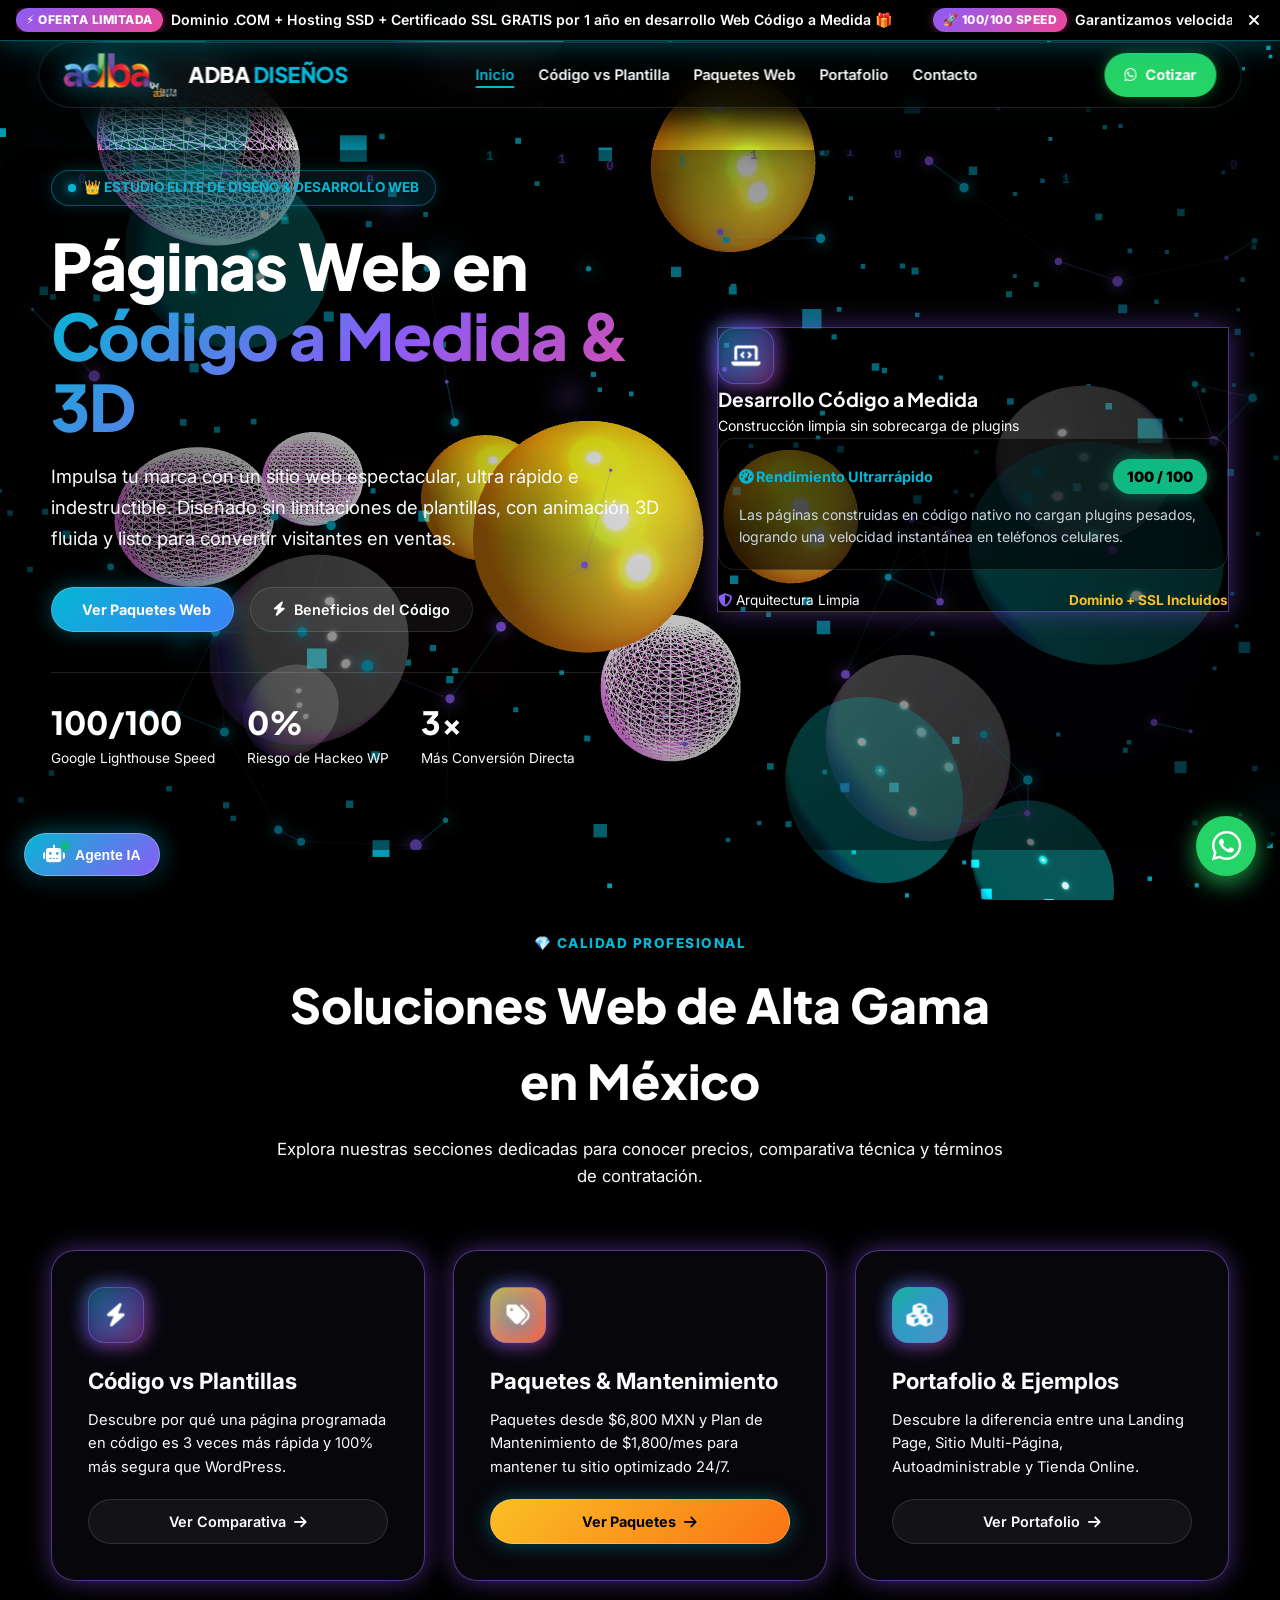
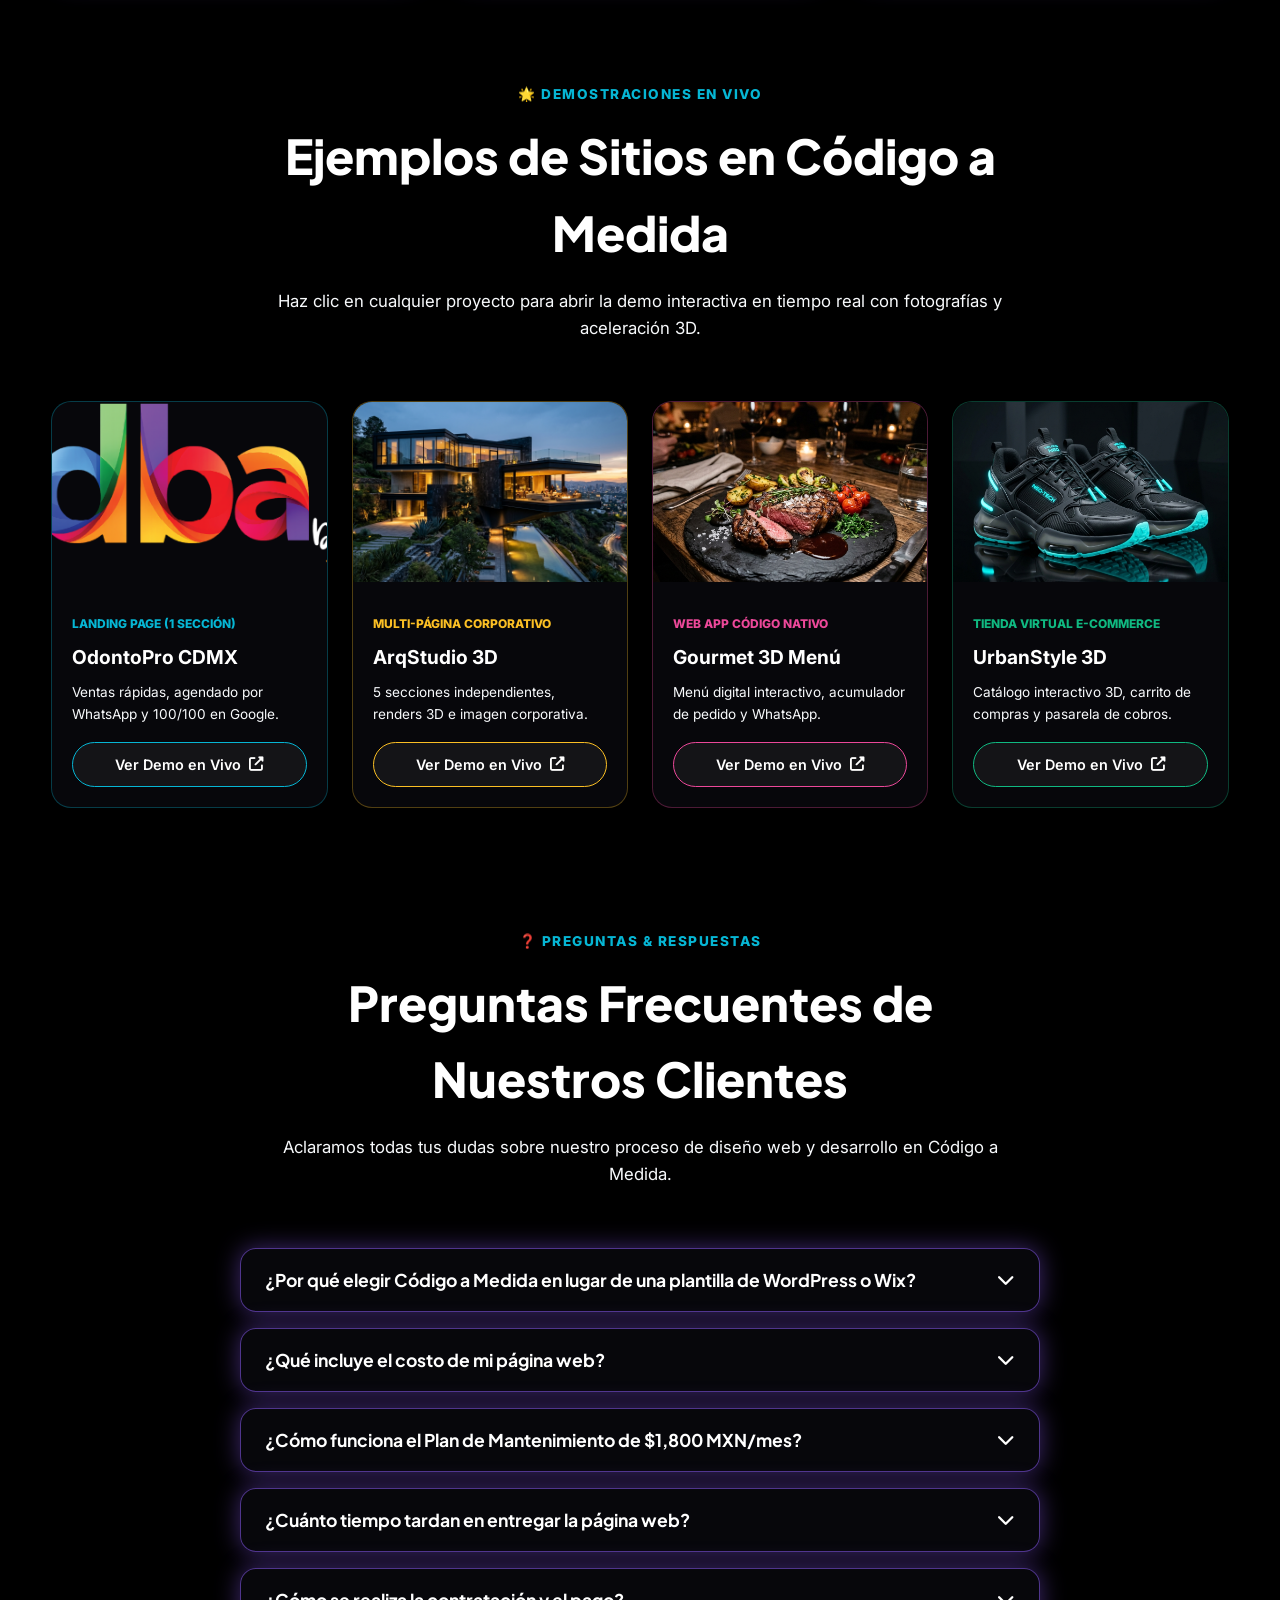
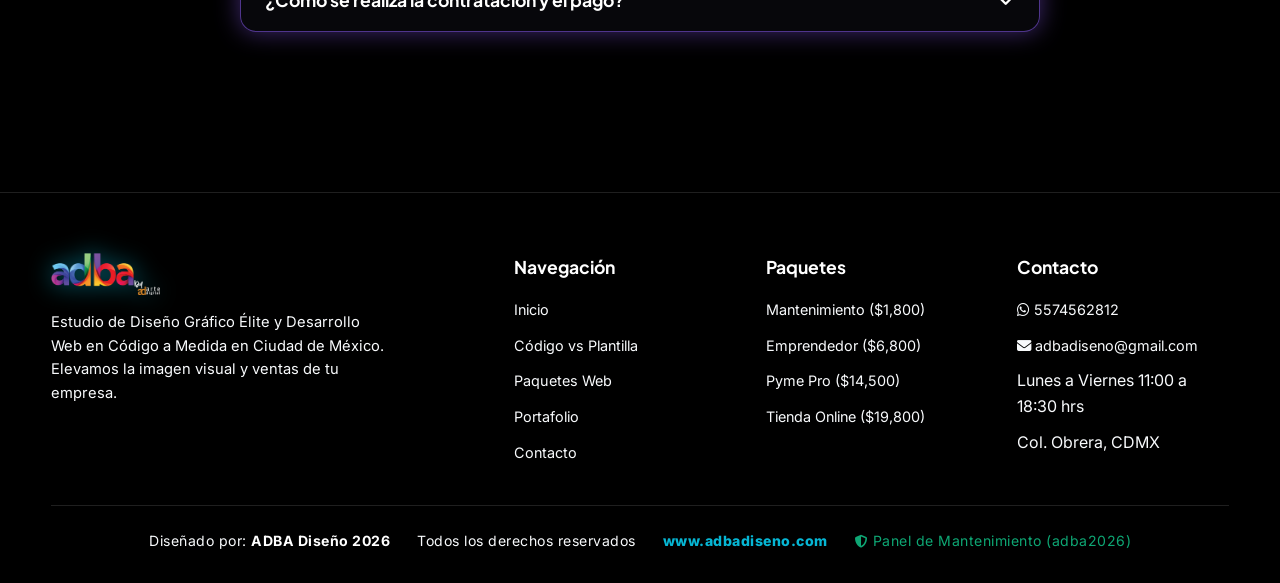
<file: index.html>
<!DOCTYPE html>
<html lang="es">
<head>
  <meta charset="UTF-8">
  <meta name="viewport" content="width=device-width, initial-scale=1.0">
  <title>Diseño & Desarrollo Web 3D en Código a Medida | ADBA Diseños CDMX</title>
  <meta name="description" content="Estudio de Diseño Gráfico Élite y Desarrollo Web Profesional 100% en Código a Medida con Efectos 3D e Inteligencia Artificial en Ciudad de México.">
  <meta name="keywords" content="diseño web cdmx, desarrollo web mexico, codigo a medida, desarrollo web 3d, paginas web profesionales, agencia diseño web cdmx, landing page mexico, ecommerce cdmx, creacion de paginas web, sitios web tres.js">
  <meta name="robots" content="index, follow, max-image-preview:large, max-snippet:-1, max-video-preview:-1">
  <meta name="author" content="ADBA Diseños Web & 3D">

  <!-- Geo Tags para SEO Local CDMX -->
  <meta name="geo.region" content="MX-DIF">
  <meta name="geo.placename" content="Ciudad de México">
  <meta name="geo.position" content="19.4124;-99.1415">
  <meta name="ICBM" content="19.4124, -99.1415">

  <!-- Canonical URL -->
  <link rel="canonical" href="https://adbadisenos.com/">

  <!-- OpenGraph Metadata (Facebook / WhatsApp / LinkedIn) -->
  <meta property="og:locale" content="es_MX">
  <meta property="og:type" content="website">
  <meta property="og:title" content="Diseño & Desarrollo Web 3D en Código a Medida | ADBA Diseños CDMX">
  <meta property="og:description" content="Desarrollo Web Élite en Código Puro con Efectos 3D Interactive WebGL y Agentes de IA en México. Sin plantillas de WordPress.">
  <meta property="og:url" content="https://adbadisenos.com/">
  <meta property="og:site_name" content="ADBA Diseños Web & 3D">
  <meta property="og:image" content="https://adbadisenos.com/assets/images/logo.png?v=2026v3">
  <meta property="og:image:width" content="1200">
  <meta property="og:image:height" content="630">

  <!-- Twitter Cards -->
  <meta name="twitter:card" content="summary_large_image">
  <meta name="twitter:title" content="Diseño & Desarrollo Web 3D en Código a Medida | ADBA Diseños CDMX">
  <meta name="twitter:description" content="Estudio de Desarrollo Web Élite en Código Puro con Efectos 3D y Agentes de IA en México.">
  <meta name="twitter:image" content="https://adbadisenos.com/assets/images/logo.png?v=2026v3">

  <!-- Schema.org JSON-LD (Datos Estructurados para Google) -->
  <script type="application/ld+json">
  {
    "@context": "https://schema.org",
    "@graph": [
      {
        "@type": "ProfessionalService",
        "@id": "https://adbadisenos.com/#organization",
        "name": "ADBA Diseños Web & 3D",
        "url": "https://adbadisenos.com/",
        "logo": "https://adbadisenos.com/assets/images/logo.png?v=2026v3",
        "image": "https://adbadisenos.com/assets/images/logo.png?v=2026v3",
        "description": "Estudio de Diseño Gráfico Élite y Desarrollo Web Profesional 100% en Código a Medida con Efectos 3D e IA en CDMX.",
        "telephone": "+525574562812",
        "priceRange": "$$$",
        "address": {
          "@type": "PostalAddress",
          "streetAddress": "Colonia Obrera",
          "addressLocality": "Cuauhtémoc",
          "addressRegion": "CDMX",
          "postalCode": "06800",
          "addressCountry": "MX"
        },
        "geo": {
          "@type": "GeoCoordinates",
          "latitude": 19.4124,
          "longitude": -99.1415
        },
        "openingHoursSpecification": {
          "@type": "OpeningHoursSpecification",
          "dayOfWeek": ["Monday", "Tuesday", "Wednesday", "Thursday", "Friday"],
          "opens": "11:00",
          "closes": "18:30"
        },
        "sameAs": [
          "https://wa.me/525574562812"
        ],
        "hasOfferCatalog": {
          "@type": "OfferCatalog",
          "name": "Paquetes de Desarrollo Web Código a Medida",
          "itemListElement": [
            {
              "@type": "Offer",
              "itemOffered": {
                "@type": "Service",
                "name": "Paquete Emprendedor (Landing Page)"
              },
              "price": "6800",
              "priceCurrency": "MXN"
            },
            {
              "@type": "Offer",
              "itemOffered": {
                "@type": "Service",
                "name": "Paquete Pyme Pro (Multi-Página + IA)"
              },
              "price": "14500",
              "priceCurrency": "MXN"
            },
            {
              "@type": "Offer",
              "itemOffered": {
                "@type": "Service",
                "name": "Paquete Tienda Online Pyme"
              },
              "price": "19800",
              "priceCurrency": "MXN"
            },
            {
              "@type": "Offer",
              "itemOffered": {
                "@type": "Service",
                "name": "Paquete E-Commerce Pro 3D"
              },
              "price": "28500",
              "priceCurrency": "MXN"
            }
          ]
        }
      },
      {
        "@type": "WebSite",
        "@id": "https://adbadisenos.com/#website",
        "url": "https://adbadisenos.com/",
        "name": "ADBA Diseños Web & 3D",
        "publisher": {
          "@id": "https://adbadisenos.com/#organization"
        },
        "inLanguage": "es-MX"
      }
    ]
  }
  </script>

  <!-- Google Fonts -->
  <link rel="preconnect" href="https://fonts.googleapis.com">
  <link rel="preconnect" href="https://fonts.gstatic.com" crossorigin>
  <link href="https://fonts.googleapis.com/css2?family=Inter:wght@400;500;600;700&family=Plus+Jakarta+Sans:wght@700;800;900&display=swap" rel="stylesheet">

  <!-- FontAwesome Icons -->
  <link rel="stylesheet" href="https://cdnjs.cloudflare.com/ajax/libs/font-awesome/6.5.1/css/all.min.css">

  <!-- Stylesheet -->
  <link rel="stylesheet" href="assets/css/styles.css?v=2026v3">
</head>
<body>

  <!-- FIXED 3D CANVAS FOR ALL PAGES -->
  <canvas id="bg-3d-canvas"></canvas>

  <!-- Ambient Glow Lights -->
  <div class="ambient-glow glow-1"></div>
  <div class="ambient-glow glow-2"></div>
  <div class="ambient-glow glow-3"></div>

  <!-- 1. CINTILLO EDITABLE DE PROMOCIONES -->
  <div id="cintillo-banner" class="cintillo-wrapper">
    <div class="cintillo-content">
      <div class="cintillo-ticker">
        <div class="cintillo-track">
          <div class="cintillo-item">
            <span class="cintillo-badge" data-cms-key="cintillo_badge_1">⚡ Oferta Limitada</span>
            <span data-cms-key="cintillo_text_1">Dominio .COM + Hosting SSD + Certificado SSL GRATIS por 1 año en desarrollo Web Código a Medida 🎁</span>
          </div>
          <div class="cintillo-item">
            <span class="cintillo-badge" data-cms-key="cintillo_badge_2">🚀 100/100 Speed</span>
            <span data-cms-key="cintillo_text_2">Garantizamos velocidad ultrarrápida en móviles y Google Lighthouse 💯</span>
          </div>
          <div class="cintillo-item">
            <span class="cintillo-badge" data-cms-key="cintillo_badge_3">📞 Atención Directa</span>
            <span data-cms-key="cintillo_text_3">WhatsApp 5574562812 en Col. Obrera, CDMX | Lunes a Viernes 11:00 a 18:30 hrs 🇲🇽</span>
          </div>
        </div>
      </div>
      <button type="button" id="btn-close-cintillo" class="cintillo-close" title="Cerrar Cintillo">
        <i class="fas fa-times"></i>
      </button>
    </div>
  </div>

  <!-- 2. HEADER & NAVBAR MULTIPÁGINA -->
  <header class="header-nav">
    <a href="index.html" class="brand-logo">
      <img src="assets/images/logo.png?v=2026v3" alt="ADBA Diseños Logo" style="height:44px; width:auto;">
      <span class="logo-text" style="font-family:var(--font-heading); font-weight:800; font-size:1.35rem; color:#fff; letter-spacing:-0.5px;">ADBA <span class="logo-highlight" style="color:var(--adba-cyan);">DISEÑOS</span></span>
    </a>

    <nav>
      <ul class="nav-menu" id="nav-menu">
        <li><a href="index.html" class="nav-link active">Inicio</a></li>
        <li><a href="codigo-vs-plantilla.html" class="nav-link">Código vs Plantilla</a></li>
        <li><a href="paquetes.html" class="nav-link">Paquetes Web</a></li>
        <li><a href="portafolio.html" class="nav-link">Portafolio</a></li>
        <li><a href="contacto.html" class="nav-link">Contacto</a></li>
      </ul>
    </nav>

    <div class="header-actions">
      <a href="https://wa.me/525574562812?text=Hola%20ADBA%20Dise%C3%B1os,%20quiero%20cotizar%20mi%20p%C3%A1gina%20web%20en%20C%C3%B3digo%20a%20Medida" target="_blank" class="btn-whatsapp">
        <i class="fab fa-whatsapp"></i> Cotizar
      </a>
      <button class="mobile-toggle" id="mobile-toggle"><i class="fas fa-bars"></i></button>
    </div>
  </header>

  <main>

    <!-- 3. HERO SECTION INICIO CON VIDEO DE INFORMÁTICA / TECH DE FONDO -->
    <section class="hero-section">
      <!-- Video / Tech Canvas Background de Informática / Cyber Tech Loop -->
      <div class="hero-video-wrapper">
        <canvas id="tech-hero-canvas"></canvas>
        <div class="hero-video-overlay"></div>
      </div>
      <div class="container">
        <div class="hero-grid">
          <div class="hero-content">
            <div class="hero-badge">
              <span class="pulse-dot"></span> 👑 ESTUDIO ELITE DE DISEÑO & DESARROLLO WEB
            </div>

            <h1 class="hero-title">
              Páginas Web en <span class="gradient-text">Código a Medida & 3D</span>
            </h1>

            <p class="hero-desc">
              Impulsa tu marca con un sitio web espectacular, ultra rápido e indestructible. Diseñado sin limitaciones de plantillas, con animación 3D fluida y listo para convertir visitantes en ventas.
            </p>

            <div class="hero-actions">
              <a href="paquetes.html" class="btn-primary">
                <i class="fas fa-sparkles"></i> Ver Paquetes Web
              </a>
              <a href="codigo-vs-plantilla.html" class="btn-secondary">
                <i class="fas fa-bolt"></i> Beneficios del Código
              </a>
            </div>

            <div class="hero-stats">
              <div class="stat-item">
                <h4>100/100</h4>
                <p>Google Lighthouse Speed</p>
              </div>
              <div class="stat-item">
                <h4>0%</h4>
                <p>Riesgo de Hackeo WP</p>
              </div>
              <div class="stat-item">
                <h4>3x</h4>
                <p>Más Conversión Directa</p>
              </div>
            </div>
          </div>

          <!-- Hero Glass Card Stage -->
          <div class="tilt-card-wrapper">
            <div class="tilt-card">
              <div class="card-3d-badge">
                <div class="icon-3d-box">
                  <i class="fas fa-laptop-code"></i>
                </div>
                <div>
                  <h3 style="color:#fff; font-size:1.2rem; font-family:var(--font-heading);">Desarrollo Código a Medida</h3>
                  <p style="color:var(--text-muted); font-size:0.88rem;">Construcción limpia sin sobrecarga de plugins</p>
                </div>
              </div>

              <div style="background:rgba(0,0,0,0.6); border:1px solid var(--border-glass); border-radius:var(--radius-md); padding:20px; margin-bottom:20px;">
                <div style="display:flex; justify-content:space-between; align-items:center; margin-bottom:10px;">
                  <span style="color:var(--adba-cyan); font-weight:700; font-size:0.9rem;"><i class="fas fa-tachometer-alt"></i> Rendimiento Ultrarrápido</span>
                  <span class="lighthouse-score-badge">100 / 100</span>
                </div>
                <p style="color:#cbd5e1; font-size:0.88rem;">
                  Las páginas construidas en código nativo no cargan plugins pesados, logrando una velocidad instantánea en teléfonos celulares.
                </p>
              </div>

              <div style="display:flex; justify-content:space-between; align-items:center;">
                <span style="color:var(--text-muted); font-size:0.85rem;"><i class="fas fa-shield-alt" style="color:var(--adba-purple);"></i> Arquitectura Limpia</span>
                <span style="color:var(--adba-gold); font-size:0.85rem; font-weight:700;">Dominio + SSL Incluidos</span>
              </div>
            </div>
          </div>

        </div>
      </div>
    </section>

    <!-- 4. RESUMEN DE BENEFICIOS & ACCESO A SECCIONES -->
    <section class="section">
      <div class="container">
        <div class="section-header">
          <span class="section-tag">💎 Calidad Profesional</span>
          <h2 class="section-title">Soluciones Web de Alta Gama en México</h2>
          <p class="section-subtitle">Explora nuestras secciones dedicadas para conocer precios, comparativa técnica y términos de contratación.</p>
        </div>

        <div style="display:grid; grid-template-columns:repeat(auto-fit, minmax(280px, 1fr)); gap:28px;">
          <div class="comp-card" style="background:var(--bg-card); border:1px solid var(--border-glass);">
            <div class="icon-3d-box" style="margin-bottom:20px;"><i class="fas fa-bolt"></i></div>
            <h3 style="color:#fff; font-size:1.4rem; margin-bottom:10px;">Código vs Plantillas</h3>
            <p style="color:var(--text-muted); font-size:0.92rem; margin-bottom:20px;">Descubre por qué una página programada en código es 3 veces más rápida y 100% más segura que WordPress.</p>
            <a href="codigo-vs-plantilla.html" class="btn-secondary" style="width:100%; justify-content:center;">Ver Comparativa <i class="fas fa-arrow-right"></i></a>
          </div>

          <div class="comp-card" style="background:var(--bg-card); border:1px solid var(--adba-gold);">
            <div class="icon-3d-box" style="margin-bottom:20px; background:var(--grad-gold-orange);"><i class="fas fa-tags"></i></div>
            <h3 style="color:#fff; font-size:1.4rem; margin-bottom:10px;">Paquetes & Mantenimiento</h3>
            <p style="color:var(--text-muted); font-size:0.92rem; margin-bottom:20px;">Paquetes desde $6,800 MXN y Plan de Mantenimiento de $1,800/mes para mantener tu sitio optimizado 24/7.</p>
            <a href="paquetes.html" class="btn-primary" style="width:100%; justify-content:center; background:var(--grad-gold-orange); color:#000;">Ver Paquetes <i class="fas fa-arrow-right"></i></a>
          </div>

          <div class="comp-card" style="background:var(--bg-card); border:1px solid var(--border-glass);">
            <div class="icon-3d-box" style="margin-bottom:20px; background:linear-gradient(135deg,#10b981,#06b6d4);"><i class="fas fa-cubes"></i></div>
            <h3 style="color:#fff; font-size:1.4rem; margin-bottom:10px;">Portafolio & Ejemplos</h3>
            <p style="color:var(--text-muted); font-size:0.92rem; margin-bottom:20px;">Descubre la diferencia entre una Landing Page, Sitio Multi-Página, Autoadministrable y Tienda Online.</p>
            <a href="portafolio.html" class="btn-secondary" style="width:100%; justify-content:center;">Ver Portafolio <i class="fas fa-arrow-right"></i></a>
          </div>
        </div>

      </div>
    </section>

    <!-- SECCIÓN DE DEMOS DESTACADOS CON FOTOGRAFÍAS REALES -->
    <section class="section" style="padding-top:20px;">
      <div class="container">
        <div class="section-header">
          <span class="section-tag">🌟 DEMOSTRACIONES EN VIVO</span>
          <h2 class="section-title">Ejemplos de Sitios en Código a Medida</h2>
          <p class="section-subtitle">Haz clic en cualquier proyecto para abrir la demo interactiva en tiempo real con fotografías y aceleración 3D.</p>
        </div>

        <div style="display:grid; grid-template-columns:repeat(auto-fit, minmax(260px, 1fr)); gap:24px;">
          <!-- Demo 1 -->
          <div style="background:var(--bg-card); border:1px solid rgba(6,182,212,0.3); border-radius:20px; overflow:hidden; transition:0.3s;" onmouseover="this.style.borderColor='#06b6d4'" onmouseout="this.style.borderColor='rgba(6,182,212,0.3)'">
            <img src="assets/images/logo.png?v=2026v3" alt="Demo Landing Dental" style="width:100%; height:180px; object-fit:cover;">
            <div style="padding:20px;">
              <span style="color:var(--adba-cyan); font-size:0.75rem; font-weight:800; text-transform:uppercase;">Landing Page (1 Sección)</span>
              <h3 style="color:#fff; font-size:1.2rem; margin:6px 0 10px;">OdontoPro CDMX</h3>
              <p style="color:var(--text-muted); font-size:0.85rem; margin-bottom:16px;">Ventas rápidas, agendado por WhatsApp y 100/100 en Google.</p>
              <a href="demos/landing-dental.html" target="_blank" class="btn-secondary" style="width:100%; justify-content:center; border-color:var(--adba-cyan);">Ver Demo en Vivo <i class="fas fa-external-link-alt"></i></a>
            </div>
          </div>

          <!-- Demo 2 -->
          <div style="background:var(--bg-card); border:1px solid rgba(251,191,36,0.3); border-radius:20px; overflow:hidden; transition:0.3s;" onmouseover="this.style.borderColor='#fbbf24'" onmouseout="this.style.borderColor='rgba(251,191,36,0.3)'">
            <img src="assets/images/arq-villa.jpg" alt="Demo ArqStudio Corporativo" style="width:100%; height:180px; object-fit:cover;">
            <div style="padding:20px;">
              <span style="color:var(--adba-gold); font-size:0.75rem; font-weight:800; text-transform:uppercase;">Multi-Página Corporativo</span>
              <h3 style="color:#fff; font-size:1.2rem; margin:6px 0 10px;">ArqStudio 3D</h3>
              <p style="color:var(--text-muted); font-size:0.85rem; margin-bottom:16px;">5 secciones independientes, renders 3D e imagen corporativa.</p>
              <a href="demos/multipagina-arquitectura.html" target="_blank" class="btn-secondary" style="width:100%; justify-content:center; border-color:var(--adba-gold);">Ver Demo en Vivo <i class="fas fa-external-link-alt"></i></a>
            </div>
          </div>

          <!-- Demo 3 -->
          <div style="background:var(--bg-card); border:1px solid rgba(236,72,153,0.3); border-radius:20px; overflow:hidden; transition:0.3s;" onmouseover="this.style.borderColor='#ec4899'" onmouseout="this.style.borderColor='rgba(236,72,153,0.3)'">
            <img src="assets/images/gourmet-ribeye.jpg" alt="Demo WebApp Gourmet" style="width:100%; height:180px; object-fit:cover;">
            <div style="padding:20px;">
              <span style="color:var(--adba-magenta); font-size:0.75rem; font-weight:800; text-transform:uppercase;">Web App Código Nativo</span>
              <h3 style="color:#fff; font-size:1.2rem; margin:6px 0 10px;">Gourmet 3D Menú</h3>
              <p style="color:var(--text-muted); font-size:0.85rem; margin-bottom:16px;">Menú digital interactivo, acumulador de pedido y WhatsApp.</p>
              <a href="demos/webapp-restaurante.html" target="_blank" class="btn-secondary" style="width:100%; justify-content:center; border-color:var(--adba-magenta);">Ver Demo en Vivo <i class="fas fa-external-link-alt"></i></a>
            </div>
          </div>

          <!-- Demo 4 -->
          <div style="background:var(--bg-card); border:1px solid rgba(16,185,129,0.3); border-radius:20px; overflow:hidden; transition:0.3s;" onmouseover="this.style.borderColor='#10b981'" onmouseout="this.style.borderColor='rgba(16,185,129,0.3)'">
            <img src="assets/images/sneakers-black.jpg" alt="Demo E-Commerce Sneakers" style="width:100%; height:180px; object-fit:cover;">
            <div style="padding:20px;">
              <span style="color:var(--adba-green); font-size:0.75rem; font-weight:800; text-transform:uppercase;">Tienda Virtual E-Commerce</span>
              <h3 style="color:#fff; font-size:1.2rem; margin:6px 0 10px;">UrbanStyle 3D</h3>
              <p style="color:var(--text-muted); font-size:0.85rem; margin-bottom:16px;">Catálogo interactivo 3D, carrito de compras y pasarela de cobros.</p>
              <a href="demos/tienda-calzado.html" target="_blank" class="btn-secondary" style="width:100%; justify-content:center; border-color:var(--adba-green);">Ver Demo en Vivo <i class="fas fa-external-link-alt"></i></a>
            </div>
          </div>
        </div>
      </div>
    </section>

    <!-- SECCIÓN DE PREGUNTAS Y RESPUESTAS FRECUENTES (FAQ) -->
    <section class="section" style="padding-top:40px;">
      <div class="container">
        <div class="section-header">
          <span class="section-tag">❓ PREGUNTAS & RESPUESTAS</span>
          <h2 class="section-title">Preguntas Frecuentes de Nuestros Clientes</h2>
          <p class="section-subtitle">Aclaramos todas tus dudas sobre nuestro proceso de diseño web y desarrollo en Código a Medida.</p>
        </div>

        <div class="faq-grid">
          <div class="faq-item">
            <button class="faq-question">
              <span>¿Por qué elegir Código a Medida en lugar de una plantilla de WordPress o Wix?</span>
              <i class="fas fa-chevron-down faq-icon"></i>
            </button>
            <div class="faq-answer">
              Las páginas en <strong>Código a Medida</strong> cargan en menos de 1 segundo (100/100 en Google Lighthouse), **tienen 0% riesgo de hackeo** (sin base de datos MySQL ni plugins vulnerables) y no requieren pagos anuales de licencias obligatorias como Elementor o WP Rocket.
            </div>
          </div>

          <div class="faq-item">
            <button class="faq-question">
              <span>¿Qué incluye el costo de mi página web?</span>
              <i class="fas fa-chevron-down faq-icon"></i>
            </button>
            <div class="faq-answer">
              Todos los paquetes de ADBA Diseños incluyen: diseño e interacción 3D, desarrollo 100% responsivo para celulares y tablets, botón directo a WhatsApp, **Dominio .COM o .COM.MX gratis por 1 año**, servidor **Hosting SSD de alta velocidad** y **Certificado de Seguridad SSL gratis por 1 año**.
            </div>
          </div>

          <div class="faq-item">
            <button class="faq-question">
              <span>¿Cómo funciona el Plan de Mantenimiento de $1,800 MXN/mes?</span>
              <i class="fas fa-chevron-down faq-icon"></i>
            </button>
            <div class="faq-answer">
              Es un servicio opcional para despreocuparte del sitio. Por **$1,800 MXN al mes** realizamos cambios menores de texto o fotografías mensuales, monitoreo de seguridad 24/7, respaldos semanales en la nube y soporte técnico prioritario por WhatsApp.
            </div>
          </div>

          <div class="faq-item">
            <button class="faq-question">
              <span>¿Cuánto tiempo tardan en entregar la página web?</span>
              <i class="fas fa-chevron-down faq-icon"></i>
            </button>
            <div class="faq-answer">
              Los sitios informativos (Presencia Emprendedor & Pyme Pro) se entregan en <strong>3 a 5 días hábiles</strong>. Tiendas virtuales E-Commerce se entregan en <strong>7 a 12 días hábiles</strong> contados a partir de recibir los textos e imágenes.
            </div>
          </div>

          <div class="faq-item">
            <button class="faq-question">
              <span>¿Cómo se realiza la contratación y el pago?</span>
              <i class="fas fa-chevron-down faq-icon"></i>
            </button>
            <div class="faq-answer">
              Requerimos un <strong>50% de anticipo</strong> para ingresar el desarrollo a producción. El <strong>50% restante se liquida al entregar y probar la página terminada</strong> antes de conectarla a tu dominio oficial. Aceptamos transferencia bancaria SPEI, depósito en OXXO y tarjeta de crédito/débito.
            </div>
          </div>
        </div>
      </div>
    </section>

  </main>

  <!-- FOOTER MULTIPÁGINA -->
  <footer class="site-footer">
    <div class="container">
      <div class="footer-grid">
        <div class="footer-brand">
          <a href="index.html" class="brand-logo">
            <img src="assets/images/logo.png?v=2026v3" alt="ADBA Diseños Logo">
          </a>
          <p>Estudio de Diseño Gráfico Élite y Desarrollo Web en Código a Medida en Ciudad de México. Elevamos la imagen visual y ventas de tu empresa.</p>
        </div>

        <div>
          <h4 class="footer-title">Navegación</h4>
          <ul class="footer-links">
            <li><a href="index.html">Inicio</a></li>
            <li><a href="codigo-vs-plantilla.html">Código vs Plantilla</a></li>
            <li><a href="paquetes.html">Paquetes Web</a></li>
            <li><a href="portafolio.html">Portafolio</a></li>
            <li><a href="contacto.html">Contacto</a></li>
          </ul>
        </div>

        <div>
          <h4 class="footer-title">Paquetes</h4>
          <ul class="footer-links">
            <li><a href="paquetes.html">Mantenimiento ($1,800)</a></li>
            <li><a href="paquetes.html">Emprendedor ($6,800)</a></li>
            <li><a href="paquetes.html">Pyme Pro ($14,500)</a></li>
            <li><a href="paquetes.html">Tienda Online ($19,800)</a></li>
          </ul>
        </div>

        <div>
          <h4 class="footer-title">Contacto</h4>
          <ul class="footer-links">
            <li><a href="https://wa.me/525574562812" target="_blank"><i class="fab fa-whatsapp"></i> 5574562812</a></li>
            <li><a href="mailto:adbadiseno@gmail.com"><i class="fas fa-envelope"></i> adbadiseno@gmail.com</a></li>
            <li><span>Lunes a Viernes 11:00 a 18:30 hrs</span></li>
            <li><span>Col. Obrera, CDMX</span></li>
          </ul>
        </div>
      </div>

      <div class="footer-bottom">
        <p>Diseñado por: <a href="index.html" class="footer-brand-link">ADBA Diseño 2026</a> &nbsp;&nbsp;&nbsp;&nbsp; Todos los derechos reservados &nbsp;&nbsp;&nbsp;&nbsp; <a href="index.html" class="footer-domain-link">www.adbadiseno.com</a> &nbsp;&nbsp;&nbsp;&nbsp; <a href="javascript:void(0)" onclick="window.adbaAdmin && window.adbaAdmin.requestAccess()" style="color:#10b981; opacity:0.9; text-decoration:none;"><i class="fas fa-shield-alt" style="font-size:0.8rem;"></i> Panel de Mantenimiento (adba2026)</a></p>
      </div>
    </div>
  </footer>

  <!-- Three.js CDN Library -->
  <script src="assets/js/three.min.js"></script>

  <!-- Application Scripts -->
  <script src="assets/js/tech-bg.js?v=2026v3"></script>
  <script src="assets/js/hero-3d.js?v=2026v3"></script>
  <script src="assets/js/admin-editor.js?v=2026v3"></script>
  <script src="assets/js/app.js?v=2026v3"></script>
  <script src="assets/js/ai-agent.js?v=2026v3"></script>

  <!-- Floating WhatsApp Action Button -->
  <a href="https://wa.me/525574562812?text=Hola%20ADBA%20Dise%C3%B1os,%20quiero%20cotizar%20mi%20p%C3%A1gina%20web%20en%20C%C3%B3digo%20a%20Medida" target="_blank" class="whatsapp-floating-fab" title="Chat directo por WhatsApp">
    <i class="fab fa-whatsapp"></i>
  </a>

</body>
</html>
</file>
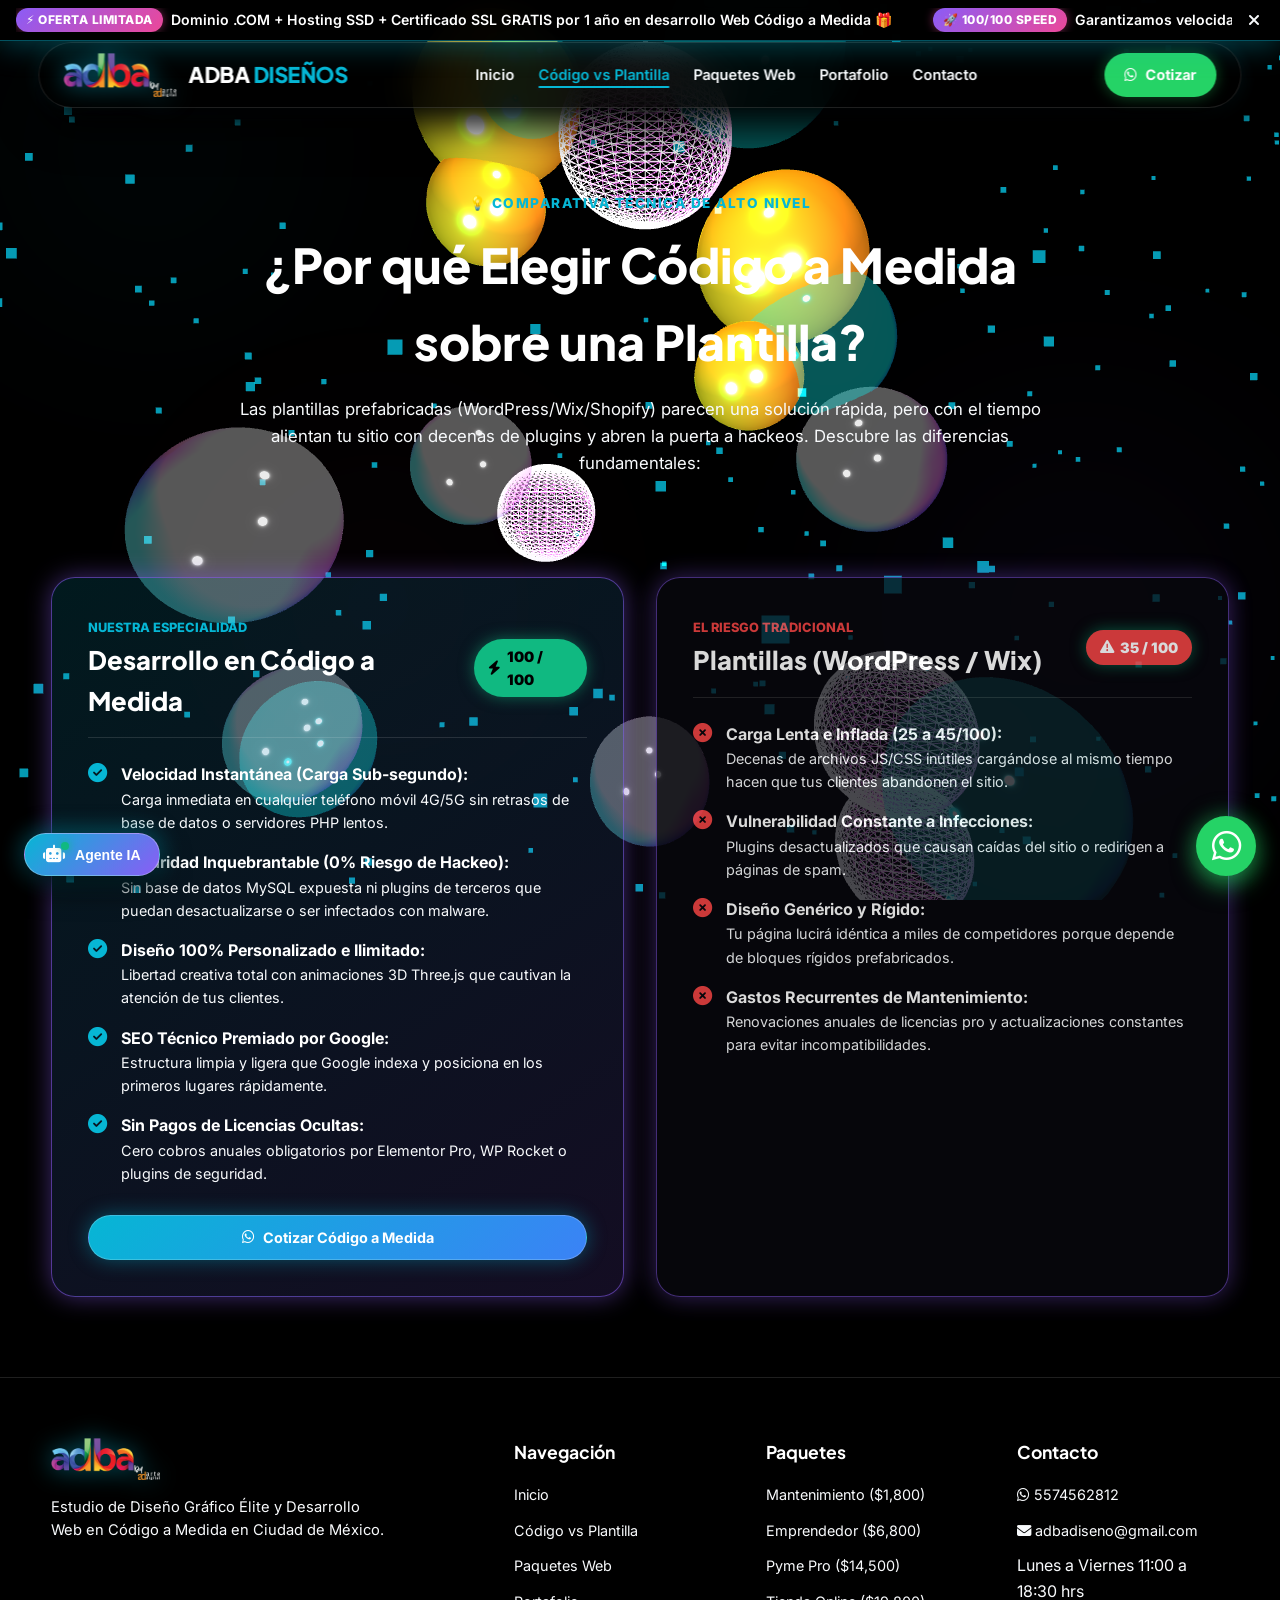
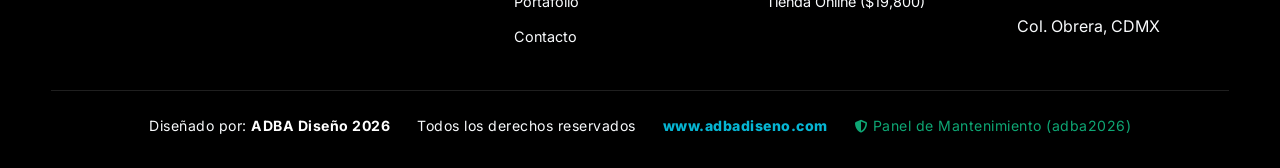
<file: codigo-vs-plantilla.html>
<!DOCTYPE html>
<html lang="es">
<head>
  <meta charset="UTF-8">
  <meta name="viewport" content="width=device-width, initial-scale=1.0">
  <title>Código a Medida vs Plantillas (WordPress/Wix) | ADBA Diseños CDMX</title>
  <meta name="description" content="Descubre por qué el desarrollo en Código a Medida supera a las plantillas prefabricadas: 100/100 velocidad Lighthouse, mayor seguridad y mejor SEO en Google.">
  <meta name="keywords" content="codigo a medida vs wordpress, desventajas wordpress, beneficios desarrollo a medida, velocidad sitio web lighthouse, programacion web cdmx">
  <meta name="robots" content="index, follow">
  <meta name="author" content="ADBA Diseños Web & 3D">

  <!-- Geo Tags -->
  <meta name="geo.region" content="MX-DIF">
  <meta name="geo.placename" content="Ciudad de México">
  <meta name="geo.position" content="19.4124;-99.1415">
  <meta name="ICBM" content="19.4124, -99.1415">

  <link rel="canonical" href="https://adbadisenos.com/codigo-vs-plantilla.html">

  <!-- OpenGraph -->
  <meta property="og:locale" content="es_MX">
  <meta property="og:type" content="article">
  <meta property="og:title" content="Código a Medida vs Plantillas (WordPress/Wix) | ADBA Diseños CDMX">
  <meta property="og:description" content="Comparativa técnica: ¿Por qué el código puro genera más ventas y mejor posicionamiento SEO en Google?">
  <meta property="og:url" content="https://adbadisenos.com/codigo-vs-plantilla.html">
  <meta property="og:site_name" content="ADBA Diseños Web & 3D">
  <meta property="og:image" content="https://adbadisenos.com/assets/images/logo.png?v=2026v3">

  <!-- Schema.org JSON-LD -->
  <script type="application/ld+json">
  {
    "@context": "https://schema.org",
    "@type": "TechArticle",
    "headline": "Código a Medida vs Plantillas Prefabricadas",
    "description": "Análisis comparativo de rendimiento, velocidad y seguridad entre código limpio a medida y sistemas de plantillas.",
    "url": "https://adbadisenos.com/codigo-vs-plantilla.html",
    "author": {
      "@type": "Organization",
      "name": "ADBA Diseños Web & 3D"
    }
  }
  </script>

  <!-- Google Fonts -->
  <link rel="preconnect" href="https://fonts.googleapis.com">
  <link rel="preconnect" href="https://fonts.gstatic.com" crossorigin>
  <link href="https://fonts.googleapis.com/css2?family=Inter:wght@400;500;600;700&family=Plus+Jakarta+Sans:wght@700;800;900&display=swap" rel="stylesheet">

  <!-- FontAwesome Icons -->
  <link rel="stylesheet" href="https://cdnjs.cloudflare.com/ajax/libs/font-awesome/6.5.1/css/all.min.css">

  <!-- Stylesheet -->
  <link rel="stylesheet" href="assets/css/styles.css?v=2026v3">
</head>
<body>

  <!-- FIXED 3D CANVAS FOR ALL PAGES -->
  <canvas id="bg-3d-canvas"></canvas>

  <!-- Ambient Glow Lights -->
  <div class="ambient-glow glow-1"></div>
  <div class="ambient-glow glow-2"></div>
  <div class="ambient-glow glow-3"></div>

  <!-- 1. CINTILLO EDITABLE DE PROMOCIONES -->
  <div id="cintillo-banner" class="cintillo-wrapper">
    <div class="cintillo-content">
      <div class="cintillo-ticker">
        <div class="cintillo-track">
          <div class="cintillo-item">
            <span class="cintillo-badge" data-cms-key="cintillo_badge_1">⚡ Oferta Limitada</span>
            <span data-cms-key="cintillo_text_1">Dominio .COM + Hosting SSD + Certificado SSL GRATIS por 1 año en desarrollo Web Código a Medida 🎁</span>
          </div>
          <div class="cintillo-item">
            <span class="cintillo-badge" data-cms-key="cintillo_badge_2">🚀 100/100 Speed</span>
            <span data-cms-key="cintillo_text_2">Garantizamos velocidad ultrarrápida en móviles y Google Lighthouse 💯</span>
          </div>
          <div class="cintillo-item">
            <span class="cintillo-badge" data-cms-key="cintillo_badge_3">📞 Atención Directa</span>
            <span data-cms-key="cintillo_text_3">WhatsApp 5574562812 en Col. Obrera, CDMX | Lunes a Viernes 11:00 a 18:30 hrs 🇲🇽</span>
          </div>
        </div>
      </div>
      <button type="button" id="btn-close-cintillo" class="cintillo-close" title="Cerrar Cintillo">
        <i class="fas fa-times"></i>
      </button>
    </div>
  </div>

  <!-- 2. HEADER & NAVBAR MULTIPÁGINA -->
  <header class="header-nav">
    <a href="index.html" class="brand-logo">
      <img src="assets/images/logo.png?v=2026v3" alt="ADBA Diseños Logo" style="height:44px; width:auto;">
      <span class="logo-text" style="font-family:var(--font-heading); font-weight:800; font-size:1.35rem; color:#fff; letter-spacing:-0.5px;">ADBA <span class="logo-highlight" style="color:var(--adba-cyan);">DISEÑOS</span></span>
    </a>

    <nav>
      <ul class="nav-menu" id="nav-menu">
        <li><a href="index.html" class="nav-link">Inicio</a></li>
        <li><a href="codigo-vs-plantilla.html" class="nav-link active">Código vs Plantilla</a></li>
        <li><a href="paquetes.html" class="nav-link">Paquetes Web</a></li>
        <li><a href="portafolio.html" class="nav-link">Portafolio</a></li>
        <li><a href="contacto.html" class="nav-link">Contacto</a></li>
      </ul>
    </nav>

    <div class="header-actions">
      <a href="https://wa.me/525574562812?text=Hola%20ADBA%20Dise%C3%B1os,%20quiero%20cotizar%20mi%20p%C3%A1gina%20web%20en%20C%C3%B3digo%20a%20Medida" target="_blank" class="btn-whatsapp">
        <i class="fab fa-whatsapp"></i> Cotizar
      </a>
      <button class="mobile-toggle" id="mobile-toggle"><i class="fas fa-bars"></i></button>
    </div>
  </header>

  <main>
    <div class="container">
      <div class="page-header-banner">
        <span class="section-tag">💡 Comparativa Técnica de Alto Nivel</span>
        <h1 class="section-title">¿Por qué Elegir Código a Medida sobre una Plantilla?</h1>
        <p class="section-subtitle">
          Las plantillas prefabricadas (WordPress/Wix/Shopify) parecen una solución rápida, pero con el tiempo alientan tu sitio con decenas de plugins y abren la puerta a hackeos. Descubre las diferencias fundamentales:
        </p>
      </div>

      <div class="comparison-container">

        <!-- Tarjeta 1: Código a Medida (WINNER) -->
        <div class="comp-card custom-code">
          <div class="comp-header">
            <div>
              <span style="color:var(--adba-cyan); font-size:0.8rem; font-weight:800; text-transform:uppercase;">Nuestra Especialidad</span>
              <h3 class="comp-title">Desarrollo en Código a Medida</h3>
            </div>
            <span class="lighthouse-score-badge"><i class="fas fa-bolt"></i> 100 / 100</span>
          </div>

          <ul class="comp-list">
            <li class="comp-item">
              <i class="fas fa-check-circle"></i>
              <div>
                <strong style="color:#fff;">Velocidad Instantánea (Carga Sub-segundo):</strong>
                <span style="display:block; color:var(--text-muted); font-size:0.9rem;">Carga inmediata en cualquier teléfono móvil 4G/5G sin retrasos de base de datos o servidores PHP lentos.</span>
              </div>
            </li>
            <li class="comp-item">
              <i class="fas fa-check-circle"></i>
              <div>
                <strong style="color:#fff;">Seguridad Inquebrantable (0% Riesgo de Hackeo):</strong>
                <span style="display:block; color:var(--text-muted); font-size:0.9rem;">Sin base de datos MySQL expuesta ni plugins de terceros que puedan desactualizarse o ser infectados con malware.</span>
              </div>
            </li>
            <li class="comp-item">
              <i class="fas fa-check-circle"></i>
              <div>
                <strong style="color:#fff;">Diseño 100% Personalizado e Ilimitado:</strong>
                <span style="display:block; color:var(--text-muted); font-size:0.9rem;">Libertad creativa total con animaciones 3D Three.js que cautivan la atención de tus clientes.</span>
              </div>
            </li>
            <li class="comp-item">
              <i class="fas fa-check-circle"></i>
              <div>
                <strong style="color:#fff;">SEO Técnico Premiado por Google:</strong>
                <span style="display:block; color:var(--text-muted); font-size:0.9rem;">Estructura limpia y ligera que Google indexa y posiciona en los primeros lugares rápidamente.</span>
              </div>
            </li>
            <li class="comp-item">
              <i class="fas fa-check-circle"></i>
              <div>
                <strong style="color:#fff;">Sin Pagos de Licencias Ocultas:</strong>
                <span style="display:block; color:var(--text-muted); font-size:0.9rem;">Cero cobros anuales obligatorios por Elementor Pro, WP Rocket o plugins de seguridad.</span>
              </div>
            </li>
          </ul>

          <div style="margin-top:30px;">
            <a href="https://wa.me/525574562812?text=Hola%20ADBA%20Dise%C3%B1os,%20quiero%20contratar%20una%20p%C3%A1gina%20en%20C%C3%B3digo%20a%20Medida" target="_blank" class="btn-primary" style="width:100%; justify-content:center;">
              <i class="fab fa-whatsapp"></i> Cotizar Código a Medida
            </a>
          </div>
        </div>

        <!-- Tarjeta 2: Plantillas Genéricas (LOSER) -->
        <div class="comp-card template-site">
          <div class="comp-header">
            <div>
              <span style="color:#ef4444; font-size:0.8rem; font-weight:800; text-transform:uppercase;">El Riesgo Tradicional</span>
              <h3 class="comp-title">Plantillas (WordPress / Wix)</h3>
            </div>
            <span class="lighthouse-score-badge lighthouse-score-bad"><i class="fas fa-exclamation-triangle"></i> 35 / 100</span>
          </div>

          <ul class="comp-list">
            <li class="comp-item">
              <i class="fas fa-times-circle"></i>
              <div>
                <strong style="color:#fff;">Carga Lenta e Inflada (25 a 45/100):</strong>
                <span style="display:block; color:var(--text-muted); font-size:0.9rem;">Decenas de archivos JS/CSS inútiles cargándose al mismo tiempo hacen que tus clientes abandonen el sitio.</span>
              </div>
            </li>
            <li class="comp-item">
              <i class="fas fa-times-circle"></i>
              <div>
                <strong style="color:#fff;">Vulnerabilidad Constante a Infecciones:</strong>
                <span style="display:block; color:var(--text-muted); font-size:0.9rem;">Plugins desactualizados que causan caídas del sitio o redirigen a páginas de spam.</span>
              </div>
            </li>
            <li class="comp-item">
              <i class="fas fa-times-circle"></i>
              <div>
                <strong style="color:#fff;">Diseño Genérico y Rígido:</strong>
                <span style="display:block; color:var(--text-muted); font-size:0.9rem;">Tu página lucirá idéntica a miles de competidores porque depende de bloques rígidos prefabricados.</span>
              </div>
            </li>
            <li class="comp-item">
              <i class="fas fa-times-circle"></i>
              <div>
                <strong style="color:#fff;">Gastos Recurrentes de Mantenimiento:</strong>
                <span style="display:block; color:var(--text-muted); font-size:0.9rem;">Renovaciones anuales de licencias pro y actualizaciones constantes para evitar incompatibilidades.</span>
              </div>
            </li>
          </ul>
        </div>

      </div>
    </div>
  </main>

  <!-- FOOTER MULTIPÁGINA -->
  <footer class="site-footer">
    <div class="container">
      <div class="footer-grid">
        <div class="footer-brand">
          <a href="index.html" class="brand-logo">
            <img src="assets/images/logo.png?v=2026v3" alt="ADBA Diseños Logo">
          </a>
          <p>Estudio de Diseño Gráfico Élite y Desarrollo Web en Código a Medida en Ciudad de México.</p>
        </div>

        <div>
          <h4 class="footer-title">Navegación</h4>
          <ul class="footer-links">
            <li><a href="index.html">Inicio</a></li>
            <li><a href="codigo-vs-plantilla.html">Código vs Plantilla</a></li>
            <li><a href="paquetes.html">Paquetes Web</a></li>
            <li><a href="portafolio.html">Portafolio</a></li>
            <li><a href="contacto.html">Contacto</a></li>
          </ul>
        </div>

        <div>
          <h4 class="footer-title">Paquetes</h4>
          <ul class="footer-links">
            <li><a href="paquetes.html">Mantenimiento ($1,800)</a></li>
            <li><a href="paquetes.html">Emprendedor ($6,800)</a></li>
            <li><a href="paquetes.html">Pyme Pro ($14,500)</a></li>
            <li><a href="paquetes.html">Tienda Online ($19,800)</a></li>
          </ul>
        </div>

        <div>
          <h4 class="footer-title">Contacto</h4>
          <ul class="footer-links">
            <li><a href="https://wa.me/525574562812" target="_blank"><i class="fab fa-whatsapp"></i> 5574562812</a></li>
            <li><a href="mailto:adbadiseno@gmail.com"><i class="fas fa-envelope"></i> adbadiseno@gmail.com</a></li>
            <li><span>Lunes a Viernes 11:00 a 18:30 hrs</span></li>
            <li><span>Col. Obrera, CDMX</span></li>
          </ul>
        </div>
      </div>

      <div class="footer-bottom">
        <p>Diseñado por: <a href="index.html" class="footer-brand-link">ADBA Diseño 2026</a> &nbsp;&nbsp;&nbsp;&nbsp; Todos los derechos reservados &nbsp;&nbsp;&nbsp;&nbsp; <a href="index.html" class="footer-domain-link">www.adbadiseno.com</a> &nbsp;&nbsp;&nbsp;&nbsp; <a href="javascript:void(0)" onclick="window.adbaAdmin && window.adbaAdmin.requestAccess()" style="color:#10b981; opacity:0.9; text-decoration:none;"><i class="fas fa-shield-alt" style="font-size:0.8rem;"></i> Panel de Mantenimiento (adba2026)</a></p>
      </div>
    </div>
  </footer>

  <!-- Three.js CDN Library -->
  <script src="assets/js/three.min.js"></script>
  <script src="assets/js/tech-bg.js?v=2026v3"></script>

  <!-- Application Scripts -->
  <script src="assets/js/hero-3d.js?v=2026v3"></script>
  <script src="assets/js/admin-editor.js?v=2026v3"></script>
  <script src="assets/js/app.js?v=2026v3"></script>
  <script src="assets/js/ai-agent.js?v=2026v3"></script>

  <!-- Floating WhatsApp Action Button -->
  <a href="https://wa.me/525574562812?text=Hola%20ADBA%20Dise%C3%B1os,%20quiero%20cotizar%20mi%20p%C3%A1gina%20web%20en%20C%C3%B3digo%20a%20Medida" target="_blank" class="whatsapp-floating-fab" title="Chat directo por WhatsApp">
    <i class="fab fa-whatsapp"></i>
  </a>

</body>
</html>
</file>
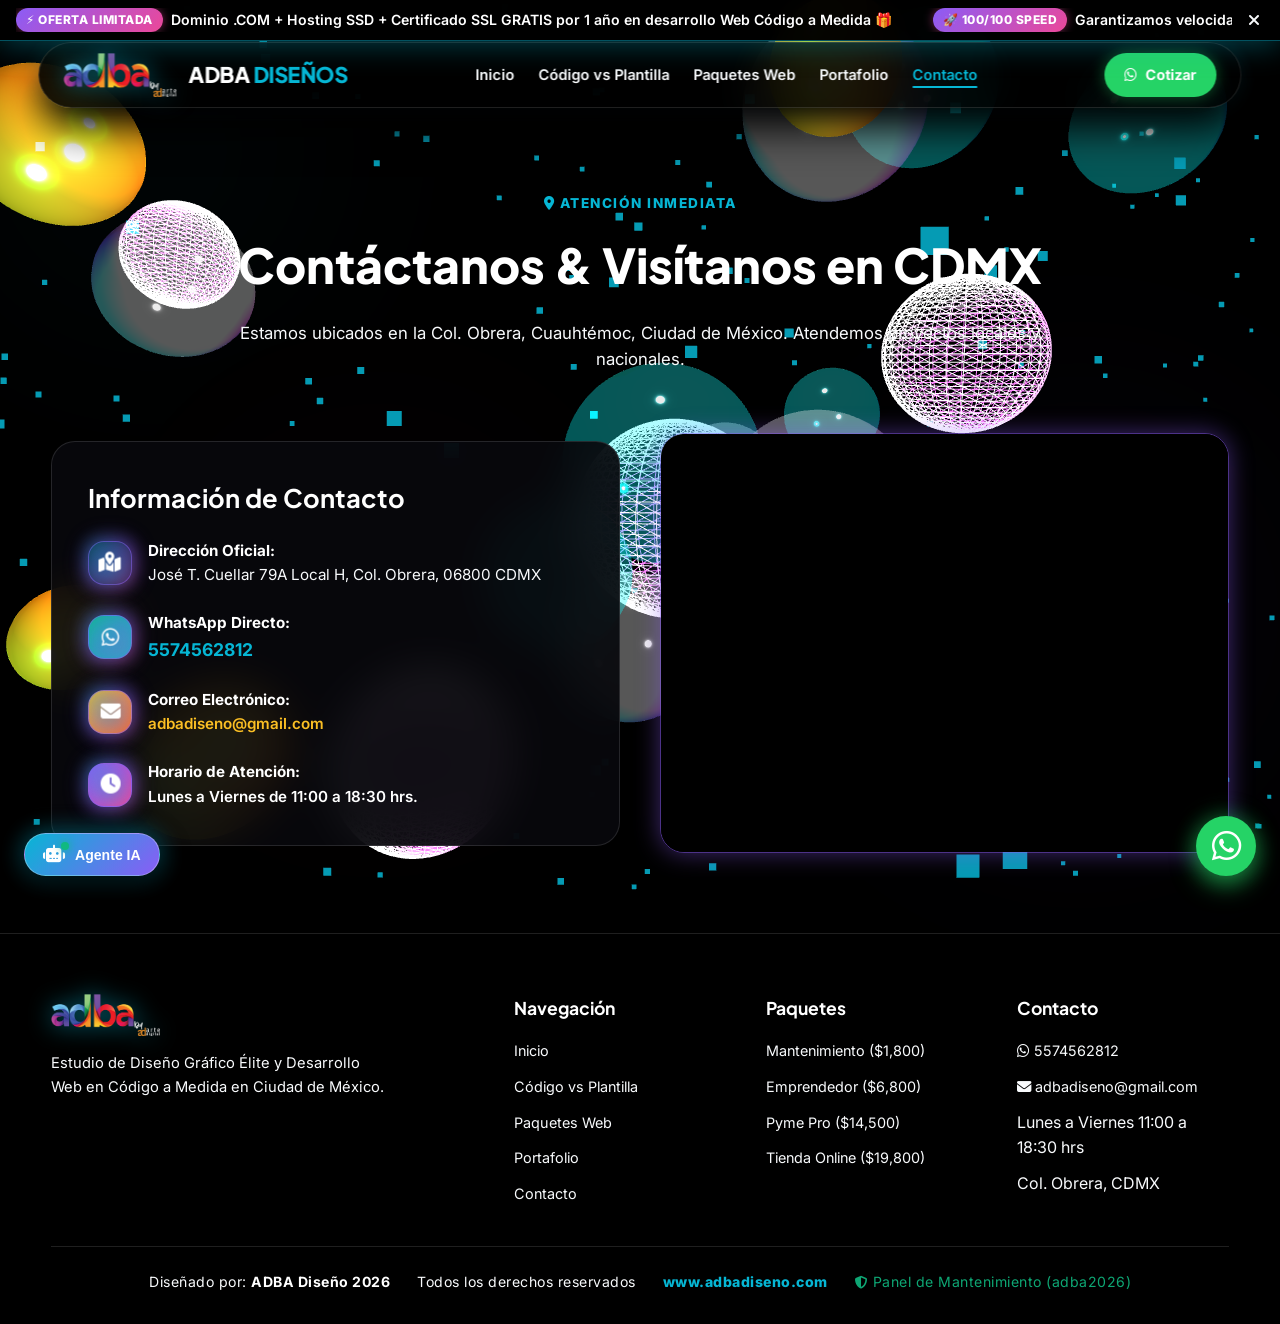
<file: contacto.html>
<!DOCTYPE html>
<html lang="es">
<head>
  <meta charset="UTF-8">
  <meta name="viewport" content="width=device-width, initial-scale=1.0">
  <title>Contacto & Ubicación 3D en CDMX | ADBA Diseños</title>
  <meta name="description" content="Ponte en contacto con ADBA Diseños en Col. Obrera, Cuauhtémoc, CDMX. WhatsApp 5574562812. Horario: Lunes a Viernes 11:00 a 18:30 hrs.">
  <meta name="keywords" content="contacto adba diseños, estudio diseño web cdmx, agencia web cuauhtemoc, cotizar pagina web cdmx, whatsapp desarrollo web mexico">
  <meta name="robots" content="index, follow">
  <meta name="author" content="ADBA Diseños Web & 3D">

  <!-- Geo Tags -->
  <meta name="geo.region" content="MX-DIF">
  <meta name="geo.placename" content="Ciudad de México">
  <meta name="geo.position" content="19.4124;-99.1415">
  <meta name="ICBM" content="19.4124, -99.1415">

  <link rel="canonical" href="https://adbadisenos.com/contacto.html">

  <!-- OpenGraph -->
  <meta property="og:locale" content="es_MX">
  <meta property="og:type" content="website">
  <meta property="og:title" content="Contacto & Ubicación 3D en CDMX | ADBA Diseños">
  <meta property="og:description" content="Atención directa por WhatsApp y en nuestra oficina en Col. Obrera, Cuauhtémoc, CDMX.">
  <meta property="og:url" content="https://adbadisenos.com/contacto.html">
  <meta property="og:site_name" content="ADBA Diseños Web & 3D">
  <meta property="og:image" content="https://adbadisenos.com/assets/images/logo.png?v=2026v3">

  <!-- Schema.org JSON-LD -->
  <script type="application/ld+json">
  {
    "@context": "https://schema.org",
    "@type": "ContactPage",
    "name": "Contacto ADBA Diseños Web & 3D",
    "url": "https://adbadisenos.com/contacto.html",
    "mainEntity": {
      "@type": "ProfessionalService",
      "name": "ADBA Diseños Web & 3D",
      "telephone": "+525574562812",
      "address": {
        "@type": "PostalAddress",
        "streetAddress": "Colonia Obrera",
        "addressLocality": "Cuauhtémoc",
        "addressRegion": "CDMX",
        "postalCode": "06800",
        "addressCountry": "MX"
      }
    }
  }
  </script>

  <!-- Google Fonts -->
  <link rel="preconnect" href="https://fonts.googleapis.com">
  <link rel="preconnect" href="https://fonts.gstatic.com" crossorigin>
  <link href="https://fonts.googleapis.com/css2?family=Inter:wght@400;500;600;700&family=Plus+Jakarta+Sans:wght@700;800;900&display=swap" rel="stylesheet">

  <!-- FontAwesome Icons -->
  <link rel="stylesheet" href="https://cdnjs.cloudflare.com/ajax/libs/font-awesome/6.5.1/css/all.min.css">

  <!-- Stylesheet -->
  <link rel="stylesheet" href="assets/css/styles.css?v=2026v3">
</head>
<body>

  <!-- FIXED 3D CANVAS FOR ALL PAGES -->
  <canvas id="bg-3d-canvas"></canvas>

  <!-- Ambient Glow Lights -->
  <div class="ambient-glow glow-1"></div>
  <div class="ambient-glow glow-2"></div>
  <div class="ambient-glow glow-3"></div>

  <!-- 1. CINTILLO EDITABLE DE PROMOCIONES -->
  <div id="cintillo-banner" class="cintillo-wrapper">
    <div class="cintillo-content">
      <div class="cintillo-ticker">
        <div class="cintillo-track">
          <div class="cintillo-item">
            <span class="cintillo-badge" data-cms-key="cintillo_badge_1">⚡ Oferta Limitada</span>
            <span data-cms-key="cintillo_text_1">Dominio .COM + Hosting SSD + Certificado SSL GRATIS por 1 año en desarrollo Web Código a Medida 🎁</span>
          </div>
          <div class="cintillo-item">
            <span class="cintillo-badge" data-cms-key="cintillo_badge_2">🚀 100/100 Speed</span>
            <span data-cms-key="cintillo_text_2">Garantizamos velocidad ultrarrápida en móviles y Google Lighthouse 💯</span>
          </div>
          <div class="cintillo-item">
            <span class="cintillo-badge" data-cms-key="cintillo_badge_3">📞 Atención Directa</span>
            <span data-cms-key="cintillo_text_3">WhatsApp 5574562812 en Col. Obrera, CDMX | Lunes a Viernes 11:00 a 18:30 hrs 🇲🇽</span>
          </div>
        </div>
      </div>
      <button type="button" id="btn-close-cintillo" class="cintillo-close" title="Cerrar Cintillo">
        <i class="fas fa-times"></i>
      </button>
    </div>
  </div>

  <!-- 2. HEADER & NAVBAR MULTIPÁGINA -->
  <header class="header-nav">
    <a href="index.html" class="brand-logo">
      <img src="assets/images/logo.png?v=2026v3" alt="ADBA Diseños Logo" style="height:44px; width:auto;">
      <span class="logo-text" style="font-family:var(--font-heading); font-weight:800; font-size:1.35rem; color:#fff; letter-spacing:-0.5px;">ADBA <span class="logo-highlight" style="color:var(--adba-cyan);">DISEÑOS</span></span>
    </a>

    <nav>
      <ul class="nav-menu" id="nav-menu">
        <li><a href="index.html" class="nav-link">Inicio</a></li>
        <li><a href="codigo-vs-plantilla.html" class="nav-link">Código vs Plantilla</a></li>
        <li><a href="paquetes.html" class="nav-link">Paquetes Web</a></li>
        <li><a href="portafolio.html" class="nav-link">Portafolio</a></li>
        <li><a href="contacto.html" class="nav-link active">Contacto</a></li>
      </ul>
    </nav>

    <div class="header-actions">
      <a href="https://wa.me/525574562812?text=Hola%20ADBA%20Dise%C3%B1os,%20quiero%20cotizar%20mi%20p%C3%A1gina%20web%20en%20C%C3%B3digo%20a%20Medida" target="_blank" class="btn-whatsapp">
        <i class="fab fa-whatsapp"></i> Cotizar
      </a>
      <button class="mobile-toggle" id="mobile-toggle"><i class="fas fa-bars"></i></button>
    </div>
  </header>

  <main>
    <div class="container">
      <div class="page-header-banner">
        <span class="section-tag"><i class="fas fa-map-marker-alt"></i> Atención Inmediata</span>
        <h1 class="section-title">Contáctanos & Visítanos en CDMX</h1>
        <p class="section-subtitle">Estamos ubicados en la Col. Obrera, Cuauhtémoc, Ciudad de México. Atendemos proyectos locales y nacionales.</p>
      </div>

      <div style="display:grid; grid-template-columns:1fr 1fr; gap:40px; align-items:center; margin-bottom:60px;">
        <div style="background:var(--bg-card); border:1px solid var(--border-glass); border-radius:var(--radius-lg); padding:36px; backdrop-filter:blur(20px);">
          <h3 style="font-family:var(--font-heading); color:#fff; font-size:1.6rem; margin-bottom:20px;">Información de Contacto</h3>
          
          <div style="display:flex; flex-direction:column; gap:24px; font-size:0.95rem;">
            <div style="display:flex; align-items:center; gap:16px;">
              <div class="icon-3d-box" style="width:44px; height:44px; font-size:1.2rem;"><i class="fas fa-map-marked-alt"></i></div>
              <div>
                <strong style="color:#fff; display:block;">Dirección Oficial:</strong>
                <span style="color:var(--text-muted);">José T. Cuellar 79A Local H, Col. Obrera, 06800 CDMX</span>
              </div>
            </div>

            <div style="display:flex; align-items:center; gap:16px;">
              <div class="icon-3d-box" style="width:44px; height:44px; font-size:1.2rem; background:linear-gradient(135deg,#10b981,#06b6d4);"><i class="fab fa-whatsapp"></i></div>
              <div>
                <strong style="color:#fff; display:block;">WhatsApp Directo:</strong>
                <a href="https://wa.me/525574562812" target="_blank" style="color:var(--adba-cyan); text-decoration:none; font-weight:700; font-size:1.1rem;">5574562812</a>
              </div>
            </div>

            <div style="display:flex; align-items:center; gap:16px;">
              <div class="icon-3d-box" style="width:44px; height:44px; font-size:1.2rem; background:var(--grad-gold-orange);"><i class="fas fa-envelope"></i></div>
              <div>
                <strong style="color:#fff; display:block;">Correo Electrónico:</strong>
                <a href="mailto:adbadiseno@gmail.com" style="color:var(--adba-gold); text-decoration:none; font-weight:600;">adbadiseno@gmail.com</a>
              </div>
            </div>

            <div style="display:flex; align-items:center; gap:16px;">
              <div class="icon-3d-box" style="width:44px; height:44px; font-size:1.2rem; background:var(--grad-purple-pink);"><i class="fas fa-clock"></i></div>
              <div>
                <strong style="color:#fff; display:block;">Horario de Atención:</strong>
                <span style="color:#fff; font-weight:600;">Lunes a Viernes de 11:00 a 18:30 hrs.</span>
              </div>
            </div>
          </div>
        </div>

        <!-- Google Maps 3D Frame -->
        <div class="map-3d-container" style="height:420px;">
          <iframe src="https://www.google.com/maps/embed?pb=!1m18!1m12!1m3!1d3762.9402728005994!2d-99.14186252611522!3d19.414986441245766!2m3!1f0!2f0!3f0!3m2!1i1024!2i768!4f13.1!3m3!1m2!1s0x85d1fedc7308c605%3A0x110c50c43fb7f163!2sArte%20Digital%20Impresi%C3%B3n%20Digital%20y%20Pre-prensa!5e0!3m2!1ses!2smx!4v1787556134761!5m2!1ses!2smx" width="100%" height="100%" style="border:0;" allowfullscreen="" loading="lazy" referrerpolicy="strict-origin-when-cross-origin"></iframe>
        </div>
      </div>
    </div>
  </main>

  <!-- FOOTER MULTIPÁGINA -->
  <footer class="site-footer">
    <div class="container">
      <div class="footer-grid">
        <div class="footer-brand">
          <a href="index.html" class="brand-logo">
            <img src="assets/images/logo.png?v=2026v3" alt="ADBA Diseños Logo">
          </a>
          <p>Estudio de Diseño Gráfico Élite y Desarrollo Web en Código a Medida en Ciudad de México.</p>
        </div>

        <div>
          <h4 class="footer-title">Navegación</h4>
          <ul class="footer-links">
            <li><a href="index.html">Inicio</a></li>
            <li><a href="codigo-vs-plantilla.html">Código vs Plantilla</a></li>
            <li><a href="paquetes.html">Paquetes Web</a></li>
            <li><a href="portafolio.html">Portafolio</a></li>
            <li><a href="contacto.html">Contacto</a></li>
          </ul>
        </div>

        <div>
          <h4 class="footer-title">Paquetes</h4>
          <ul class="footer-links">
            <li><a href="paquetes.html">Mantenimiento ($1,800)</a></li>
            <li><a href="paquetes.html">Emprendedor ($6,800)</a></li>
            <li><a href="paquetes.html">Pyme Pro ($14,500)</a></li>
            <li><a href="paquetes.html">Tienda Online ($19,800)</a></li>
          </ul>
        </div>

        <div>
          <h4 class="footer-title">Contacto</h4>
          <ul class="footer-links">
            <li><a href="https://wa.me/525574562812" target="_blank"><i class="fab fa-whatsapp"></i> 5574562812</a></li>
            <li><a href="mailto:adbadiseno@gmail.com"><i class="fas fa-envelope"></i> adbadiseno@gmail.com</a></li>
            <li><span>Lunes a Viernes 11:00 a 18:30 hrs</span></li>
            <li><span>Col. Obrera, CDMX</span></li>
          </ul>
        </div>
      </div>

      <div class="footer-bottom">
        <p>Diseñado por: <a href="index.html" class="footer-brand-link">ADBA Diseño 2026</a> &nbsp;&nbsp;&nbsp;&nbsp; Todos los derechos reservados &nbsp;&nbsp;&nbsp;&nbsp; <a href="index.html" class="footer-domain-link">www.adbadiseno.com</a> &nbsp;&nbsp;&nbsp;&nbsp; <a href="javascript:void(0)" onclick="window.adbaAdmin && window.adbaAdmin.requestAccess()" style="color:#10b981; opacity:0.9; text-decoration:none;"><i class="fas fa-shield-alt" style="font-size:0.8rem;"></i> Panel de Mantenimiento (adba2026)</a></p>
      </div>
    </div>
  </footer>

  <!-- Three.js CDN Library -->
  <script src="assets/js/three.min.js"></script>
  <script src="assets/js/tech-bg.js?v=2026v3"></script>

  <!-- Application Scripts -->
  <script src="assets/js/hero-3d.js?v=2026v3"></script>
  <script src="assets/js/admin-editor.js?v=2026v3"></script>
  <script src="assets/js/app.js?v=2026v3"></script>
  <script src="assets/js/ai-agent.js?v=2026v3"></script>

  <!-- Floating WhatsApp Action Button -->
  <a href="https://wa.me/525574562812?text=Hola%20ADBA%20Dise%C3%B1os,%20quiero%20cotizar%20mi%20p%C3%A1gina%20web%20en%20C%C3%B3digo%20a%20Medida" target="_blank" class="whatsapp-floating-fab" title="Chat directo por WhatsApp">
    <i class="fab fa-whatsapp"></i>
  </a>

</body>
</html>
</file>
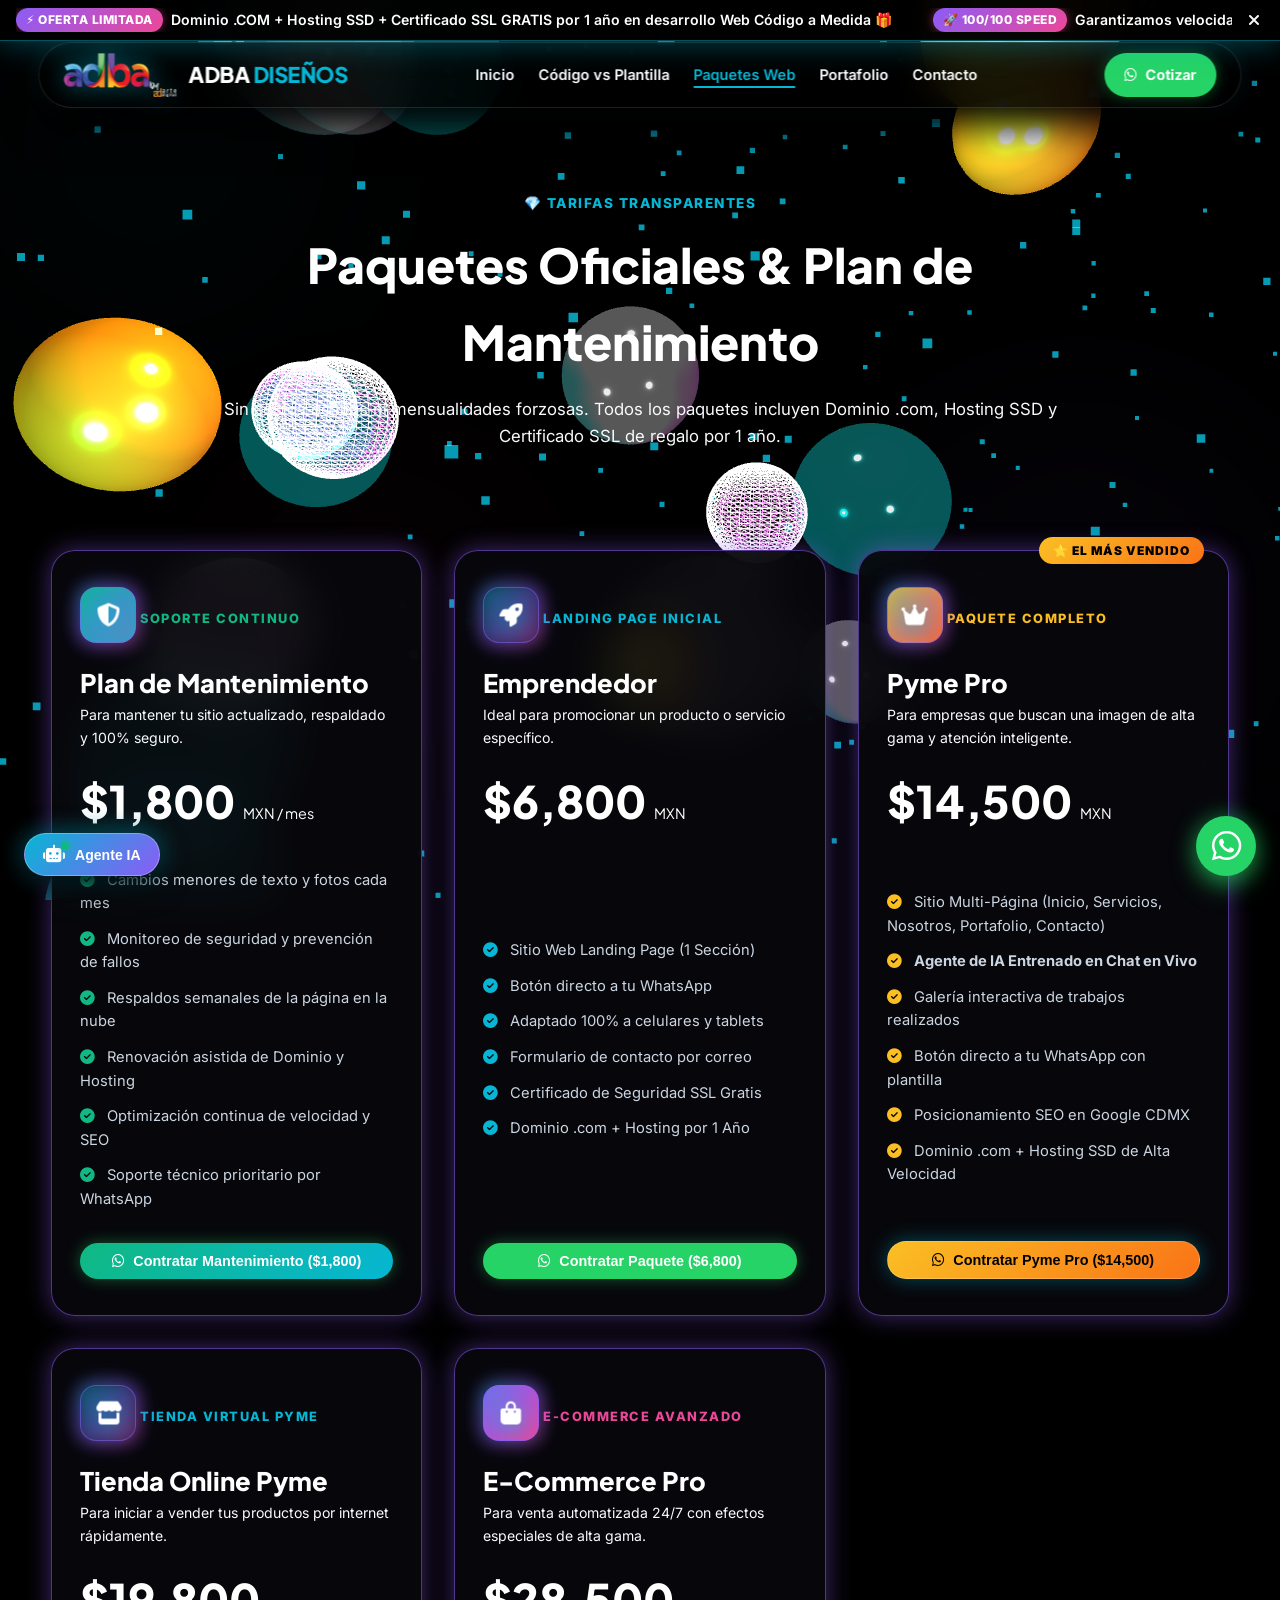
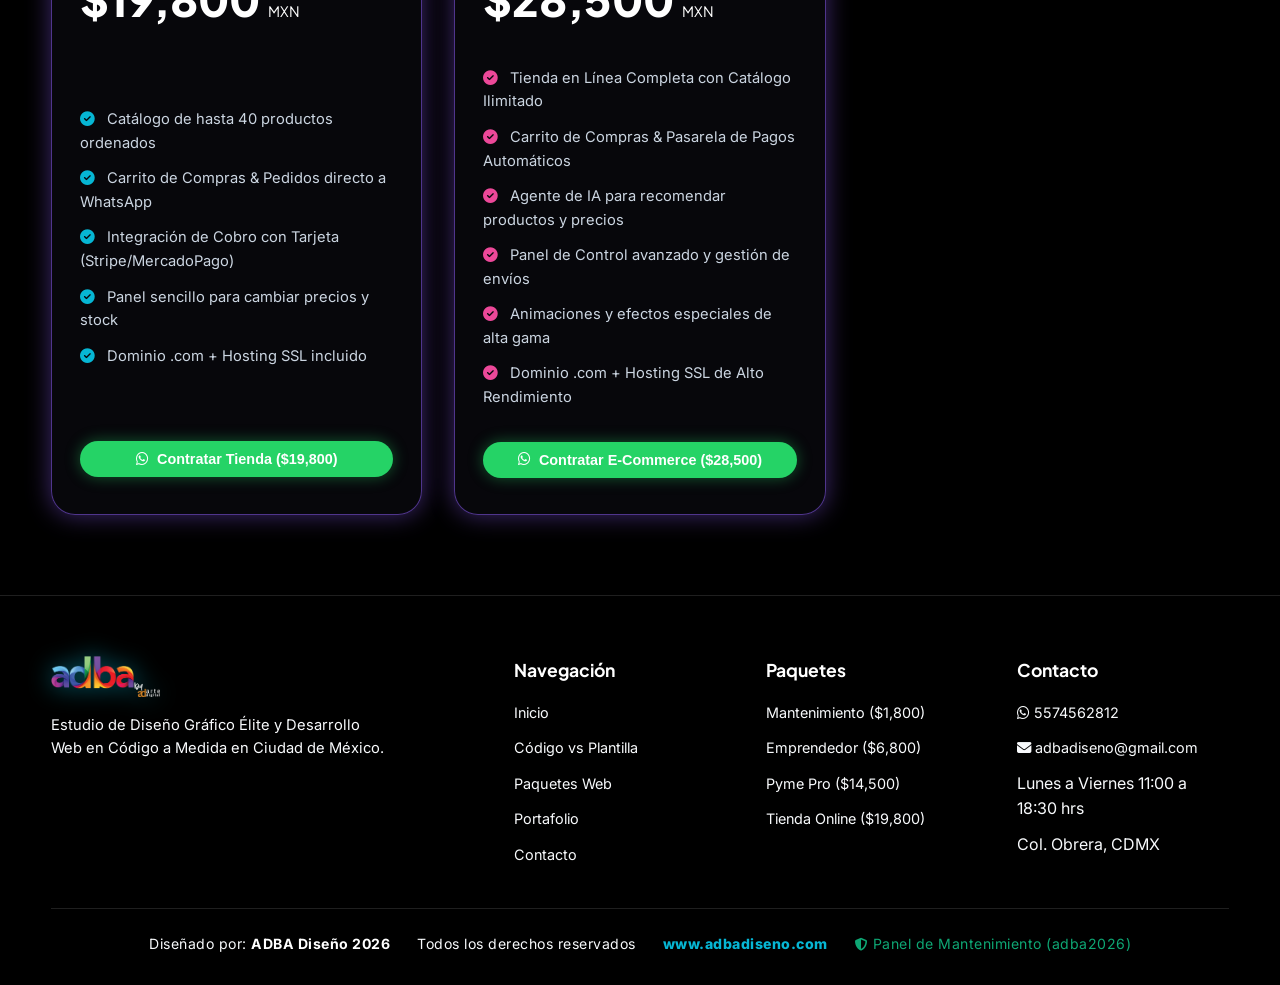
<file: paquetes.html>
<!DOCTYPE html>
<html lang="es">
<head>
  <meta charset="UTF-8">
  <meta name="viewport" content="width=device-width, initial-scale=1.0">
  <title>Paquetes & Precios Oficiales de Diseño Web CDMX | ADBA Diseños</title>
  <meta name="description" content="Conoce los paquetes oficiales de desarrollo web en Código a Medida de ADBA Diseños en México desde $1,800 MXN. Incluye Dominio, Hosting SSD y Certificado SSL.">
  <meta name="keywords" content="precios diseño web cdmx, paquetes paginas web mexico, costo sitio web pyme, cuanto cuesta una pagina web en mexico, agencia web cdmx precios, cotizacion desarrollo web">
  <meta name="robots" content="index, follow, max-image-preview:large">
  <meta name="author" content="ADBA Diseños Web & 3D">

  <!-- Geo Tags -->
  <meta name="geo.region" content="MX-DIF">
  <meta name="geo.placename" content="Ciudad de México">
  <meta name="geo.position" content="19.4124;-99.1415">
  <meta name="ICBM" content="19.4124, -99.1415">

  <link rel="canonical" href="https://adbadisenos.com/paquetes.html">

  <!-- OpenGraph -->
  <meta property="og:locale" content="es_MX">
  <meta property="og:type" content="website">
  <meta property="og:title" content="Paquetes & Precios Oficiales de Diseño Web CDMX | ADBA Diseños">
  <meta property="og:description" content="Desarrollo Web Élite en Código Puro desde $6,800 MXN. Multi-Página con Agente de IA, E-Commerce y Mantenimiento.">
  <meta property="og:url" content="https://adbadisenos.com/paquetes.html">
  <meta property="og:site_name" content="ADBA Diseños Web & 3D">
  <meta property="og:image" content="https://adbadisenos.com/assets/images/logo.png?v=2026v3">

  <!-- Twitter Cards -->
  <meta name="twitter:card" content="summary_large_image">
  <meta name="twitter:title" content="Paquetes & Precios Oficiales de Diseño Web CDMX | ADBA Diseños">
  <meta name="twitter:description" content="Paquetes transparentes de desarrollo web en código a medida con efectos 3D en México.">
  <meta name="twitter:image" content="https://adbadisenos.com/assets/images/logo.png?v=2026v3">

  <!-- Schema.org JSON-LD -->
  <script type="application/ld+json">
  {
    "@context": "https://schema.org",
    "@type": "ItemPage",
    "name": "Paquetes de Diseño Web ADBA Diseños",
    "description": "Lista de precios y paquetes transparentes para creación de sitios web en México.",
    "url": "https://adbadisenos.com/paquetes.html"
  }
  </script>

  <!-- Google Fonts -->
  <link rel="preconnect" href="https://fonts.googleapis.com">
  <link rel="preconnect" href="https://fonts.gstatic.com" crossorigin>
  <link href="https://fonts.googleapis.com/css2?family=Inter:wght@400;500;600;700&family=Plus+Jakarta+Sans:wght@700;800;900&display=swap" rel="stylesheet">

  <!-- FontAwesome Icons -->
  <link rel="stylesheet" href="https://cdnjs.cloudflare.com/ajax/libs/font-awesome/6.5.1/css/all.min.css">

  <!-- Stylesheet -->
  <link rel="stylesheet" href="assets/css/styles.css?v=2026v3">
</head>
<body>

  <!-- FIXED 3D CANVAS FOR ALL PAGES -->
  <canvas id="bg-3d-canvas"></canvas>

  <!-- Ambient Glow Lights -->
  <div class="ambient-glow glow-1"></div>
  <div class="ambient-glow glow-2"></div>
  <div class="ambient-glow glow-3"></div>

  <!-- 1. CINTILLO EDITABLE DE PROMOCIONES -->
  <div id="cintillo-banner" class="cintillo-wrapper">
    <div class="cintillo-content">
      <div class="cintillo-ticker">
        <div class="cintillo-track">
          <div class="cintillo-item">
            <span class="cintillo-badge" data-cms-key="cintillo_badge_1">⚡ Oferta Limitada</span>
            <span data-cms-key="cintillo_text_1">Dominio .COM + Hosting SSD + Certificado SSL GRATIS por 1 año en desarrollo Web Código a Medida 🎁</span>
          </div>
          <div class="cintillo-item">
            <span class="cintillo-badge" data-cms-key="cintillo_badge_2">🚀 100/100 Speed</span>
            <span data-cms-key="cintillo_text_2">Garantizamos velocidad ultrarrápida en móviles y Google Lighthouse 💯</span>
          </div>
          <div class="cintillo-item">
            <span class="cintillo-badge" data-cms-key="cintillo_badge_3">📞 Atención Directa</span>
            <span data-cms-key="cintillo_text_3">WhatsApp 5574562812 en Col. Obrera, CDMX | Lunes a Viernes 11:00 a 18:30 hrs 🇲🇽</span>
          </div>
        </div>
      </div>
      <button type="button" id="btn-close-cintillo" class="cintillo-close" title="Cerrar Cintillo">
        <i class="fas fa-times"></i>
      </button>
    </div>
  </div>

  <!-- 2. HEADER & NAVBAR MULTIPÁGINA -->
  <header class="header-nav">
    <a href="index.html" class="brand-logo">
      <img src="assets/images/logo.png?v=2026v3" alt="ADBA Diseños Logo" style="height:44px; width:auto;">
      <span class="logo-text" style="font-family:var(--font-heading); font-weight:800; font-size:1.35rem; color:#fff; letter-spacing:-0.5px;">ADBA <span class="logo-highlight" style="color:var(--adba-cyan);">DISEÑOS</span></span>
    </a>

    <nav>
      <ul class="nav-menu" id="nav-menu">
        <li><a href="index.html" class="nav-link">Inicio</a></li>
        <li><a href="codigo-vs-plantilla.html" class="nav-link">Código vs Plantilla</a></li>
        <li><a href="paquetes.html" class="nav-link active">Paquetes Web</a></li>
        <li><a href="portafolio.html" class="nav-link">Portafolio</a></li>
        <li><a href="contacto.html" class="nav-link">Contacto</a></li>
      </ul>
    </nav>

    <div class="header-actions">
      <a href="https://wa.me/525574562812?text=Hola%20ADBA%20Dise%C3%B1os,%20quiero%20cotizar%20mi%20p%C3%A1gina%20web%20en%20C%C3%B3digo%20a%20Medida" target="_blank" class="btn-whatsapp">
        <i class="fab fa-whatsapp"></i> Cotizar
      </a>
      <button class="mobile-toggle" id="mobile-toggle"><i class="fas fa-bars"></i></button>
    </div>
  </header>

  <main>
    <div class="container">
      <div class="page-header-banner">
        <span class="section-tag">💎 Tarifas Transparentes</span>
        <h1 class="section-title">Paquetes Oficiales & Plan de Mantenimiento</h1>
        <p class="section-subtitle">
          Sin costos ocultos ni mensualidades forzosas. Todos los paquetes incluyen Dominio .com, Hosting SSD y Certificado SSL de regalo por 1 año.
        </p>
      </div>

      <div class="pricing-grid">

        <!-- PLAN DE MANTENIMIENTO WEB ($1,800 MXN) -->
        <div class="price-card maintenance-card">
          <div>
            <div class="icon-3d-box" style="background:linear-gradient(135deg,#10b981,#06b6d4); border-color:#10b981; margin-bottom:14px;" title="Icono 3D Interactivo - Haz clic para rotar"><i class="fas fa-shield-alt"></i></div>
            <span class="section-tag" style="font-size:0.8rem; color:var(--adba-green);">Soporte Continuo</span>
            <h3 class="package-name">Plan de Mantenimiento</h3>
            <p style="color:var(--text-muted); font-size:0.88rem;">Para mantener tu sitio actualizado, respaldado y 100% seguro.</p>
            <div class="price-amount">$1,800 <span class="price-period">MXN / mes</span></div>
          </div>

          <ul class="price-features">
            <li><i class="fas fa-check-circle" style="color:var(--adba-green);"></i> Cambios menores de texto y fotos cada mes</li>
            <li><i class="fas fa-check-circle" style="color:var(--adba-green);"></i> Monitoreo de seguridad y prevención de fallos</li>
            <li><i class="fas fa-check-circle" style="color:var(--adba-green);"></i> Respaldos semanales de la página en la nube</li>
            <li><i class="fas fa-check-circle" style="color:var(--adba-green);"></i> Renovación asistida de Dominio y Hosting</li>
            <li><i class="fas fa-check-circle" style="color:var(--adba-green);"></i> Optimización continua de velocidad y SEO</li>
            <li><i class="fas fa-check-circle" style="color:var(--adba-green);"></i> Soporte técnico prioritario por WhatsApp</li>
          </ul>

          <button type="button" class="btn-whatsapp" data-wa-package="Plan de Mantenimiento" data-wa-price="$1,800 MXN/mes" style="width:100%; justify-content:center; background:linear-gradient(135deg,#10b981,#06b6d4);">
            <i class="fab fa-whatsapp"></i> Contratar Mantenimiento ($1,800)
          </button>
        </div>

        <!-- 1. Paquete Emprendedor -->
        <div class="price-card">
          <div>
            <div class="icon-3d-box" style="margin-bottom:14px;" title="Icono 3D Interactivo - Haz clic para rotar"><i class="fas fa-rocket"></i></div>
            <span class="section-tag" style="font-size:0.8rem;">Landing Page Inicial</span>
            <h3 class="package-name">Emprendedor</h3>
            <p style="color:var(--text-muted); font-size:0.88rem;">Ideal para promocionar un producto o servicio específico.</p>
            <div class="price-amount">$6,800 <span class="price-period">MXN</span></div>
          </div>

          <ul class="price-features">
            <li><i class="fas fa-check-circle"></i> Sitio Web Landing Page (1 Sección)</li>
            <li><i class="fas fa-check-circle"></i> Botón directo a tu WhatsApp</li>
            <li><i class="fas fa-check-circle"></i> Adaptado 100% a celulares y tablets</li>
            <li><i class="fas fa-check-circle"></i> Formulario de contacto por correo</li>
            <li><i class="fas fa-check-circle"></i> Certificado de Seguridad SSL Gratis</li>
            <li><i class="fas fa-check-circle"></i> Dominio .com + Hosting por 1 Año</li>
          </ul>

          <button type="button" class="btn-whatsapp" data-wa-package="Paquete Emprendedor" data-wa-price="$6,800 MXN" style="width:100%; justify-content:center;">
            <i class="fab fa-whatsapp"></i> Contratar Paquete ($6,800)
          </button>
        </div>

        <!-- 2. Paquete Pyme Pro (POPULAR) -->
        <div class="price-card popular">
          <span class="popular-badge">⭐ El Más Vendido</span>
          <div>
            <div class="icon-3d-box" style="background:var(--grad-gold-orange); border-color:#fbbf24; margin-bottom:14px;" title="Icono 3D Interactivo - Haz clic para rotar"><i class="fas fa-crown"></i></div>
            <span class="section-tag" style="font-size:0.8rem; color:var(--adba-gold);">Paquete Completo</span>
            <h3 class="package-name">Pyme Pro</h3>
            <p style="color:var(--text-muted); font-size:0.88rem;">Para empresas que buscan una imagen de alta gama y atención inteligente.</p>
            <div class="price-amount">$14,500 <span class="price-period">MXN</span></div>
          </div>

          <ul class="price-features">
            <li><i class="fas fa-check-circle" style="color:var(--adba-gold);"></i> Sitio Multi-Página (Inicio, Servicios, Nosotros, Portafolio, Contacto)</li>
            <li><i class="fas fa-check-circle" style="color:var(--adba-gold);"></i> <strong>Agente de IA Entrenado en Chat en Vivo</strong></li>
            <li><i class="fas fa-check-circle" style="color:var(--adba-gold);"></i> Galería interactiva de trabajos realizados</li>
            <li><i class="fas fa-check-circle" style="color:var(--adba-gold);"></i> Botón directo a tu WhatsApp con plantilla</li>
            <li><i class="fas fa-check-circle" style="color:var(--adba-gold);"></i> Posicionamiento SEO en Google CDMX</li>
            <li><i class="fas fa-check-circle" style="color:var(--adba-gold);"></i> Dominio .com + Hosting SSD de Alta Velocidad</li>
          </ul>

          <button type="button" class="btn-primary" data-wa-package="Paquete Pyme Pro" data-wa-price="$14,500 MXN" style="width:100%; justify-content:center; background:var(--grad-gold-orange); color:#000;">
            <i class="fab fa-whatsapp"></i> Contratar Pyme Pro ($14,500)
          </button>
        </div>

        <!-- 4. Paquete Tienda Online Pyme -->
        <div class="price-card">
          <div>
            <div class="icon-3d-box" style="margin-bottom:14px;" title="Icono 3D Interactivo - Haz clic para rotar"><i class="fas fa-store"></i></div>
            <span class="section-tag" style="font-size:0.8rem; color:var(--adba-cyan);">Tienda Virtual Pyme</span>
            <h3 class="package-name">Tienda Online Pyme</h3>
            <p style="color:var(--text-muted); font-size:0.88rem;">Para iniciar a vender tus productos por internet rápidamente.</p>
            <div class="price-amount">$19,800 <span class="price-period">MXN</span></div>
          </div>

          <ul class="price-features">
            <li><i class="fas fa-check-circle"></i> Catálogo de hasta 40 productos ordenados</li>
            <li><i class="fas fa-check-circle"></i> Carrito de Compras & Pedidos directo a WhatsApp</li>
            <li><i class="fas fa-check-circle"></i> Integración de Cobro con Tarjeta (Stripe/MercadoPago)</li>
            <li><i class="fas fa-check-circle"></i> Panel sencillo para cambiar precios y stock</li>
            <li><i class="fas fa-check-circle"></i> Dominio .com + Hosting SSL incluido</li>
          </ul>

          <button type="button" class="btn-whatsapp" data-wa-package="Tienda Online Pyme" data-wa-price="$19,800 MXN" style="width:100%; justify-content:center;">
            <i class="fab fa-whatsapp"></i> Contratar Tienda ($19,800)
          </button>
        </div>

        <!-- 5. Paquete E-Commerce Pro -->
        <div class="price-card">
          <div>
            <div class="icon-3d-box" style="background:var(--grad-purple-pink); border-color:#ec4899; margin-bottom:14px;" title="Icono 3D Interactivo - Haz clic para rotar"><i class="fas fa-shopping-bag"></i></div>
            <span class="section-tag" style="font-size:0.8rem; color:var(--adba-magenta);">E-Commerce Avanzado</span>
            <h3 class="package-name">E-Commerce Pro</h3>
            <p style="color:var(--text-muted); font-size:0.88rem;">Para venta automatizada 24/7 con efectos especiales de alta gama.</p>
            <div class="price-amount">$28,500 <span class="price-period">MXN</span></div>
          </div>

          <ul class="price-features">
            <li><i class="fas fa-check-circle" style="color:var(--adba-magenta);"></i> Tienda en Línea Completa con Catálogo Ilimitado</li>
            <li><i class="fas fa-check-circle" style="color:var(--adba-magenta);"></i> Carrito de Compras & Pasarela de Pagos Automáticos</li>
            <li><i class="fas fa-check-circle" style="color:var(--adba-magenta);"></i> Agente de IA para recomendar productos y precios</li>
            <li><i class="fas fa-check-circle" style="color:var(--adba-magenta);"></i> Panel de Control avanzado y gestión de envíos</li>
            <li><i class="fas fa-check-circle" style="color:var(--adba-magenta);"></i> Animaciones y efectos especiales de alta gama</li>
            <li><i class="fas fa-check-circle" style="color:var(--adba-magenta);"></i> Dominio .com + Hosting SSL de Alto Rendimiento</li>
          </ul>

          <button type="button" class="btn-whatsapp" data-wa-package="E-Commerce Pro" data-wa-price="$28,500 MXN" style="width:100%; justify-content:center;">
            <i class="fab fa-whatsapp"></i> Contratar E-Commerce ($28,500)
          </button>
        </div>

      </div>
    </div>
  </main>

  <!-- FOOTER MULTIPÁGINA -->
  <footer class="site-footer">
    <div class="container">
      <div class="footer-grid">
        <div class="footer-brand">
          <a href="index.html" class="brand-logo">
            <img src="assets/images/logo.png?v=2026v3" alt="ADBA Diseños Logo">
          </a>
          <p>Estudio de Diseño Gráfico Élite y Desarrollo Web en Código a Medida en Ciudad de México.</p>
        </div>

        <div>
          <h4 class="footer-title">Navegación</h4>
          <ul class="footer-links">
            <li><a href="index.html">Inicio</a></li>
            <li><a href="codigo-vs-plantilla.html">Código vs Plantilla</a></li>
            <li><a href="paquetes.html">Paquetes Web</a></li>
            <li><a href="portafolio.html">Portafolio</a></li>
            <li><a href="contacto.html">Contacto</a></li>
          </ul>
        </div>

        <div>
          <h4 class="footer-title">Paquetes</h4>
          <ul class="footer-links">
            <li><a href="paquetes.html">Mantenimiento ($1,800)</a></li>
            <li><a href="paquetes.html">Emprendedor ($6,800)</a></li>
            <li><a href="paquetes.html">Pyme Pro ($14,500)</a></li>
            <li><a href="paquetes.html">Tienda Online ($19,800)</a></li>
          </ul>
        </div>

        <div>
          <h4 class="footer-title">Contacto</h4>
          <ul class="footer-links">
            <li><a href="https://wa.me/525574562812" target="_blank"><i class="fab fa-whatsapp"></i> 5574562812</a></li>
            <li><a href="mailto:adbadiseno@gmail.com"><i class="fas fa-envelope"></i> adbadiseno@gmail.com</a></li>
            <li><span>Lunes a Viernes 11:00 a 18:30 hrs</span></li>
            <li><span>Col. Obrera, CDMX</span></li>
          </ul>
        </div>
      </div>

      <div class="footer-bottom">
        <p>Diseñado por: <a href="index.html" class="footer-brand-link">ADBA Diseño 2026</a> &nbsp;&nbsp;&nbsp;&nbsp; Todos los derechos reservados &nbsp;&nbsp;&nbsp;&nbsp; <a href="index.html" class="footer-domain-link">www.adbadiseno.com</a> &nbsp;&nbsp;&nbsp;&nbsp; <a href="javascript:void(0)" onclick="window.adbaAdmin && window.adbaAdmin.requestAccess()" style="color:#10b981; opacity:0.9; text-decoration:none;"><i class="fas fa-shield-alt" style="font-size:0.8rem;"></i> Panel de Mantenimiento (adba2026)</a></p>
      </div>
    </div>
  </footer>

  <!-- Three.js CDN Library -->
  <script src="assets/js/three.min.js"></script>
  <script src="assets/js/tech-bg.js?v=2026v3"></script>

  <!-- Application Scripts -->
  <script src="assets/js/hero-3d.js?v=2026v3"></script>
  <script src="assets/js/admin-editor.js?v=2026v3"></script>
  <script src="assets/js/app.js?v=2026v3"></script>
  <script src="assets/js/ai-agent.js?v=2026v3"></script>

  <!-- Floating WhatsApp Action Button -->
  <a href="https://wa.me/525574562812?text=Hola%20ADBA%20Dise%C3%B1os,%20quiero%20cotizar%20mi%20p%C3%A1gina%20web%20en%20C%C3%B3digo%20a%20Medida" target="_blank" class="whatsapp-floating-fab" title="Chat directo por WhatsApp">
    <i class="fab fa-whatsapp"></i>
  </a>

</body>
</html>
</file>
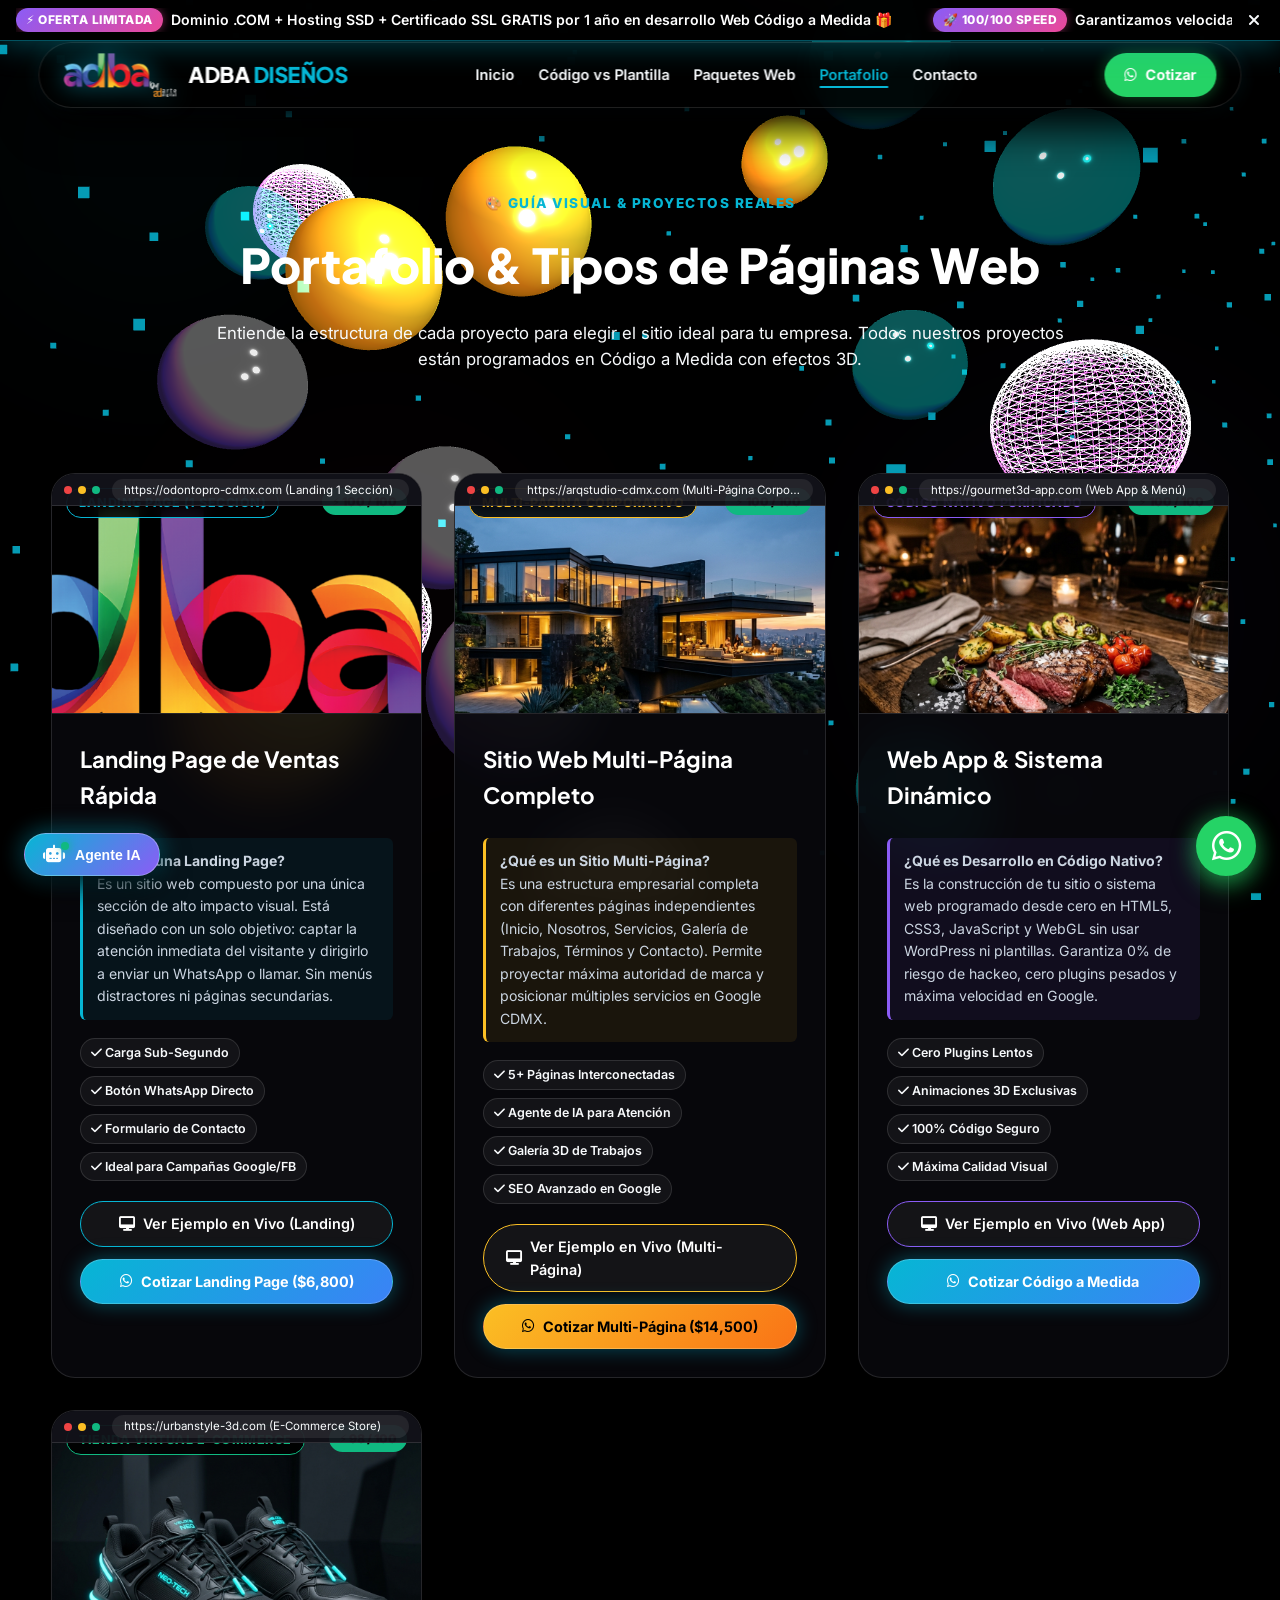
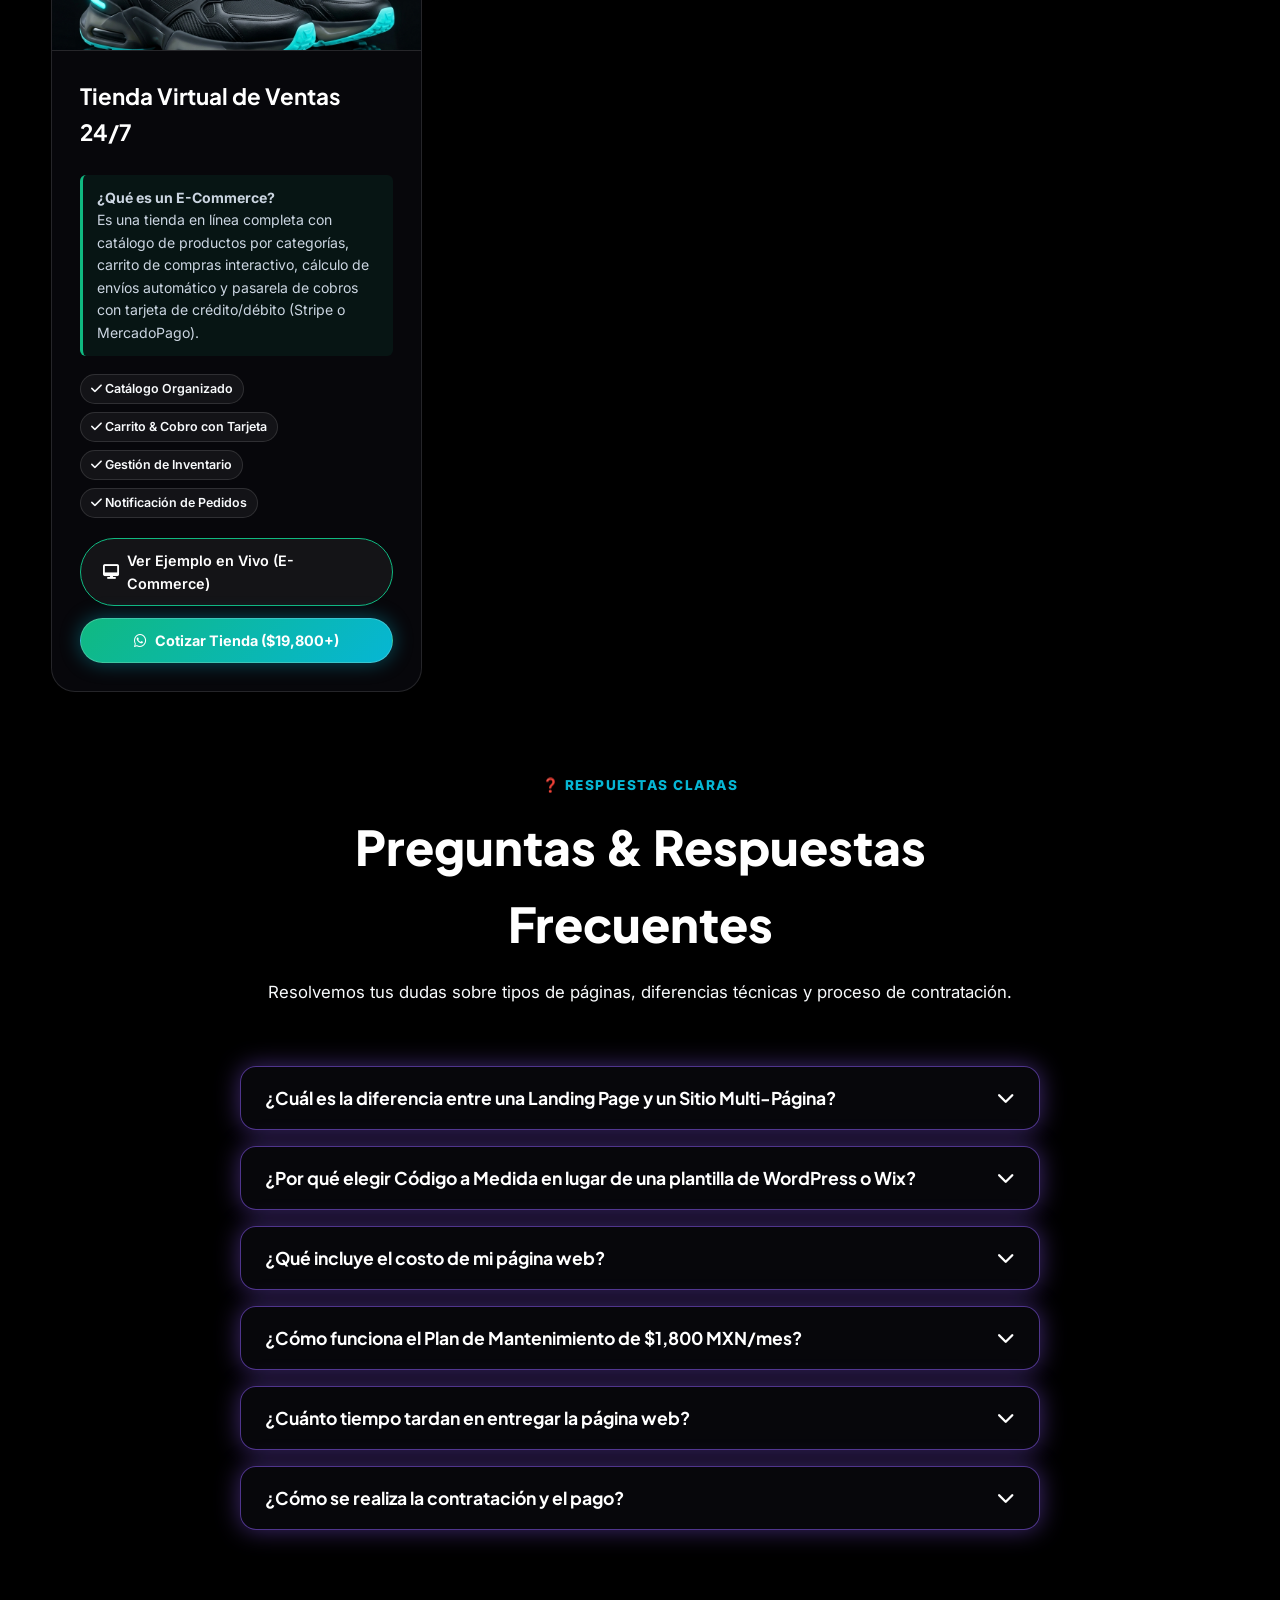
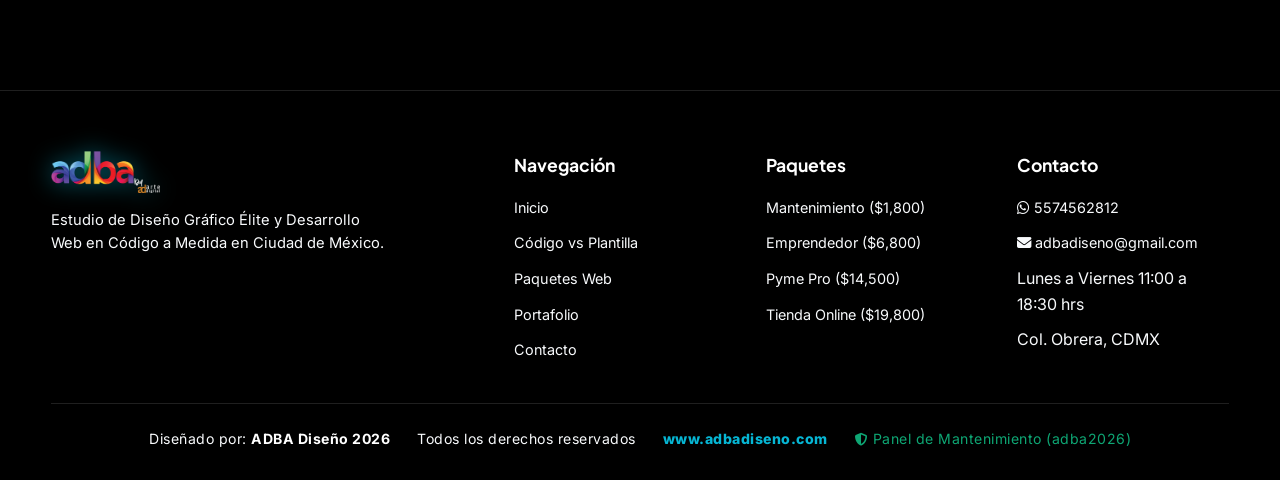
<file: portafolio.html>
<!DOCTYPE html>
<html lang="es">
<head>
  <meta charset="UTF-8">
  <meta name="viewport" content="width=device-width, initial-scale=1.0">
  <title>Portafolio & Ejemplos de Páginas Web 3D | ADBA Diseños CDMX</title>
  <meta name="description" content="Explora nuestro portafolio de sitios web en Código a Medida con demostraciones interactivas en vivo de Landing Pages, Multi-Página, Menús Digitales y E-Commerce.">
  <meta name="keywords" content="portafolio paginas web mexico, ejemplos sitios web cdmx, demos landing page, demo tienda online, diseños web interactivos, paginas web con 3d mexico">
  <meta name="robots" content="index, follow, max-image-preview:large">
  <meta name="author" content="ADBA Diseños Web & 3D">

  <!-- Geo Tags -->
  <meta name="geo.region" content="MX-DIF">
  <meta name="geo.placename" content="Ciudad de México">
  <meta name="geo.position" content="19.4124;-99.1415">
  <meta name="ICBM" content="19.4124, -99.1415">

  <link rel="canonical" href="https://adbadisenos.com/portafolio.html">

  <!-- OpenGraph -->
  <meta property="og:locale" content="es_MX">
  <meta property="og:type" content="website">
  <meta property="og:title" content="Portafolio & Ejemplos de Páginas Web 3D | ADBA Diseños CDMX">
  <meta property="og:description" content="Demostraciones en vivo de páginas web en código a medida con efectos 3D interactivos y fotografía profesional.">
  <meta property="og:url" content="https://adbadisenos.com/portafolio.html">
  <meta property="og:site_name" content="ADBA Diseños Web & 3D">
  <meta property="og:image" content="https://adbadisenos.com/assets/images/logo.png?v=2026v3">

  <!-- Twitter Cards -->
  <meta name="twitter:card" content="summary_large_image">
  <meta name="twitter:title" content="Portafolio & Ejemplos de Páginas Web 3D | ADBA Diseños CDMX">
  <meta name="twitter:description" content="Demostraciones en vivo de proyectos web 100% en código puro.">
  <meta name="twitter:image" content="https://adbadisenos.com/assets/images/logo.png?v=2026v3">

  <!-- Schema.org JSON-LD -->
  <script type="application/ld+json">
  {
    "@context": "https://schema.org",
    "@type": "CollectionPage",
    "name": "Portafolio de Páginas Web ADBA Diseños",
    "description": "Demostraciones en vivo de páginas web desarrolladas en código a medida con efectos 3D.",
    "url": "https://adbadisenos.com/portafolio.html"
  }
  </script>

  <!-- Google Fonts -->
  <link rel="preconnect" href="https://fonts.googleapis.com">
  <link rel="preconnect" href="https://fonts.gstatic.com" crossorigin>
  <link href="https://fonts.googleapis.com/css2?family=Inter:wght@400;500;600;700&family=Plus+Jakarta+Sans:wght@700;800;900&display=swap" rel="stylesheet">

  <!-- FontAwesome Icons -->
  <link rel="stylesheet" href="https://cdnjs.cloudflare.com/ajax/libs/font-awesome/6.5.1/css/all.min.css">

  <!-- Stylesheet -->
  <link rel="stylesheet" href="assets/css/styles.css?v=2026v3">
</head>
<body>

  <!-- FIXED 3D CANVAS FOR ALL PAGES -->
  <canvas id="bg-3d-canvas"></canvas>

  <!-- Ambient Glow Lights -->
  <div class="ambient-glow glow-1"></div>
  <div class="ambient-glow glow-2"></div>
  <div class="ambient-glow glow-3"></div>

  <!-- 1. CINTILLO EDITABLE DE PROMOCIONES -->
  <div id="cintillo-banner" class="cintillo-wrapper">
    <div class="cintillo-content">
      <div class="cintillo-ticker">
        <div class="cintillo-track">
          <div class="cintillo-item">
            <span class="cintillo-badge" data-cms-key="cintillo_badge_1">⚡ Oferta Limitada</span>
            <span data-cms-key="cintillo_text_1">Dominio .COM + Hosting SSD + Certificado SSL GRATIS por 1 año en desarrollo Web Código a Medida 🎁</span>
          </div>
          <div class="cintillo-item">
            <span class="cintillo-badge" data-cms-key="cintillo_badge_2">🚀 100/100 Speed</span>
            <span data-cms-key="cintillo_text_2">Garantizamos velocidad ultrarrápida en móviles y Google Lighthouse 💯</span>
          </div>
          <div class="cintillo-item">
            <span class="cintillo-badge" data-cms-key="cintillo_badge_3">📞 Atención Directa</span>
            <span data-cms-key="cintillo_text_3">WhatsApp 5574562812 en Col. Obrera, CDMX | Lunes a Viernes 11:00 a 18:30 hrs 🇲🇽</span>
          </div>
        </div>
      </div>
      <button type="button" id="btn-close-cintillo" class="cintillo-close" title="Cerrar Cintillo">
        <i class="fas fa-times"></i>
      </button>
    </div>
  </div>

  <!-- 2. HEADER & NAVBAR MULTIPÁGINA -->
  <header class="header-nav">
    <a href="index.html" class="brand-logo">
      <img src="assets/images/logo.png?v=2026v3" alt="ADBA Diseños Logo" style="height:44px; width:auto;">
      <span class="logo-text" style="font-family:var(--font-heading); font-weight:800; font-size:1.35rem; color:#fff; letter-spacing:-0.5px;">ADBA <span class="logo-highlight" style="color:var(--adba-cyan);">DISEÑOS</span></span>
    </a>

    <nav>
      <ul class="nav-menu" id="nav-menu">
        <li><a href="index.html" class="nav-link">Inicio</a></li>
        <li><a href="codigo-vs-plantilla.html" class="nav-link">Código vs Plantilla</a></li>
        <li><a href="paquetes.html" class="nav-link">Paquetes Web</a></li>
        <li><a href="portafolio.html" class="nav-link active">Portafolio</a></li>
        <li><a href="contacto.html" class="nav-link">Contacto</a></li>
      </ul>
    </nav>

    <div class="header-actions">
      <a href="https://wa.me/525574562812?text=Hola%20ADBA%20Dise%C3%B1os,%20quiero%20cotizar%20mi%20p%C3%A1gina%20web%20en%20C%C3%B3digo%20a%20Medida" target="_blank" class="btn-whatsapp">
        <i class="fab fa-whatsapp"></i> Cotizar
      </a>
      <button class="mobile-toggle" id="mobile-toggle"><i class="fas fa-bars"></i></button>
    </div>
  </header>

  <main>
    <div class="container">
      <div class="page-header-banner">
        <span class="section-tag">🎨 Guía Visual & Proyectos Reales</span>
        <h1 class="section-title">Portafolio & Tipos de Páginas Web</h1>
        <p class="section-subtitle">
          Entiende la estructura de cada proyecto para elegir el sitio ideal para tu empresa. Todos nuestros proyectos están programados en Código a Medida con efectos 3D.
        </p>
      </div>

      <!-- PORTFOLIO GRID & TYPE EXPLANATIONS -->
      <div class="portfolio-grid">

        <!-- 1. LANDING PAGE -->
        <div class="portfolio-card">
          <div>
            <div class="portfolio-img-wrapper">
              <div class="browser-mockup-header">
                <div class="browser-dots"><span class="dot red"></span><span class="dot yellow"></span><span class="dot green"></span></div>
                <div class="browser-address-bar">https://odontopro-cdmx.com (Landing 1 Sección)</div>
              </div>
              <div class="browser-preview-content" style="position:relative;">
                <img src="assets/images/logo.png?v=2026v3" alt="Demo Landing Dental" style="width:100%; height:280px; object-fit:cover; display:block;">
                <iframe src="demos/landing-dental.html" class="portfolio-iframe-preview" loading="lazy" style="position:absolute; top:0; left:0; width:100%; height:100%; opacity:0; hover:opacity-100; transition:0.3s;"></iframe>
              </div>
              <span class="portfolio-type-badge">Landing Page (1 Sección)</span>
              <span class="portfolio-speed-badge">⚡ 100 / 100</span>
            </div>

            <div class="portfolio-body">
              <h3 class="portfolio-title">Landing Page de Ventas Rápida</h3>
              
              <div class="portfolio-type-explain">
                <strong>¿Qué es una Landing Page?</strong><br>
                Es un sitio web compuesto por una única sección de alto impacto visual. Está diseñado con un solo objetivo: captar la atención inmediata del visitante y dirigirlo a enviar un WhatsApp o llamar. Sin menús distractores ni páginas secundarias.
              </div>

              <ul class="portfolio-features-mini">
                <li><i class="fas fa-check"></i> Carga Sub-Segundo</li>
                <li><i class="fas fa-check"></i> Botón WhatsApp Directo</li>
                <li><i class="fas fa-check"></i> Formulario de Contacto</li>
                <li><i class="fas fa-check"></i> Ideal para Campañas Google/FB</li>
              </ul>

              <a href="demos/landing-dental.html" target="_blank" class="btn-secondary" style="width:100%; justify-content:center; margin-bottom:12px; border-color:var(--adba-cyan);">
                <i class="fas fa-desktop"></i> Ver Ejemplo en Vivo (Landing)
              </a>
              <a href="https://wa.me/525574562812?text=Hola%20ADBA%20Dise%C3%B1os,%20quiero%20cotizar%20una%20Landing%20Page%20($6,800%20MXN)" target="_blank" class="btn-primary" style="width:100%; justify-content:center;">
                <i class="fab fa-whatsapp"></i> Cotizar Landing Page ($6,800)
              </a>
            </div>
          </div>
        </div>

        <!-- 2. SITIO MULTIPÁGINA CORPORATIVO -->
        <div class="portfolio-card">
          <div>
            <div class="portfolio-img-wrapper">
              <div class="browser-mockup-header">
                <div class="browser-dots"><span class="dot red"></span><span class="dot yellow"></span><span class="dot green"></span></div>
                <div class="browser-address-bar">https://arqstudio-cdmx.com (Multi-Página Corporativo)</div>
              </div>
              <div class="browser-preview-content" style="position:relative;">
                <img src="assets/images/arq-villa.jpg" alt="Demo ArqStudio Corporativo" style="width:100%; height:280px; object-fit:cover; display:block;">
                <iframe src="demos/multipagina-arquitectura.html" class="portfolio-iframe-preview" loading="lazy" style="position:absolute; top:0; left:0; width:100%; height:100%; opacity:0; hover:opacity-100; transition:0.3s;"></iframe>
              </div>
              <span class="portfolio-type-badge" style="border-color:var(--adba-gold); color:var(--adba-gold);">Multi-Página Corporativo</span>
              <span class="portfolio-speed-badge">⚡ 100 / 100</span>
            </div>

            <div class="portfolio-body">
              <h3 class="portfolio-title">Sitio Web Multi-Página Completo</h3>
              
              <div class="portfolio-type-explain" style="border-left-color:var(--adba-gold); background:rgba(251,191,36,0.08);">
                <strong>¿Qué es un Sitio Multi-Página?</strong><br>
                Es una estructura empresarial completa con diferentes páginas independientes (Inicio, Nosotros, Servicios, Galería de Trabajos, Términos y Contacto). Permite proyectar máxima autoridad de marca y posicionar múltiples servicios en Google CDMX.
              </div>

              <ul class="portfolio-features-mini">
                <li><i class="fas fa-check"></i> 5+ Páginas Interconectadas</li>
                <li><i class="fas fa-check"></i> Agente de IA para Atención</li>
                <li><i class="fas fa-check"></i> Galería 3D de Trabajos</li>
                <li><i class="fas fa-check"></i> SEO Avanzado en Google</li>
              </ul>

              <a href="demos/multipagina-arquitectura.html" target="_blank" class="btn-secondary" style="width:100%; justify-content:center; margin-bottom:12px; border-color:var(--adba-gold);">
                <i class="fas fa-desktop"></i> Ver Ejemplo en Vivo (Multi-Página)
              </a>
              <a href="https://wa.me/525574562812?text=Hola%20ADBA%20Dise%C3%B1os,%20quiero%20cotizar%20un%20Sitio%20Multi-P%C3%A1gina%20Pyme%20Pro%20($14,500%20MXN)" target="_blank" class="btn-primary" style="width:100%; justify-content:center; background:var(--grad-gold-orange); color:#000;">
                <i class="fab fa-whatsapp"></i> Cotizar Multi-Página ($14,500)
              </a>
            </div>
          </div>
        </div>

        <!-- 3. WEB APP EN CÓDIGO NATIVO -->
        <div class="portfolio-card">
          <div>
            <div class="portfolio-img-wrapper">
              <div class="browser-mockup-header">
                <div class="browser-dots"><span class="dot red"></span><span class="dot yellow"></span><span class="dot green"></span></div>
                <div class="browser-address-bar">https://gourmet3d-app.com (Web App & Menú)</div>
              </div>
              <div class="browser-preview-content" style="position:relative;">
                <img src="assets/images/gourmet-ribeye.jpg" alt="Demo WebApp Gourmet" style="width:100%; height:280px; object-fit:cover; display:block;">
                <iframe src="demos/webapp-restaurante.html" class="portfolio-iframe-preview" loading="lazy" style="position:absolute; top:0; left:0; width:100%; height:100%; opacity:0; hover:opacity-100; transition:0.3s;"></iframe>
              </div>
              <span class="portfolio-type-badge" style="border-color:var(--adba-purple); color:var(--adba-purple);">Código Nativo Purificado</span>
              <span class="portfolio-speed-badge">⚡ 100 / 100</span>
            </div>

            <div class="portfolio-body">
              <h3 class="portfolio-title">Web App & Sistema Dinámico</h3>
              
              <div class="portfolio-type-explain" style="border-left-color:var(--adba-purple); background:rgba(139,92,246,0.08);">
                <strong>¿Qué es Desarrollo en Código Nativo?</strong><br>
                Es la construcción de tu sitio o sistema web programado desde cero en HTML5, CSS3, JavaScript y WebGL sin usar WordPress ni plantillas. Garantiza 0% de riesgo de hackeo, cero plugins pesados y máxima velocidad en Google.
              </div>

              <ul class="portfolio-features-mini">
                <li><i class="fas fa-check"></i> Cero Plugins Lentos</li>
                <li><i class="fas fa-check"></i> Animaciones 3D Exclusivas</li>
                <li><i class="fas fa-check"></i> 100% Código Seguro</li>
                <li><i class="fas fa-check"></i> Máxima Calidad Visual</li>
              </ul>

              <a href="demos/webapp-restaurante.html" target="_blank" class="btn-secondary" style="width:100%; justify-content:center; margin-bottom:12px; border-color:var(--adba-purple);">
                <i class="fas fa-desktop"></i> Ver Ejemplo en Vivo (Web App)
              </a>
              <a href="https://wa.me/525574562812?text=Hola%20ADBA%20Dise%C3%B1os,%20quiero%20cotizar%20un%20Desarrollo%20en%20C%C3%B3digo%20a%20Medida" target="_blank" class="btn-primary" style="width:100%; justify-content:center;">
                <i class="fab fa-whatsapp"></i> Cotizar Código a Medida
              </a>
            </div>
          </div>
        </div>

        <!-- 4. TIENDA ONLINE / E-COMMERCE -->
        <div class="portfolio-card">
          <div>
            <div class="portfolio-img-wrapper">
              <div class="browser-mockup-header">
                <div class="browser-dots"><span class="dot red"></span><span class="dot yellow"></span><span class="dot green"></span></div>
                <div class="browser-address-bar">https://urbanstyle-3d.com (E-Commerce Store)</div>
              </div>
              <div class="browser-preview-content" style="position:relative;">
                <img src="assets/images/sneakers-black.jpg" alt="Demo E-Commerce Sneakers" style="width:100%; height:280px; object-fit:cover; display:block;">
                <iframe src="demos/tienda-calzado.html" class="portfolio-iframe-preview" loading="lazy" style="position:absolute; top:0; left:0; width:100%; height:100%; opacity:0; hover:opacity-100; transition:0.3s;"></iframe>
              </div>
              <span class="portfolio-type-badge" style="border-color:var(--adba-green); color:var(--adba-green);">Tienda Virtual E-Commerce</span>
              <span class="portfolio-speed-badge">⚡ 98 / 100</span>
            </div>

            <div class="portfolio-body">
              <h3 class="portfolio-title">Tienda Virtual de Ventas 24/7</h3>
              
              <div class="portfolio-type-explain" style="border-left-color:var(--adba-green); background:rgba(16,185,129,0.08);">
                <strong>¿Qué es un E-Commerce?</strong><br>
                Es una tienda en línea completa con catálogo de productos por categorías, carrito de compras interactivo, cálculo de envíos automático y pasarela de cobros con tarjeta de crédito/débito (Stripe o MercadoPago).
              </div>

              <ul class="portfolio-features-mini">
                <li><i class="fas fa-check"></i> Catálogo Organizado</li>
                <li><i class="fas fa-check"></i> Carrito & Cobro con Tarjeta</li>
                <li><i class="fas fa-check"></i> Gestión de Inventario</li>
                <li><i class="fas fa-check"></i> Notificación de Pedidos</li>
              </ul>

              <a href="demos/tienda-calzado.html" target="_blank" class="btn-secondary" style="width:100%; justify-content:center; margin-bottom:12px; border-color:var(--adba-green);">
                <i class="fas fa-desktop"></i> Ver Ejemplo en Vivo (E-Commerce)
              </a>
              <a href="https://wa.me/525574562812?text=Hola%20ADBA%20Dise%C3%B1os,%20quiero%20cotizar%20una%20Tienda%20Online%20E-Commerce" target="_blank" class="btn-primary" style="width:100%; justify-content:center; background:linear-gradient(135deg,#10b981,#06b6d4);">
                <i class="fab fa-whatsapp"></i> Cotizar Tienda ($19,800+)
              </a>
            </div>
          </div>
        </div>

      </div>

      <!-- SECCIÓN DE PREGUNTAS Y RESPUESTAS FRECUENTES (FAQ) -->
      <section class="section" style="padding-top:80px;">
        <div class="section-header">
          <span class="section-tag">❓ RESPUESTAS CLARAS</span>
          <h2 class="section-title">Preguntas & Respuestas Frecuentes</h2>
          <p class="section-subtitle">Resolvemos tus dudas sobre tipos de páginas, diferencias técnicas y proceso de contratación.</p>
        </div>

        <div class="faq-grid">
          <div class="faq-item">
            <button class="faq-question">
              <span>¿Cuál es la diferencia entre una Landing Page y un Sitio Multi-Página?</span>
              <i class="fas fa-chevron-down faq-icon"></i>
            </button>
            <div class="faq-answer">
              Una <strong>Landing Page</strong> es de 1 sola sección enfocada en vender un producto o servicio específico rápido con botón directo a WhatsApp. Un <strong>Sitio Multi-Página</strong> incluye varias páginas interconectadas (Inicio, Nosotros, Servicios, Portafolio, Contacto), ideal para proyectar mayor prestigio y posicionar múltiples palabras clave en Google.
            </div>
          </div>

          <div class="faq-item">
            <button class="faq-question">
              <span>¿Por qué elegir Código a Medida en lugar de una plantilla de WordPress o Wix?</span>
              <i class="fas fa-chevron-down faq-icon"></i>
            </button>
            <div class="faq-answer">
              Las páginas en <strong>Código a Medida</strong> cargan en menos de 1 segundo (100/100 en Google Lighthouse), **tienen 0% riesgo de hackeo** (sin base de datos MySQL ni plugins vulnerables que se desactualicen) y no requieren pagos anuales de licencias obligatorias como Elementor o WP Rocket.
            </div>
          </div>

          <div class="faq-item">
            <button class="faq-question">
              <span>¿Qué incluye el costo de mi página web?</span>
              <i class="fas fa-chevron-down faq-icon"></i>
            </button>
            <div class="faq-answer">
              Todos los paquetes de ADBA Diseños incluyen: diseño e interacción 3D, desarrollo 100% responsivo para celulares y tablets, botón directo a WhatsApp, **Dominio .COM o .COM.MX gratis por 1 año**, servidor **Hosting SSD de alta velocidad** y **Certificado de Seguridad SSL gratis por 1 año**.
            </div>
          </div>

          <div class="faq-item">
            <button class="faq-question">
              <span>¿Cómo funciona el Plan de Mantenimiento de $1,800 MXN/mes?</span>
              <i class="fas fa-chevron-down faq-icon"></i>
            </button>
            <div class="faq-answer">
              Es un servicio opcional para despreocuparte del sitio. Por **$1,800 MXN al mes** realizamos cambios menores de texto o fotografías mensuales, monitoreo de seguridad 24/7, respaldos semanales en la nube, optimización continua de velocidad y atención técnica prioritaria por WhatsApp.
            </div>
          </div>

          <div class="faq-item">
            <button class="faq-question">
              <span>¿Cuánto tiempo tardan en entregar la página web?</span>
              <i class="fas fa-chevron-down faq-icon"></i>
            </button>
            <div class="faq-answer">
              Los sitios informativos (Presencia Emprendedor & Pyme Pro) se entregan en <strong>3 a 5 días hábiles</strong>. Tiendas virtuales E-Commerce se entregan en <strong>7 a 12 días hábiles</strong> contados a partir de recibir los textos e imágenes.
            </div>
          </div>

          <div class="faq-item">
            <button class="faq-question">
              <span>¿Cómo se realiza la contratación y el pago?</span>
              <i class="fas fa-chevron-down faq-icon"></i>
            </button>
            <div class="faq-answer">
              Requerimos un <strong>50% de anticipo</strong> para ingresar el desarrollo a producción. El <strong>50% restante se liquida al entregar y probar la página terminada</strong> antes de conectarla a tu dominio oficial. Aceptamos transferencia bancaria SPEI, depósito en OXXO y tarjeta de crédito/débito.
            </div>
          </div>
        </div>
      </section>

    </div>
  </main>

  <!-- FOOTER MULTIPÁGINA -->
  <footer class="site-footer">
    <div class="container">
      <div class="footer-grid">
        <div class="footer-brand">
          <a href="index.html" class="brand-logo">
            <img src="assets/images/logo.png?v=2026v3" alt="ADBA Diseños Logo">
          </a>
          <p>Estudio de Diseño Gráfico Élite y Desarrollo Web en Código a Medida en Ciudad de México.</p>
        </div>

        <div>
          <h4 class="footer-title">Navegación</h4>
          <ul class="footer-links">
            <li><a href="index.html">Inicio</a></li>
            <li><a href="codigo-vs-plantilla.html">Código vs Plantilla</a></li>
            <li><a href="paquetes.html">Paquetes Web</a></li>
            <li><a href="portafolio.html">Portafolio</a></li>
            <li><a href="contacto.html">Contacto</a></li>
          </ul>
        </div>

        <div>
          <h4 class="footer-title">Paquetes</h4>
          <ul class="footer-links">
            <li><a href="paquetes.html">Mantenimiento ($1,800)</a></li>
            <li><a href="paquetes.html">Emprendedor ($6,800)</a></li>
            <li><a href="paquetes.html">Pyme Pro ($14,500)</a></li>
            <li><a href="paquetes.html">Tienda Online ($19,800)</a></li>
          </ul>
        </div>

        <div>
          <h4 class="footer-title">Contacto</h4>
          <ul class="footer-links">
            <li><a href="https://wa.me/525574562812" target="_blank"><i class="fab fa-whatsapp"></i> 5574562812</a></li>
            <li><a href="mailto:adbadiseno@gmail.com"><i class="fas fa-envelope"></i> adbadiseno@gmail.com</a></li>
            <li><span>Lunes a Viernes 11:00 a 18:30 hrs</span></li>
            <li><span>Col. Obrera, CDMX</span></li>
          </ul>
        </div>
      </div>

      <div class="footer-bottom">
        <p>Diseñado por: <a href="index.html" class="footer-brand-link">ADBA Diseño 2026</a> &nbsp;&nbsp;&nbsp;&nbsp; Todos los derechos reservados &nbsp;&nbsp;&nbsp;&nbsp; <a href="index.html" class="footer-domain-link">www.adbadiseno.com</a> &nbsp;&nbsp;&nbsp;&nbsp; <a href="javascript:void(0)" onclick="window.adbaAdmin && window.adbaAdmin.requestAccess()" style="color:#10b981; opacity:0.9; text-decoration:none;"><i class="fas fa-shield-alt" style="font-size:0.8rem;"></i> Panel de Mantenimiento (adba2026)</a></p>
      </div>
    </div>
  </footer>

  <!-- Three.js CDN Library -->
  <script src="assets/js/three.min.js"></script>
  <script src="assets/js/tech-bg.js?v=2026v3"></script>

  <!-- Application Scripts -->
  <script src="assets/js/hero-3d.js?v=2026v3"></script>
  <script src="assets/js/admin-editor.js?v=2026v3"></script>
  <script src="assets/js/app.js?v=2026v3"></script>
  <script src="assets/js/ai-agent.js?v=2026v3"></script>

  <!-- Floating WhatsApp Action Button -->
  <a href="https://wa.me/525574562812?text=Hola%20ADBA%20Dise%C3%B1os,%20quiero%20cotizar%20mi%20p%C3%A1gina%20web%20en%20C%C3%B3digo%20a%20Medida" target="_blank" class="whatsapp-floating-fab" title="Chat directo por WhatsApp">
    <i class="fab fa-whatsapp"></i>
  </a>

</body>
</html>
</file>
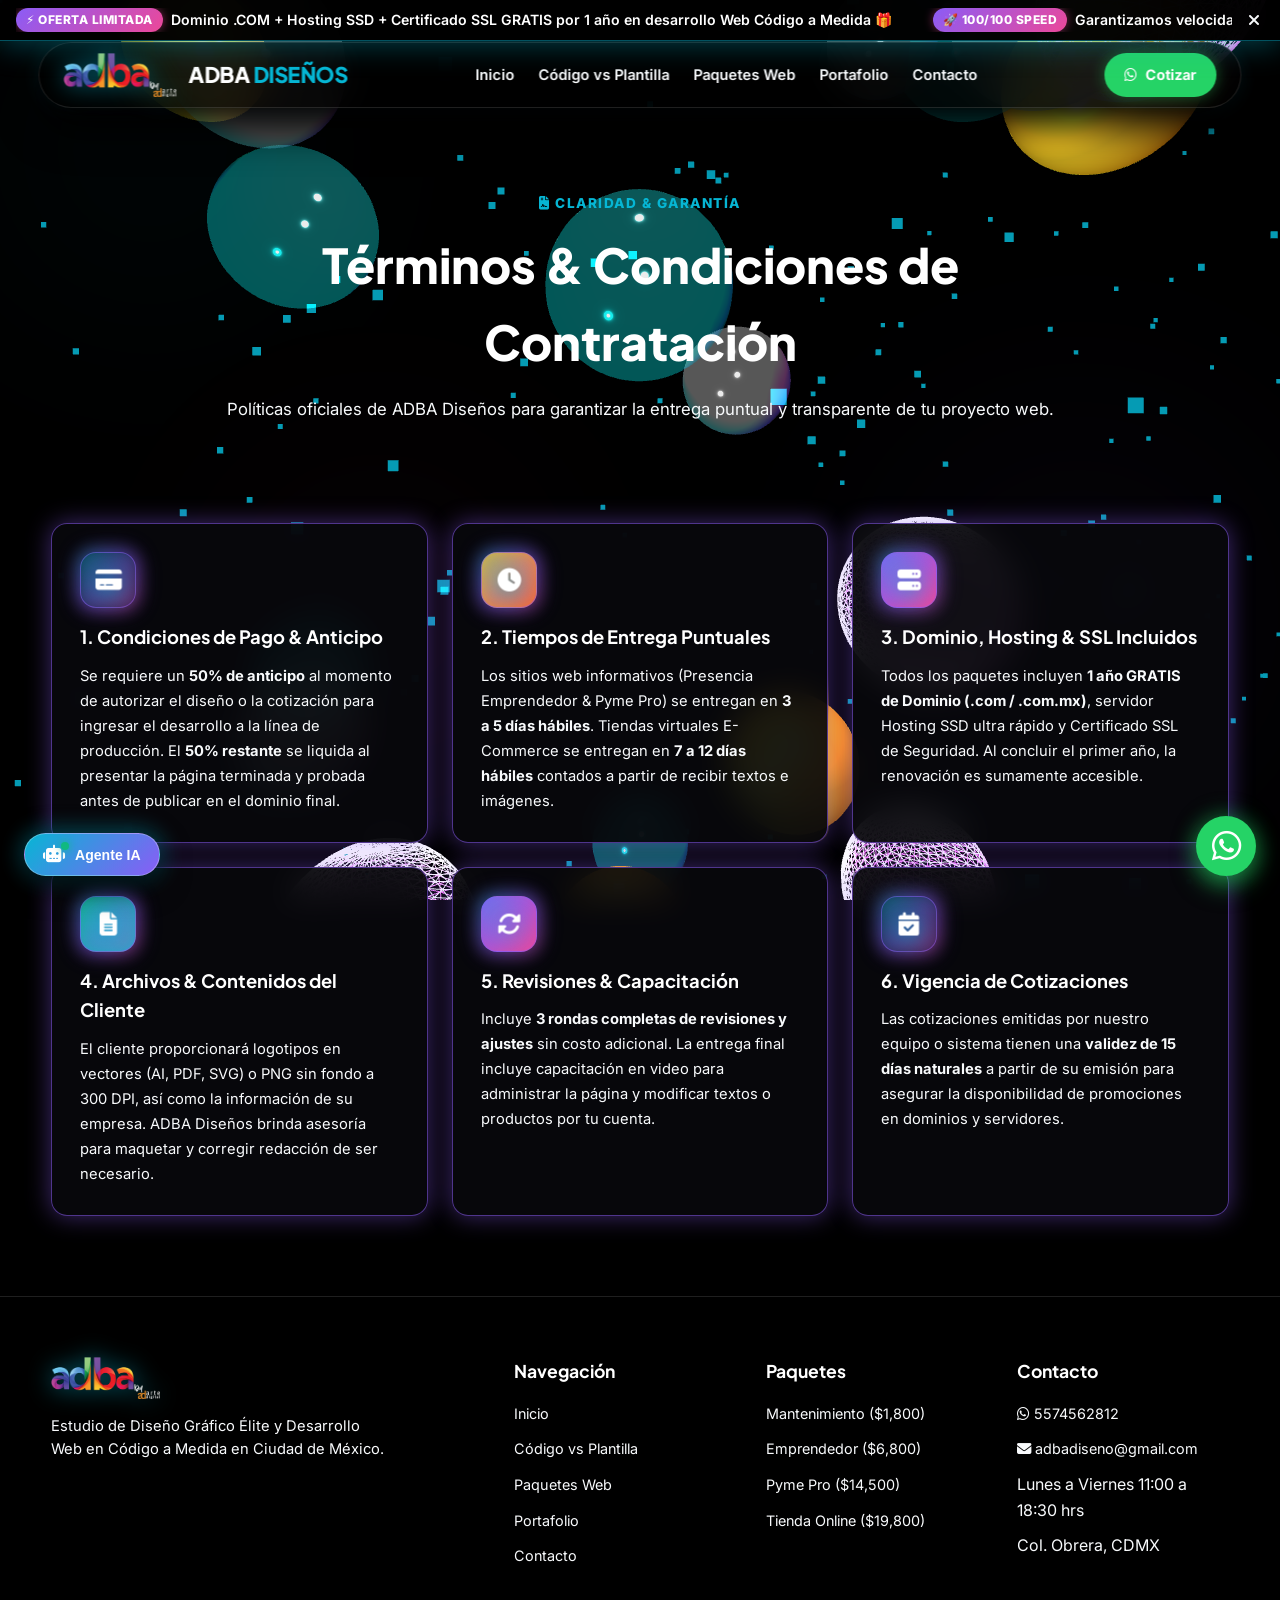
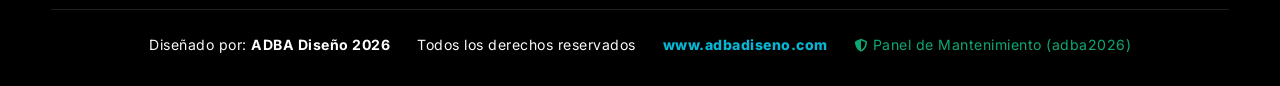
<file: terminos.html>
<!DOCTYPE html>
<html lang="es">
<head>
  <meta charset="UTF-8">
  <meta name="viewport" content="width=device-width, initial-scale=1.0">
  <title>Términos & Condiciones de Contratación Web | ADBA Diseños CDMX</title>
  <meta name="description" content="Términos y condiciones oficiales de contratación de servicios de desarrollo y diseño web de ADBA Diseños en Ciudad de México.">
  <meta name="robots" content="index, follow">
  <meta name="author" content="ADBA Diseños Web & 3D">
  <link rel="canonical" href="https://adbadisenos.com/terminos.html">

  <!-- OpenGraph -->
  <meta property="og:locale" content="es_MX">
  <meta property="og:type" content="website">
  <meta property="og:title" content="Términos & Condiciones de Contratación Web | ADBA Diseños CDMX">
  <meta property="og:description" content="Términos legales y condiciones transparentes del servicio de desarrollo web.">
  <meta property="og:url" content="https://adbadisenos.com/terminos.html">
  <meta property="og:site_name" content="ADBA Diseños Web & 3D">

  <!-- Google Fonts -->
  <link rel="preconnect" href="https://fonts.googleapis.com">
  <link rel="preconnect" href="https://fonts.gstatic.com" crossorigin>
  <link href="https://fonts.googleapis.com/css2?family=Inter:wght@400;500;600;700&family=Plus+Jakarta+Sans:wght@700;800;900&display=swap" rel="stylesheet">

  <!-- FontAwesome Icons -->
  <link rel="stylesheet" href="https://cdnjs.cloudflare.com/ajax/libs/font-awesome/6.5.1/css/all.min.css">

  <!-- Stylesheet -->
  <link rel="stylesheet" href="assets/css/styles.css?v=2026v3">
</head>
<body>

  <!-- FIXED 3D CANVAS FOR ALL PAGES -->
  <canvas id="bg-3d-canvas"></canvas>

  <!-- Ambient Glow Lights -->
  <div class="ambient-glow glow-1"></div>
  <div class="ambient-glow glow-2"></div>
  <div class="ambient-glow glow-3"></div>

  <!-- 1. CINTILLO EDITABLE DE PROMOCIONES -->
  <div id="cintillo-banner" class="cintillo-wrapper">
    <div class="cintillo-content">
      <div class="cintillo-ticker">
        <div class="cintillo-track">
          <div class="cintillo-item">
            <span class="cintillo-badge" data-cms-key="cintillo_badge_1">⚡ Oferta Limitada</span>
            <span data-cms-key="cintillo_text_1">Dominio .COM + Hosting SSD + Certificado SSL GRATIS por 1 año en desarrollo Web Código a Medida 🎁</span>
          </div>
          <div class="cintillo-item">
            <span class="cintillo-badge" data-cms-key="cintillo_badge_2">🚀 100/100 Speed</span>
            <span data-cms-key="cintillo_text_2">Garantizamos velocidad ultrarrápida en móviles y Google Lighthouse 💯</span>
          </div>
          <div class="cintillo-item">
            <span class="cintillo-badge" data-cms-key="cintillo_badge_3">📞 Atención Directa</span>
            <span data-cms-key="cintillo_text_3">WhatsApp 5574562812 en Col. Obrera, CDMX | Lunes a Viernes 11:00 a 18:30 hrs 🇲🇽</span>
          </div>
        </div>
      </div>
      <button type="button" id="btn-close-cintillo" class="cintillo-close" title="Cerrar Cintillo">
        <i class="fas fa-times"></i>
      </button>
    </div>
  </div>

  <!-- 2. HEADER & NAVBAR MULTIPÁGINA -->
  <header class="header-nav">
    <a href="index.html" class="brand-logo">
      <img src="assets/images/logo.png?v=2026v3" alt="ADBA Diseños Logo" style="height:44px; width:auto;">
      <span class="logo-text" style="font-family:var(--font-heading); font-weight:800; font-size:1.35rem; color:#fff; letter-spacing:-0.5px;">ADBA <span class="logo-highlight" style="color:var(--adba-cyan);">DISEÑOS</span></span>
    </a>

    <nav>
      <ul class="nav-menu" id="nav-menu">
        <li><a href="index.html" class="nav-link">Inicio</a></li>
        <li><a href="codigo-vs-plantilla.html" class="nav-link">Código vs Plantilla</a></li>
        <li><a href="paquetes.html" class="nav-link">Paquetes Web</a></li>
        <li><a href="portafolio.html" class="nav-link">Portafolio</a></li>
        <li><a href="contacto.html" class="nav-link">Contacto</a></li>
      </ul>
    </nav>

    <div class="header-actions">
      <a href="https://wa.me/525574562812?text=Hola%20ADBA%20Dise%C3%B1os,%20quiero%20cotizar%20mi%20p%C3%A1gina%20web%20en%20C%C3%B3digo%20a%20Medida" target="_blank" class="btn-whatsapp">
        <i class="fab fa-whatsapp"></i> Cotizar
      </a>
      <button class="mobile-toggle" id="mobile-toggle"><i class="fas fa-bars"></i></button>
    </div>
  </header>

  <main>
    <div class="container">
      <div class="page-header-banner">
        <span class="section-tag"><i class="fas fa-file-contract"></i> Claridad & Garantía</span>
        <h1 class="section-title">Términos & Condiciones de Contratación</h1>
        <p class="section-subtitle">Políticas oficiales de ADBA Diseños para garantizar la entrega puntual y transparente de tu proyecto web.</p>
      </div>

      <div class="terms-grid">
        <div class="term-card">
          <div class="icon-3d-box" style="margin-bottom:14px;" title="Icono 3D Interactivo - Haz clic para rotar"><i class="fas fa-credit-card"></i></div>
          <h4>1. Condiciones de Pago & Anticipo</h4>
          <p>Se requiere un <strong>50% de anticipo</strong> al momento de autorizar el diseño o la cotización para ingresar el desarrollo a la línea de producción. El <strong>50% restante</strong> se liquida al presentar la página terminada y probada antes de publicar en el dominio final.</p>
        </div>

        <div class="term-card">
          <div class="icon-3d-box" style="background:var(--grad-gold-orange); border-color:#fbbf24; margin-bottom:14px;" title="Icono 3D Interactivo - Haz clic para rotar"><i class="fas fa-clock"></i></div>
          <h4>2. Tiempos de Entrega Puntuales</h4>
          <p>Los sitios web informativos (Presencia Emprendedor & Pyme Pro) se entregan en <strong>3 a 5 días hábiles</strong>. Tiendas virtuales E-Commerce se entregan en <strong>7 a 12 días hábiles</strong> contados a partir de recibir textos e imágenes.</p>
        </div>

        <div class="term-card">
          <div class="icon-3d-box" style="background:var(--grad-purple-pink); border-color:#8b5cf6; margin-bottom:14px;" title="Icono 3D Interactivo - Haz clic para rotar"><i class="fas fa-server"></i></div>
          <h4>3. Dominio, Hosting & SSL Incluidos</h4>
          <p>Todos los paquetes incluyen <strong>1 año GRATIS de Dominio (.com / .com.mx)</strong>, servidor Hosting SSD ultra rápido y Certificado SSL de Seguridad. Al concluir el primer año, la renovación es sumamente accesible.</p>
        </div>

        <div class="term-card">
          <div class="icon-3d-box" style="background:linear-gradient(135deg,#10b981,#06b6d4); border-color:#10b981; margin-bottom:14px;" title="Icono 3D Interactivo - Haz clic para rotar"><i class="fas fa-file-alt"></i></div>
          <h4>4. Archivos & Contenidos del Cliente</h4>
          <p>El cliente proporcionará logotipos en vectores (AI, PDF, SVG) o PNG sin fondo a 300 DPI, así como la información de su empresa. ADBA Diseños brinda asesoría para maquetar y corregir redacción de ser necesario.</p>
        </div>

        <div class="term-card">
          <div class="icon-3d-box" style="background:var(--grad-purple-pink); border-color:#ec4899; margin-bottom:14px;" title="Icono 3D Interactivo - Haz clic para rotar"><i class="fas fa-sync-alt"></i></div>
          <h4>5. Revisiones & Capacitación</h4>
          <p>Incluye <strong>3 rondas completas de revisiones y ajustes</strong> sin costo adicional. La entrega final incluye capacitación en video para administrar la página y modificar textos o productos por tu cuenta.</p>
        </div>

        <div class="term-card">
          <div class="icon-3d-box" style="margin-bottom:14px;" title="Icono 3D Interactivo - Haz clic para rotar"><i class="fas fa-calendar-check"></i></div>
          <h4>6. Vigencia de Cotizaciones</h4>
          <p>Las cotizaciones emitidas por nuestro equipo o sistema tienen una <strong>validez de 15 días naturales</strong> a partir de su emisión para asegurar la disponibilidad de promociones en dominios y servidores.</p>
        </div>
      </div>
    </div>
  </main>

  <!-- FOOTER MULTIPÁGINA -->
  <footer class="site-footer">
    <div class="container">
      <div class="footer-grid">
        <div class="footer-brand">
          <a href="index.html" class="brand-logo">
            <img src="assets/images/logo.png?v=2026v3" alt="ADBA Diseños Logo">
          </a>
          <p>Estudio de Diseño Gráfico Élite y Desarrollo Web en Código a Medida en Ciudad de México.</p>
        </div>

        <div>
          <h4 class="footer-title">Navegación</h4>
          <ul class="footer-links">
            <li><a href="index.html">Inicio</a></li>
            <li><a href="codigo-vs-plantilla.html">Código vs Plantilla</a></li>
            <li><a href="paquetes.html">Paquetes Web</a></li>
            <li><a href="portafolio.html">Portafolio</a></li>
            <li><a href="contacto.html">Contacto</a></li>
          </ul>
        </div>

        <div>
          <h4 class="footer-title">Paquetes</h4>
          <ul class="footer-links">
            <li><a href="paquetes.html">Mantenimiento ($1,800)</a></li>
            <li><a href="paquetes.html">Emprendedor ($6,800)</a></li>
            <li><a href="paquetes.html">Pyme Pro ($14,500)</a></li>
            <li><a href="paquetes.html">Tienda Online ($19,800)</a></li>
          </ul>
        </div>

        <div>
          <h4 class="footer-title">Contacto</h4>
          <ul class="footer-links">
            <li><a href="https://wa.me/525574562812" target="_blank"><i class="fab fa-whatsapp"></i> 5574562812</a></li>
            <li><a href="mailto:adbadiseno@gmail.com"><i class="fas fa-envelope"></i> adbadiseno@gmail.com</a></li>
            <li><span>Lunes a Viernes 11:00 a 18:30 hrs</span></li>
            <li><span>Col. Obrera, CDMX</span></li>
          </ul>
        </div>
      </div>

      <div class="footer-bottom">
        <p>Diseñado por: <a href="index.html" class="footer-brand-link">ADBA Diseño 2026</a> &nbsp;&nbsp;&nbsp;&nbsp; Todos los derechos reservados &nbsp;&nbsp;&nbsp;&nbsp; <a href="index.html" class="footer-domain-link">www.adbadiseno.com</a> &nbsp;&nbsp;&nbsp;&nbsp; <a href="javascript:void(0)" onclick="window.adbaAdmin && window.adbaAdmin.requestAccess()" style="color:#10b981; opacity:0.9; text-decoration:none;"><i class="fas fa-shield-alt" style="font-size:0.8rem;"></i> Panel de Mantenimiento (adba2026)</a></p>
      </div>
    </div>
  </footer>

  <!-- Three.js CDN Library -->
  <script src="assets/js/three.min.js"></script>
  <script src="assets/js/tech-bg.js?v=2026v3"></script>

  <!-- Application Scripts -->
  <script src="assets/js/hero-3d.js?v=2026v3"></script>
  <script src="assets/js/admin-editor.js?v=2026v3"></script>
  <script src="assets/js/app.js?v=2026v3"></script>
  <script src="assets/js/ai-agent.js?v=2026v3"></script>

  <!-- Floating WhatsApp Action Button -->
  <a href="https://wa.me/525574562812?text=Hola%20ADBA%20Dise%C3%B1os,%20quiero%20cotizar%20mi%20p%C3%A1gina%20web%20en%20C%C3%B3digo%20a%20Medida" target="_blank" class="whatsapp-floating-fab" title="Chat directo por WhatsApp">
    <i class="fab fa-whatsapp"></i>
  </a>

</body>
</html>
</file>
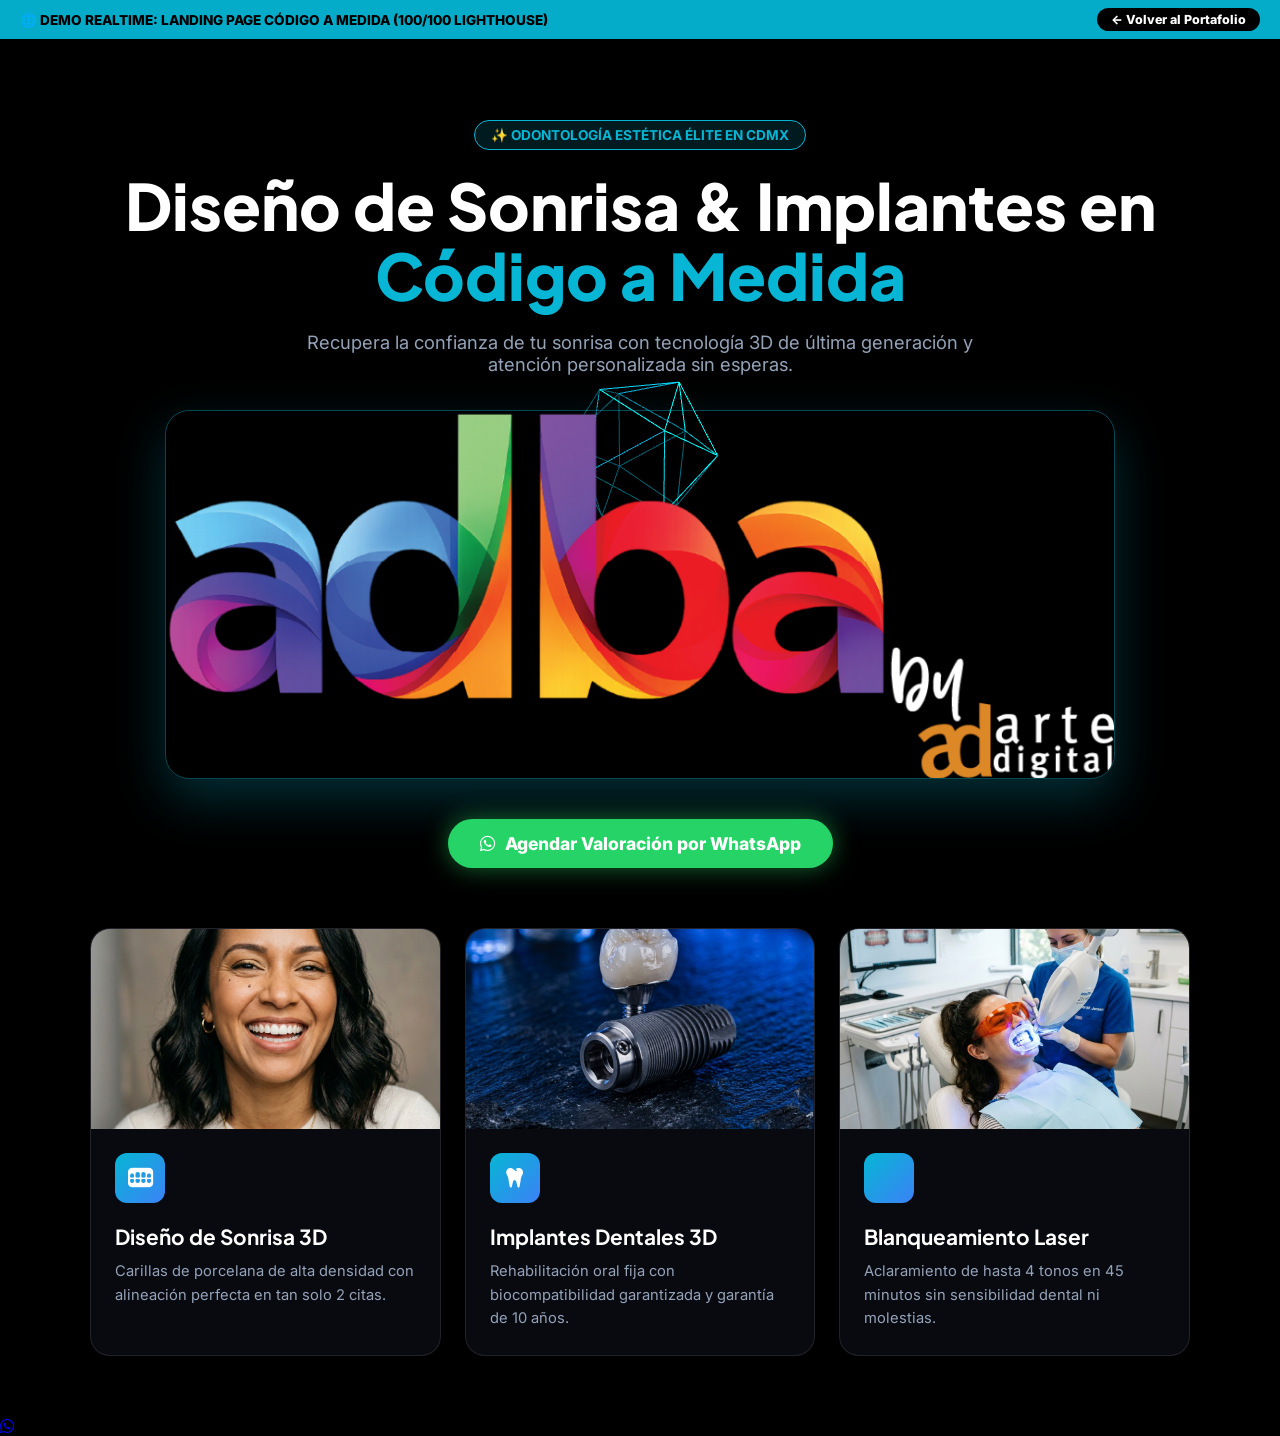
<file: demos/landing-dental.html>
<!DOCTYPE html>
<html lang="es">
<head>
  <meta charset="UTF-8">
  <meta name="viewport" content="width=device-width, initial-scale=1.0">
  <title>OdontoPro CDMX | Clínica Dental Élite (Demo Landing Page)</title>
  <link rel="preconnect" href="https://fonts.googleapis.com">
  <link href="https://fonts.googleapis.com/css2?family=Plus+Jakarta+Sans:wght@700;800;900&family=Inter:wght@400;600;700&display=swap" rel="stylesheet">
  <link rel="stylesheet" href="https://cdnjs.cloudflare.com/ajax/libs/font-awesome/6.5.1/css/all.min.css">
  <style>
    * { margin:0; padding:0; box-sizing:border-box; }
    body { background:#000; color:#fff; font-family:'Inter',sans-serif; overflow-x:hidden; }
    #canvas3d { position:fixed; top:0; left:0; width:100vw; height:100vh; z-index:1; pointer-events:none; }
    .demo-bar { position:fixed; top:0; left:0; width:100%; z-index:1000; background:rgba(6,182,212,0.95); color:#000; padding:8px 20px; font-weight:800; font-size:0.85rem; display:flex; justify-content:space-between; align-items:center; backdrop-filter:blur(10px); }
    .demo-bar a { background:#000; color:#fff; text-decoration:none; padding:4px 14px; border-radius:99px; font-size:0.78rem; transition:0.3s; }
    .demo-bar a:hover { background:#fff; color:#000; }
    .hero { position:relative; z-index:10; min-height:100vh; padding:120px 20px 60px; display:flex; align-items:center; justify-content:center; text-align:center; }
    .container { max-width:1100px; margin:0 auto; }
    .badge { display:inline-block; background:rgba(6,182,212,0.15); border:1px solid #06b6d4; color:#06b6d4; padding:6px 16px; border-radius:99px; font-weight:700; font-size:0.85rem; margin-bottom:20px; }
    h1 { font-family:'Plus Jakarta Sans',sans-serif; font-size:clamp(2.5rem, 5vw, 4rem); font-weight:900; line-height:1.1; margin-bottom:20px; }
    p.desc { font-size:1.15rem; color:#94a3b8; max-width:700px; margin:0 auto 35px; }
    .btn-wa { background:#25D366; color:#fff; text-decoration:none; padding:14px 32px; border-radius:99px; font-weight:800; font-size:1.1rem; display:inline-flex; align-items:center; gap:10px; box-shadow:0 0 25px rgba(37,211,102,0.5); transition:0.3s; }
    .btn-wa:hover { transform:translateY(-3px); box-shadow:0 0 40px rgba(37,211,102,0.8); }
    .grid { display:grid; grid-template-columns:repeat(auto-fit, minmax(280px, 1fr)); gap:24px; margin-top:60px; text-align:left; }
    .card { background:rgba(10,10,18,0.9); border:1px solid rgba(255,255,255,0.1); border-radius:20px; padding:30px; backdrop-filter:blur(20px); transition:0.3s; }
    .card:hover { border-color:#06b6d4; transform:translateY(-6px); box-shadow:0 20px 40px rgba(6,182,212,0.2); }
    .icon { width:50px; height:50px; background:linear-gradient(135deg,#06b6d4,#3b82f6); border-radius:12px; display:flex; align-items:center; justify-content:center; font-size:1.4rem; color:#fff; margin-bottom:20px; }
    .card h3 { font-family:'Plus Jakarta Sans',sans-serif; font-size:1.3rem; margin-bottom:10px; color:#fff; }
    .card p { color:#94a3b8; font-size:0.92rem; line-height:1.6; }
  </style>
</head>
<body>
  <canvas id="canvas3d"></canvas>

  <div class="demo-bar">
    <span>🌐 DEMO REALTIME: LANDING PAGE CÓDIGO A MEDIDA (100/100 LIGHTHOUSE)</span>
    <a href="../portafolio.html">← Volver al Portafolio</a>
  </div>

  <section class="hero">
    <div class="container">
      <span class="badge">✨ ODONTOLOGÍA ESTÉTICA ÉLITE EN CDMX</span>
      <h1>Diseño de Sonrisa & Implantes en <span style="color:#06b6d4;">Código a Medida</span></h1>
      <p class="desc">Recupera la confianza de tu sonrisa con tecnología 3D de última generación y atención personalizada sin esperas.</p>
      
      <!-- HERO PHOTO BANNER -->
      <div style="margin: 30px auto 40px; max-width: 950px; border-radius: 24px; overflow: hidden; border: 1px solid rgba(6,182,212,0.4); box-shadow: 0 20px 50px rgba(6,182,212,0.25);">
        <img src="../assets/images/logo.png?v=2026v3" alt="Clínica OdontoPro CDMX" style="width:100%; height:auto; display:block; object-fit:cover; max-height:480px;">
      </div>

      <a href="https://wa.me/525574562812?text=Hola%20OdontoPro,%20vengo%20del%20Portafolio%20de%20ADBA%20Dise%C3%B1os%20y%20quiero%20agendar%20cita" target="_blank" class="btn-wa">
        <i class="fab fa-whatsapp"></i> Agendar Valoración por WhatsApp
      </a>

      <div class="grid">
        <div class="card" style="padding:0; overflow:hidden;">
          <img src="../assets/images/dental-smile.jpg" alt="Diseño de Sonrisa" style="width:100%; height:200px; object-fit:cover; display:block;">
          <div style="padding:24px;">
            <div class="icon"><i class="fas fa-teeth"></i></div>
            <h3>Diseño de Sonrisa 3D</h3>
            <p>Carillas de porcelana de alta densidad con alineación perfecta en tan solo 2 citas.</p>
          </div>
        </div>
        <div class="card" style="padding:0; overflow:hidden;">
          <img src="../assets/images/dental-implant.jpg" alt="Implantes Dentales" style="width:100%; height:200px; object-fit:cover; display:block;">
          <div style="padding:24px;">
            <div class="icon"><i class="fas fa-tooth"></i></div>
            <h3>Implantes Dentales 3D</h3>
            <p>Rehabilitación oral fija con biocompatibilidad garantizada y garantía de 10 años.</p>
          </div>
        </div>
        <div class="card" style="padding:0; overflow:hidden;">
          <img src="../assets/images/dental-laser.jpg" alt="Blanqueamiento Laser" style="width:100%; height:200px; object-fit:cover; display:block;">
          <div style="padding:24px;">
            <div class="icon"><i class="fas fa-sparkles"></i></div>
            <h3>Blanqueamiento Laser</h3>
            <p>Aclaramiento de hasta 4 tonos en 45 minutos sin sensibilidad dental ni molestias.</p>
          </div>
        </div>
      </div>
    </div>
  </section>

  <script src="../assets/js/three.min.js"></script>
  <script>
    const scene = new THREE.Scene();
    const camera = new THREE.PerspectiveCamera(60, window.innerWidth/window.innerHeight, 0.1, 1000);
    camera.position.z = 20;
    const renderer = new THREE.WebGLRenderer({ canvas: document.getElementById('canvas3d'), alpha: true, antialias: true });
    renderer.setSize(window.innerWidth, window.innerHeight);

    const light = new THREE.PointLight(0x06b6d4, 3, 50);
    light.position.set(10, 10, 10);
    scene.add(light);
    scene.add(new THREE.AmbientLight(0xffffff, 0.5));

    const geo = new THREE.IcosahedronGeometry(2, 0);
    const mat = new THREE.MeshPhysicalMaterial({ color: 0x06b6d4, wireframe: true });
    const mesh = new THREE.Mesh(geo, mat);
    scene.add(mesh);

    function animate() {
      requestAnimationFrame(animate);
      mesh.rotation.x += 0.008;
      mesh.rotation.y += 0.008;
      renderer.render(scene, camera);
    }
    animate();
    window.addEventListener('resize', () => {
      camera.aspect = window.innerWidth / window.innerHeight;
      camera.updateProjectionMatrix();
      renderer.setSize(window.innerWidth, window.innerHeight);
    });
  </script>

  <!-- Floating WhatsApp Action Button -->
  <a href="https://wa.me/525574562812?text=Hola%20ADBA%20Dise%C3%B1os,%20quiero%20cotizar%20mi%20p%C3%A1gina%20web%20en%20C%C3%B3digo%20a%20Medida" target="_blank" class="whatsapp-floating-fab" title="Chat directo por WhatsApp">
    <i class="fab fa-whatsapp"></i>
  </a>

</body>
</html>
</file>
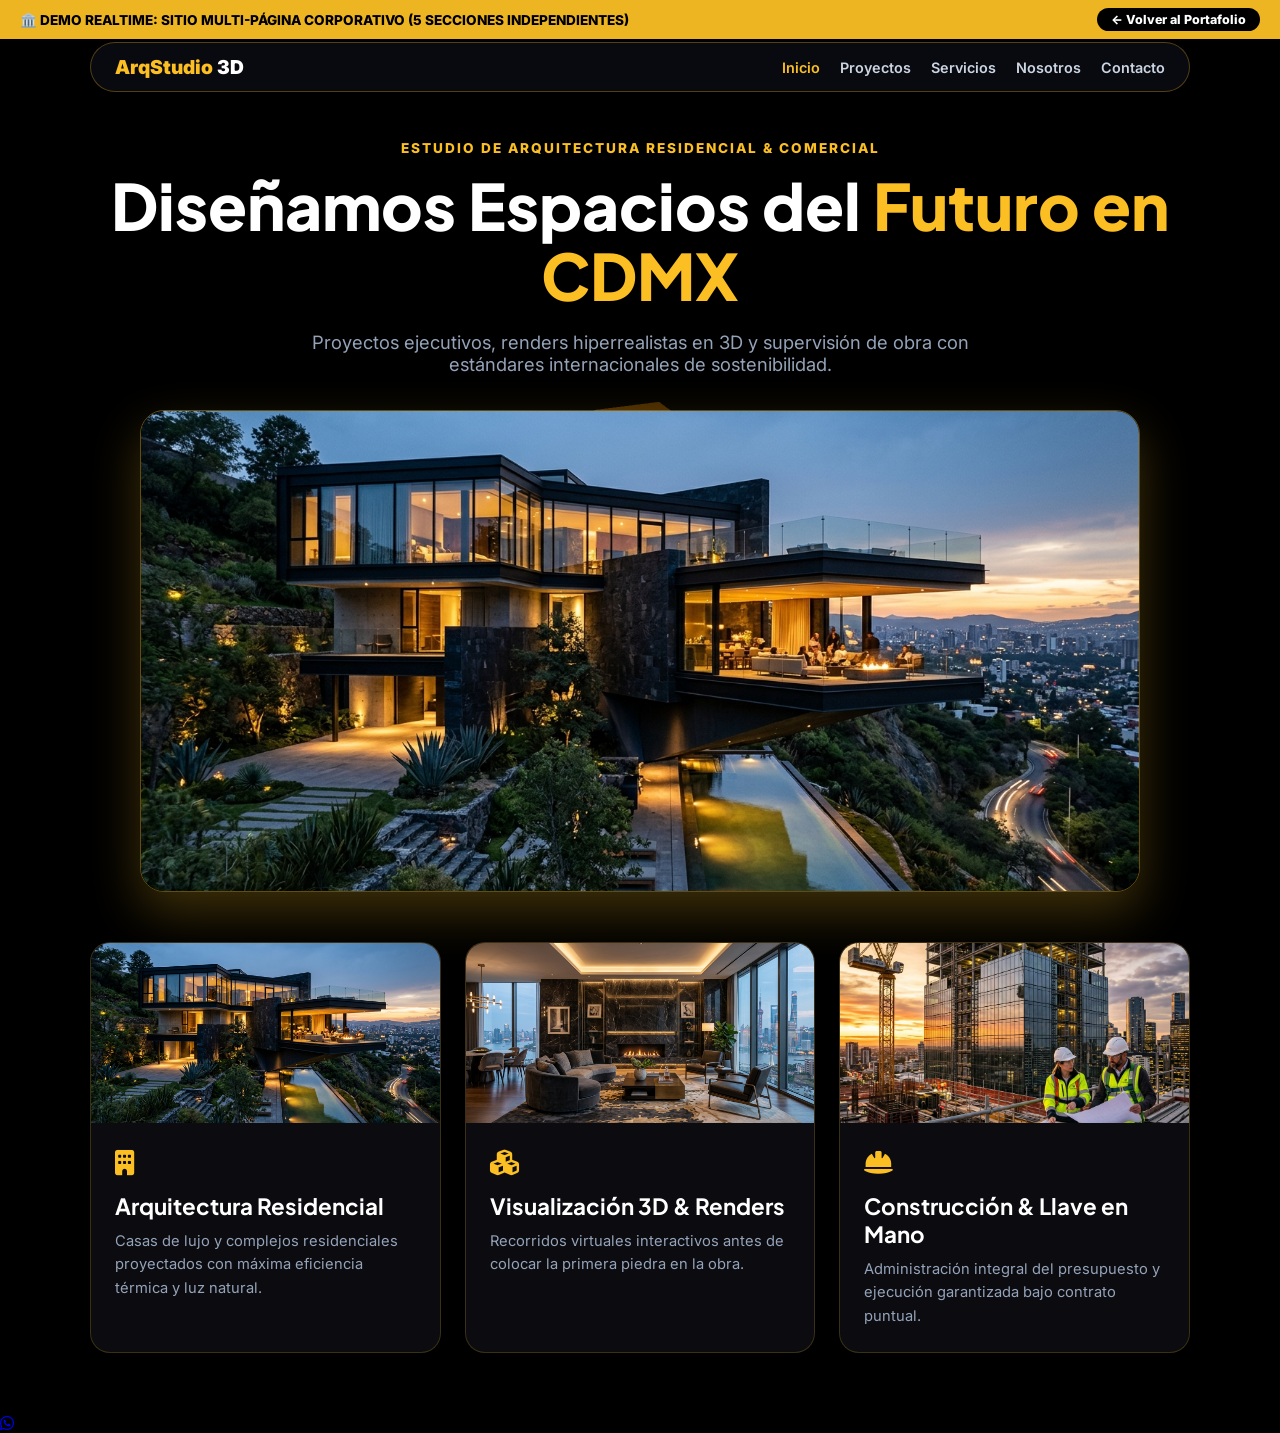
<file: demos/multipagina-arquitectura.html>
<!DOCTYPE html>
<html lang="es">
<head>
  <meta charset="UTF-8">
  <meta name="viewport" content="width=device-width, initial-scale=1.0">
  <title>ArqStudio CDMX | Arquitectura & Construcción 3D (Demo Multi-Página)</title>
  <link rel="preconnect" href="https://fonts.googleapis.com">
  <link href="https://fonts.googleapis.com/css2?family=Plus+Jakarta+Sans:wght@700;800;900&family=Inter:wght@400;600;700&display=swap" rel="stylesheet">
  <link rel="stylesheet" href="https://cdnjs.cloudflare.com/ajax/libs/font-awesome/6.5.1/css/all.min.css">
  <style>
    * { margin:0; padding:0; box-sizing:border-box; }
    body { background:#000; color:#fff; font-family:'Inter',sans-serif; overflow-x:hidden; }
    #canvas3d { position:fixed; top:0; left:0; width:100vw; height:100vh; z-index:1; pointer-events:none; }
    .demo-bar { position:fixed; top:0; left:0; width:100%; z-index:1000; background:rgba(251,191,36,0.95); color:#000; padding:8px 20px; font-weight:800; font-size:0.85rem; display:flex; justify-content:space-between; align-items:center; backdrop-filter:blur(10px); }
    .demo-bar a { background:#000; color:#fff; text-decoration:none; padding:4px 14px; border-radius:99px; font-size:0.78rem; transition:0.3s; }
    .demo-bar a:hover { background:#fff; color:#000; }
    nav { position:fixed; top:42px; left:50%; transform:translateX(-50%); width:90%; max-width:1100px; z-index:900; background:rgba(10,10,18,0.9); border:1px solid rgba(251,191,36,0.3); border-radius:99px; padding:12px 24px; display:flex; justify-content:space-between; align-items:center; }
    nav ul { display:flex; gap:20px; list-style:none; }
    nav a { color:#cbd5e1; text-decoration:none; font-weight:600; font-size:0.9rem; }
    nav a.active { color:#fbbf24; }
    .hero { position:relative; z-index:10; min-height:100vh; padding:140px 20px 60px; display:flex; align-items:center; justify-content:center; text-align:center; }
    .container { max-width:1100px; margin:0 auto; }
    h1 { font-family:'Plus Jakarta Sans',sans-serif; font-size:clamp(2.5rem, 5vw, 4rem); font-weight:900; line-height:1.1; margin-bottom:20px; }
    p.desc { font-size:1.15rem; color:#94a3b8; max-width:750px; margin:0 auto 35px; }
    .grid { display:grid; grid-template-columns:repeat(auto-fit, minmax(300px, 1fr)); gap:24px; margin-top:50px; text-align:left; }
    .card { background:rgba(12,12,18,0.92); border:1px solid rgba(251,191,36,0.2); border-radius:20px; padding:32px; backdrop-filter:blur(20px); transition:0.3s; }
    .card:hover { border-color:#fbbf24; transform:translateY(-6px); box-shadow:0 20px 40px rgba(251,191,36,0.25); }
    .card h3 { font-family:'Plus Jakarta Sans',sans-serif; font-size:1.4rem; color:#fff; margin-bottom:10px; }
    .card p { color:#94a3b8; font-size:0.92rem; line-height:1.6; }
  </style>
</head>
<body>
  <canvas id="canvas3d"></canvas>

  <div class="demo-bar">
    <span>🏛️ DEMO REALTIME: SITIO MULTI-PÁGINA CORPORATIVO (5 SECCIONES INDEPENDIENTES)</span>
    <a href="../portafolio.html">← Volver al Portafolio</a>
  </div>

  <nav>
    <div style="font-weight:900; color:#fbbf24; font-size:1.2rem;">ArqStudio <span style="color:#fff;">3D</span></div>
    <ul>
      <li><a href="#" class="active">Inicio</a></li>
      <li><a href="#">Proyectos</a></li>
      <li><a href="#">Servicios</a></li>
      <li><a href="#">Nosotros</a></li>
      <li><a href="#">Contacto</a></li>
    </ul>
  </nav>

  <section class="hero">
    <div class="container">
      <span style="color:#fbbf24; font-weight:800; font-size:0.85rem; text-transform:uppercase; letter-spacing:2px; display:block; margin-bottom:14px;">ESTUDIO DE ARQUITECTURA RESIDENCIAL & COMERCIAL</span>
      <h1>Diseñamos Espacios del <span style="color:#fbbf24;">Futuro en CDMX</span></h1>
      <p class="desc">Proyectos ejecutivos, renders hiperrealistas en 3D y supervisión de obra con estándares internacionales de sostenibilidad.</p>
      
      <!-- HERO ARCHITECTURE PHOTO BANNER -->
      <div style="margin: 30px auto 45px; max-width: 1000px; border-radius: 24px; overflow: hidden; border: 1px solid rgba(251,191,36,0.4); box-shadow: 0 20px 50px rgba(251,191,36,0.25);">
        <img src="../assets/images/arq-villa.jpg" alt="Villa Residencial ArqStudio" style="width:100%; height:auto; display:block; object-fit:cover; max-height:480px;">
      </div>

      <div class="grid">
        <div class="card" style="padding:0; overflow:hidden;">
          <img src="../assets/images/arq-villa.jpg" alt="Arquitectura Residencial" style="width:100%; height:180px; object-fit:cover; display:block;">
          <div style="padding:24px;">
            <div style="color:#fbbf24; font-size:1.6rem; margin-bottom:14px;"><i class="fas fa-building"></i></div>
            <h3>Arquitectura Residencial</h3>
            <p>Casas de lujo y complejos residenciales proyectados con máxima eficiencia térmica y luz natural.</p>
          </div>
        </div>
        <div class="card" style="padding:0; overflow:hidden;">
          <img src="../assets/images/arq-interior.jpg" alt="Interiorismo 3D" style="width:100%; height:180px; object-fit:cover; display:block;">
          <div style="padding:24px;">
            <div style="color:#fbbf24; font-size:1.6rem; margin-bottom:14px;"><i class="fas fa-cubes"></i></div>
            <h3>Visualización 3D & Renders</h3>
            <p>Recorridos virtuales interactivos antes de colocar la primera piedra en la obra.</p>
          </div>
        </div>
        <div class="card" style="padding:0; overflow:hidden;">
          <img src="../assets/images/arq-construction.jpg" alt="Construcción & Llave en Mano" style="width:100%; height:180px; object-fit:cover; display:block;">
          <div style="padding:24px;">
            <div style="color:#fbbf24; font-size:1.6rem; margin-bottom:14px;"><i class="fas fa-hard-hat"></i></div>
            <h3>Construcción & Llave en Mano</h3>
            <p>Administración integral del presupuesto y ejecución garantizada bajo contrato puntual.</p>
          </div>
        </div>
      </div>
    </div>
  </section>

  <script src="../assets/js/three.min.js"></script>
  <script>
    const scene = new THREE.Scene();
    const camera = new THREE.PerspectiveCamera(60, window.innerWidth/window.innerHeight, 0.1, 1000);
    camera.position.z = 22;
    const renderer = new THREE.WebGLRenderer({ canvas: document.getElementById('canvas3d'), alpha: true, antialias: true });
    renderer.setSize(window.innerWidth, window.innerHeight);

    const light = new THREE.PointLight(0xfbbf24, 3, 50);
    light.position.set(-10, 10, 10);
    scene.add(light);

    const geo = new THREE.BoxGeometry(2, 2, 2);
    const mat = new THREE.MeshStandardMaterial({ color: 0xfbbf24, metalness: 0.8, roughness: 0.2 });
    const mesh = new THREE.Mesh(geo, mat);
    scene.add(mesh);

    function animate() {
      requestAnimationFrame(animate);
      mesh.rotation.x += 0.01;
      mesh.rotation.y += 0.01;
      renderer.render(scene, camera);
    }
    animate();
    window.addEventListener('resize', () => {
      camera.aspect = window.innerWidth / window.innerHeight;
      camera.updateProjectionMatrix();
      renderer.setSize(window.innerWidth, window.innerHeight);
    });
  </script>

  <!-- Floating WhatsApp Action Button -->
  <a href="https://wa.me/525574562812?text=Hola%20ADBA%20Dise%C3%B1os,%20quiero%20cotizar%20mi%20p%C3%A1gina%20web%20en%20C%C3%B3digo%20a%20Medida" target="_blank" class="whatsapp-floating-fab" title="Chat directo por WhatsApp">
    <i class="fab fa-whatsapp"></i>
  </a>

</body>
</html>
</file>
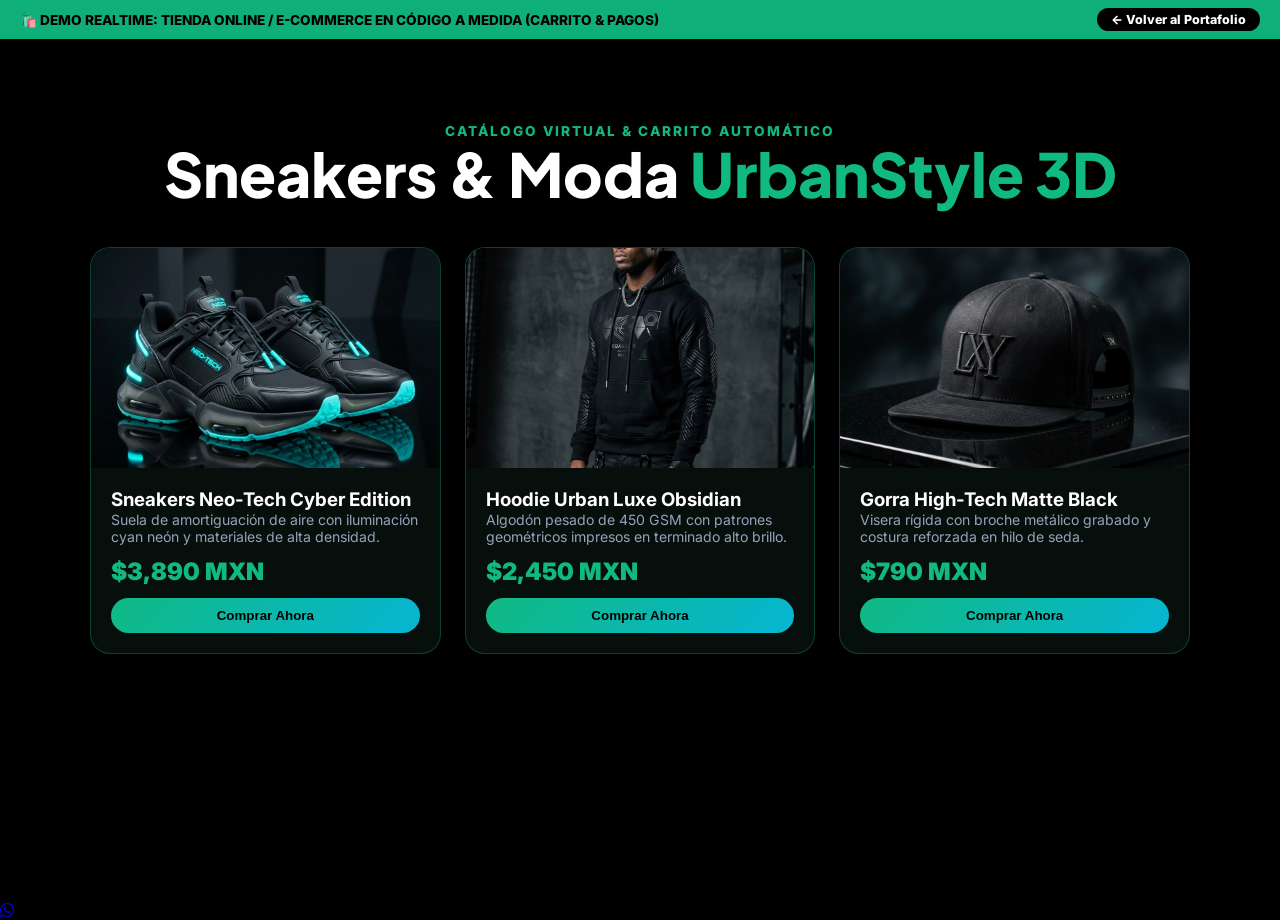
<file: demos/tienda-calzado.html>
<!DOCTYPE html>
<html lang="es">
<head>
  <meta charset="UTF-8">
  <meta name="viewport" content="width=device-width, initial-scale=1.0">
  <title>UrbanStyle 3D | Tienda de Calzado & Moda (Demo E-Commerce)</title>
  <link rel="preconnect" href="https://fonts.googleapis.com">
  <link href="https://fonts.googleapis.com/css2?family=Plus+Jakarta+Sans:wght@700;800;900&family=Inter:wght@400;600;700&display=swap" rel="stylesheet">
  <link rel="stylesheet" href="https://cdnjs.cloudflare.com/ajax/libs/font-awesome/6.5.1/css/all.min.css">
  <style>
    * { margin:0; padding:0; box-sizing:border-box; }
    body { background:#000; color:#fff; font-family:'Inter',sans-serif; overflow-x:hidden; }
    #canvas3d { position:fixed; top:0; left:0; width:100vw; height:100vh; z-index:1; pointer-events:none; }
    .demo-bar { position:fixed; top:0; left:0; width:100%; z-index:1000; background:rgba(16,185,129,0.95); color:#000; padding:8px 20px; font-weight:800; font-size:0.85rem; display:flex; justify-content:space-between; align-items:center; backdrop-filter:blur(10px); }
    .demo-bar a { background:#000; color:#fff; text-decoration:none; padding:4px 14px; border-radius:99px; font-size:0.78rem; transition:0.3s; }
    .demo-bar a:hover { background:#fff; color:#000; }
    .hero { position:relative; z-index:10; min-height:100vh; padding:120px 20px 60px; text-align:center; }
    .container { max-width:1100px; margin:0 auto; }
    h1 { font-family:'Plus Jakarta Sans',sans-serif; font-size:clamp(2.5rem, 5vw, 3.8rem); font-weight:900; line-height:1.1; margin-bottom:16px; }
    .grid { display:grid; grid-template-columns:repeat(auto-fit, minmax(280px, 1fr)); gap:24px; margin-top:40px; text-align:left; }
    .card { background:rgba(8,16,14,0.94); border:1px solid rgba(16,185,129,0.3); border-radius:20px; padding:24px; backdrop-filter:blur(20px); transition:0.3s; }
    .card:hover { border-color:#10b981; transform:translateY(-4px); box-shadow:0 15px 35px rgba(16,185,129,0.3); }
    .price { font-size:1.5rem; font-weight:900; color:#10b981; margin:12px 0; }
    .btn-buy { background:linear-gradient(135deg,#10b981,#06b6d4); color:#000; border:none; padding:10px 18px; border-radius:99px; font-weight:900; cursor:pointer; width:100%; }
    .btn-buy:hover { transform:scale(1.02); box-shadow:0 0 20px rgba(16,185,129,0.6); }
  </style>
</head>
<body>
  <canvas id="canvas3d"></canvas>

  <div class="demo-bar">
    <span>🛍️ DEMO REALTIME: TIENDA ONLINE / E-COMMERCE EN CÓDIGO A MEDIDA (CARRITO & PAGOS)</span>
    <a href="../portafolio.html">← Volver al Portafolio</a>
  </div>

  <section class="hero">
    <div class="container">
      <span style="color:#10b981; font-weight:800; font-size:0.85rem; text-transform:uppercase; letter-spacing:2px;">CATÁLOGO VIRTUAL & CARRITO AUTOMÁTICO</span>
      <h1>Sneakers & Moda <span style="color:#10b981;">UrbanStyle 3D</span></h1>

      <div class="grid">
        <div class="card" style="padding:0; overflow:hidden;">
          <img src="../assets/images/sneakers-black.jpg" alt="Sneakers Futurist Neo-Tech" style="width:100%; height:220px; object-fit:cover; display:block;">
          <div style="padding:20px;">
            <h3>Sneakers Neo-Tech Cyber Edition</h3>
            <p style="color:#94a3b8; font-size:0.88rem;">Suela de amortiguación de aire con iluminación cyan neón y materiales de alta densidad.</p>
            <div class="price">$3,890 MXN</div>
            <button class="btn-buy" onclick="buyItem('Sneakers Neo-Tech Cyber Edition', 3890)">Comprar Ahora</button>
          </div>
        </div>

        <div class="card" style="padding:0; overflow:hidden;">
          <img src="../assets/images/streetwear-hoodie.jpg" alt="Hoodie Obsidian Luxury" style="width:100%; height:220px; object-fit:cover; display:block;">
          <div style="padding:20px;">
            <h3>Hoodie Urban Luxe Obsidian</h3>
            <p style="color:#94a3b8; font-size:0.88rem;">Algodón pesado de 450 GSM con patrones geométricos impresos en terminado alto brillo.</p>
            <div class="price">$2,450 MXN</div>
            <button class="btn-buy" onclick="buyItem('Hoodie Urban Luxe Obsidian', 2450)">Comprar Ahora</button>
          </div>
        </div>

        <div class="card" style="padding:0; overflow:hidden;">
          <img src="../assets/images/streetwear-cap.jpg" alt="Gorra High-Tech Matte Black" style="width:100%; height:220px; object-fit:cover; display:block;">
          <div style="padding:20px;">
            <h3>Gorra High-Tech Matte Black</h3>
            <p style="color:#94a3b8; font-size:0.88rem;">Visera rígida con broche metálico grabado y costura reforzada en hilo de seda.</p>
            <div class="price">$790 MXN</div>
            <button class="btn-buy" onclick="buyItem('Gorra High-Tech Matte Black', 790)">Comprar Ahora</button>
          </div>
        </div>
      </div>
    </div>
  </section>

  <script src="../assets/js/three.min.js"></script>
  <script>
    function buyItem(name, price) {
      const text = `Hola UrbanStyle 3D, me interesa comprar el producto *${name}* ($${price} MXN). Vengo de la demostración de ADBA Diseños.`;
      window.open(`https://wa.me/525574562812?text=${text}`, '_blank');
    }

    const scene = new THREE.Scene();
    const camera = new THREE.PerspectiveCamera(60, window.innerWidth/window.innerHeight, 0.1, 1000);
    camera.position.z = 20;
    const renderer = new THREE.WebGLRenderer({ canvas: document.getElementById('canvas3d'), alpha: true, antialias: true });
    renderer.setSize(window.innerWidth, window.innerHeight);

    const light = new THREE.PointLight(0x10b981, 3, 50);
    light.position.set(0, 10, 10);
    scene.add(light);

    const geo = new THREE.DodecahedronGeometry(2, 0);
    const mat = new THREE.MeshStandardMaterial({ color: 0x10b981, roughness: 0.1, metalness: 0.8 });
    const mesh = new THREE.Mesh(geo, mat);
    scene.add(mesh);

    function animate() {
      requestAnimationFrame(animate);
      mesh.rotation.x += 0.01;
      mesh.rotation.y += 0.01;
      renderer.render(scene, camera);
    }
    animate();
  </script>

  <!-- Floating WhatsApp Action Button -->
  <a href="https://wa.me/525574562812?text=Hola%20ADBA%20Dise%C3%B1os,%20quiero%20cotizar%20mi%20p%C3%A1gina%20web%20en%20C%C3%B3digo%20a%20Medida" target="_blank" class="whatsapp-floating-fab" title="Chat directo por WhatsApp">
    <i class="fab fa-whatsapp"></i>
  </a>

</body>
</html>
</file>
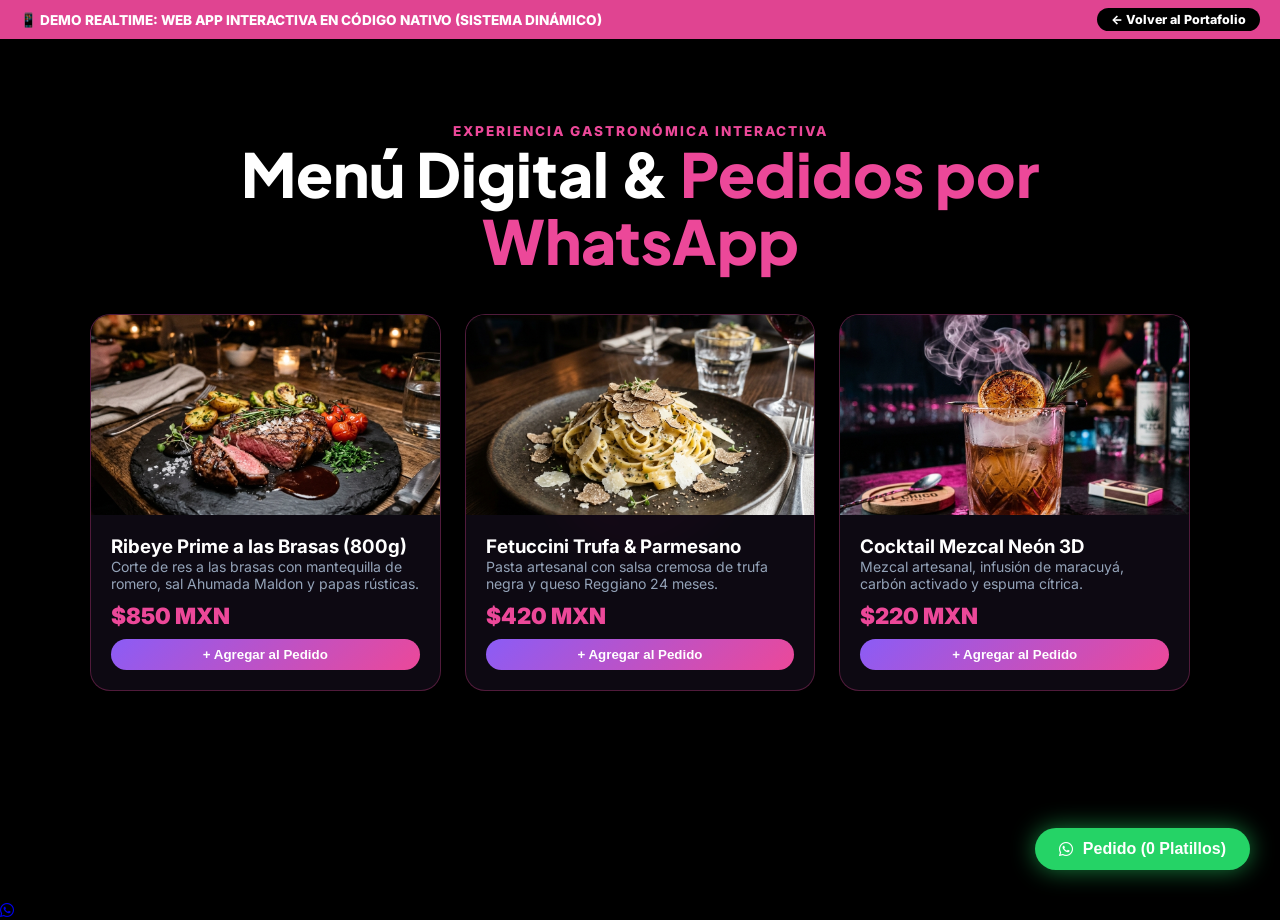
<file: demos/webapp-restaurante.html>
<!DOCTYPE html>
<html lang="es">
<head>
  <meta charset="UTF-8">
  <meta name="viewport" content="width=device-width, initial-scale=1.0">
  <title>Gourmet 3D | Menú Digital & Reservas (Demo Web App Código Nativo)</title>
  <link rel="preconnect" href="https://fonts.googleapis.com">
  <link href="https://fonts.googleapis.com/css2?family=Plus+Jakarta+Sans:wght@700;800;900&family=Inter:wght@400;600;700&display=swap" rel="stylesheet">
  <link rel="stylesheet" href="https://cdnjs.cloudflare.com/ajax/libs/font-awesome/6.5.1/css/all.min.css">
  <style>
    * { margin:0; padding:0; box-sizing:border-box; }
    body { background:#000; color:#fff; font-family:'Inter',sans-serif; overflow-x:hidden; }
    #canvas3d { position:fixed; top:0; left:0; width:100vw; height:100vh; z-index:1; pointer-events:none; }
    .demo-bar { position:fixed; top:0; left:0; width:100%; z-index:1000; background:rgba(236,72,153,0.95); color:#fff; padding:8px 20px; font-weight:800; font-size:0.85rem; display:flex; justify-content:space-between; align-items:center; backdrop-filter:blur(10px); }
    .demo-bar a { background:#000; color:#fff; text-decoration:none; padding:4px 14px; border-radius:99px; font-size:0.78rem; transition:0.3s; }
    .demo-bar a:hover { background:#fff; color:#000; }
    .hero { position:relative; z-index:10; min-height:100vh; padding:120px 20px 60px; text-align:center; }
    .container { max-width:1100px; margin:0 auto; }
    h1 { font-family:'Plus Jakarta Sans',sans-serif; font-size:clamp(2.5rem, 5vw, 3.8rem); font-weight:900; line-height:1.1; margin-bottom:16px; }
    .grid { display:grid; grid-template-columns:repeat(auto-fit, minmax(260px, 1fr)); gap:24px; margin-top:40px; text-align:left; }
    .card { background:rgba(14,10,20,0.94); border:1px solid rgba(236,72,153,0.3); border-radius:20px; padding:24px; backdrop-filter:blur(20px); transition:0.3s; }
    .card:hover { border-color:#ec4899; transform:translateY(-4px); box-shadow:0 15px 35px rgba(236,72,153,0.3); }
    .price { font-size:1.4rem; font-weight:900; color:#ec4899; margin:10px 0; }
    .btn-add { background:linear-gradient(135deg,#8b5cf6,#ec4899); color:#fff; border:none; padding:8px 18px; border-radius:99px; font-weight:700; cursor:pointer; width:100%; }
    .cart-float { position:fixed; bottom:30px; right:30px; z-index:1000; background:#25D366; color:#fff; padding:12px 24px; border-radius:99px; font-weight:800; font-size:1rem; border:none; box-shadow:0 0 25px rgba(37,211,102,0.6); cursor:pointer; display:flex; align-items:center; gap:10px; }
  </style>
</head>
<body>
  <canvas id="canvas3d"></canvas>

  <div class="demo-bar">
    <span>📱 DEMO REALTIME: WEB APP INTERACTIVA EN CÓDIGO NATIVO (SISTEMA DINÁMICO)</span>
    <a href="../portafolio.html">← Volver al Portafolio</a>
  </div>

  <section class="hero">
    <div class="container">
      <span style="color:#ec4899; font-weight:800; font-size:0.85rem; text-transform:uppercase; letter-spacing:2px;">EXPERIENCIA GASTRONÓMICA INTERACTIVA</span>
      <h1>Menú Digital & <span style="color:#ec4899;">Pedidos por WhatsApp</span></h1>

      <div class="grid">
        <div class="card" style="padding:0; overflow:hidden;">
          <img src="../assets/images/gourmet-ribeye.jpg" alt="Ribeye Steak Gourmet" style="width:100%; height:200px; object-fit:cover; display:block;">
          <div style="padding:20px;">
            <h3>Ribeye Prime a las Brasas (800g)</h3>
            <p style="color:#94a3b8; font-size:0.88rem;">Corte de res a las brasas con mantequilla de romero, sal Ahumada Maldon y papas rústicas.</p>
            <div class="price">$850 MXN</div>
            <button class="btn-add" onclick="addDish('Ribeye Prime a las Brasas', 850)">+ Agregar al Pedido</button>
          </div>
        </div>

        <div class="card" style="padding:0; overflow:hidden;">
          <img src="../assets/images/gourmet-pasta.jpg" alt="Fetuccini Trufa & Parmesano" style="width:100%; height:200px; object-fit:cover; display:block;">
          <div style="padding:20px;">
            <h3>Fetuccini Trufa & Parmesano</h3>
            <p style="color:#94a3b8; font-size:0.88rem;">Pasta artesanal con salsa cremosa de trufa negra y queso Reggiano 24 meses.</p>
            <div class="price">$420 MXN</div>
            <button class="btn-add" onclick="addDish('Fetuccini Trufa', 420)">+ Agregar al Pedido</button>
          </div>
        </div>

        <div class="card" style="padding:0; overflow:hidden;">
          <img src="../assets/images/gourmet-cocktail.jpg" alt="Cocktail Mezcal Neón 3D" style="width:100%; height:200px; object-fit:cover; display:block;">
          <div style="padding:20px;">
            <h3>Cocktail Mezcal Neón 3D</h3>
            <p style="color:#94a3b8; font-size:0.88rem;">Mezcal artesanal, infusión de maracuyá, carbón activado y espuma cítrica.</p>
            <div class="price">$220 MXN</div>
            <button class="btn-add" onclick="addDish('Cocktail Mezcal Neón', 220)">+ Agregar al Pedido</button>
          </div>
        </div>
      </div>
    </div>
  </section>

  <button class="cart-float" onclick="sendOrder()">
    <i class="fab fa-whatsapp"></i> <span id="cart-text">Pedido (0 Platillos)</span>
  </button>

  <script src="../assets/js/three.min.js"></script>
  <script>
    let cart = [];
    function addDish(name, price) {
      cart.push({name, price});
      document.getElementById('cart-text').innerText = `Pedido (${cart.length} Platillos - $${cart.reduce((a,b)=>a+b.price,0)} MXN)`;
      alert(`¡${name} agregado a tu pedido digital!`);
    }

    function sendOrder() {
      if(cart.length === 0) { alert('Agrega al menos un platillo a tu pedido.'); return; }
      const items = cart.map(c => `- ${c.name} ($${c.price})`).join('%0A');
      const total = cart.reduce((a,b)=>a+b.price,0);
      const text = `Hola Gourmet 3D, deseo ordenar los siguientes platillos:%0A${items}%0A%0ATotal: $${total} MXN`;
      window.open(`https://wa.me/525574562812?text=${text}`, '_blank');
    }

    const scene = new THREE.Scene();
    const camera = new THREE.PerspectiveCamera(60, window.innerWidth/window.innerHeight, 0.1, 1000);
    camera.position.z = 20;
    const renderer = new THREE.WebGLRenderer({ canvas: document.getElementById('canvas3d'), alpha: true, antialias: true });
    renderer.setSize(window.innerWidth, window.innerHeight);

    const light = new THREE.PointLight(0xec4899, 3, 50);
    light.position.set(10, -10, 10);
    scene.add(light);

    const geo = new THREE.TorusGeometry(2, 0.6, 16, 100);
    const mat = new THREE.MeshPhysicalMaterial({ color: 0xec4899, wireframe: true });
    const mesh = new THREE.Mesh(geo, mat);
    scene.add(mesh);

    function animate() {
      requestAnimationFrame(animate);
      mesh.rotation.x += 0.01;
      mesh.rotation.y += 0.01;
      renderer.render(scene, camera);
    }
    animate();
  </script>

  <!-- Floating WhatsApp Action Button -->
  <a href="https://wa.me/525574562812?text=Hola%20ADBA%20Dise%C3%B1os,%20quiero%20cotizar%20mi%20p%C3%A1gina%20web%20en%20C%C3%B3digo%20a%20Medida" target="_blank" class="whatsapp-floating-fab" title="Chat directo por WhatsApp">
    <i class="fab fa-whatsapp"></i>
  </a>

</body>
</html>
</file>
<file: assets/css/styles.css>
/* ==========================================================================
   ADBA DESIGN 3D - ELITE MULTIPAGE SYSTEM (DEEP OBSIDIAN BLACK + FULL 3D BG)
   ========================================================================== */

:root {
  /* Color Palette - Deep Obsidian Black */
  --bg-dark: #000000;
  --bg-surface: #000000;
  --bg-card: rgba(8, 8, 12, 0.92);
  --bg-card-hover: rgba(18, 18, 26, 0.98);
  --border-glass: rgba(255, 255, 255, 0.12);
  --border-glow: rgba(6, 182, 212, 0.45);
  
  /* Brand Gradients */
  --adba-cyan: #06b6d4;
  --adba-blue: #3b82f6;
  --adba-purple: #8b5cf6;
  --adba-magenta: #ec4899;
  --adba-gold: #fbbf24;
  --adba-green: #10b981;

  --grad-cyan-blue: linear-gradient(135deg, #06b6d4, #3b82f6);
  --grad-purple-pink: linear-gradient(135deg, #8b5cf6, #ec4899);
  --grad-gold-orange: linear-gradient(135deg, #fbbf24, #f97316);
  --grad-neon-hero: linear-gradient(135deg, #06b6d4, #8b5cf6, #ec4899);

  /* Typography */
  --font-heading: 'Plus Jakarta Sans', system-ui, -apple-system, sans-serif;
  --font-body: 'Inter', system-ui, -apple-system, sans-serif;

  /* UI Tokens */
  --radius-sm: 8px;
  --radius-md: 16px;
  --radius-lg: 24px;
  --radius-full: 9999px;
  --transition: all 0.3s cubic-bezier(0.4, 0, 0.2, 1);
}

/* Reset & Base Setup */
*, *::before, *::after {
  box-sizing: border-box;
  margin: 0;
  padding: 0;
}

html {
  scroll-behavior: smooth;
  color-scheme: dark;
  font-size: 16px;
  background-color: #000000;
}

body {
  background-color: #000000;
  color: #f8fafc;
  font-family: var(--font-body);
  line-height: 1.6;
  overflow-x: hidden;
  position: relative;
  min-height: 100vh;
}

/* REAL 3D GLASSMORPHISM ORBS CANVAS OVER DEEP BLACK #000000 BACKGROUND */
#bg-3d-canvas {
  display: block !important;
  position: fixed;
  top: 0;
  left: 0;
  width: 100vw;
  height: 100vh;
  z-index: 2;
  pointer-events: none;
}

.ambient-glow {
  position: fixed;
  border-radius: 50%;
  filter: blur(120px);
  pointer-events: none;
  z-index: 1;
  opacity: 0.15;
}

.glow-1 {
  width: 500px;
  height: 500px;
  background: radial-gradient(circle, rgba(6, 182, 212, 0.4) 0%, transparent 70%);
  top: -100px;
  left: -100px;
}

.glow-2 {
  width: 600px;
  height: 600px;
  background: radial-gradient(circle, rgba(139, 92, 246, 0.4) 0%, transparent 70%);
  top: 35%;
  right: -100px;
}

.glow-3 {
  width: 500px;
  height: 500px;
  background: radial-gradient(circle, rgba(236, 72, 153, 0.3) 0%, transparent 70%);
  bottom: 5%;
  left: 10%;
}

/* Containers */
.container {
  width: min(1280px, 92%);
  margin: 0 auto;
  position: relative;
  z-index: 10;
}

/* Typography Helpers */
.gradient-text {
  background: var(--grad-neon-hero);
  -webkit-background-clip: text;
  -webkit-text-fill-color: transparent;
  display: inline-block;
}

.gradient-text-gold {
  background: var(--grad-gold-orange);
  -webkit-background-clip: text;
  -webkit-text-fill-color: transparent;
}

/* CINTILLO ANIMADO EDITABLE */
.cintillo-wrapper {
  position: fixed;
  top: 0;
  left: 0;
  width: 100%;
  z-index: 1000;
  background: rgba(0, 0, 0, 0.98);
  backdrop-filter: blur(16px);
  border-bottom: 1px solid var(--border-glow);
  box-shadow: 0 4px 30px rgba(6, 182, 212, 0.35);
  transition: transform 0.4s ease, opacity 0.4s ease;
}

.cintillo-wrapper.hidden {
  transform: translateY(-100%);
  opacity: 0;
  pointer-events: none;
}

.cintillo-content {
  display: flex;
  align-items: center;
  justify-content: space-between;
  padding: 8px 16px;
  gap: 12px;
  font-size: 0.88rem;
  font-weight: 600;
}

.cintillo-ticker {
  overflow: hidden;
  white-space: nowrap;
  flex: 1;
  position: relative;
}

.cintillo-track {
  display: inline-flex;
  gap: 40px;
  animation: marquee 28s linear infinite;
}

.cintillo-track:hover,
body.admin-mode-active .cintillo-track {
  animation-play-state: paused;
}

.cintillo-item {
  display: inline-flex;
  align-items: center;
  gap: 8px;
  color: #fff;
}

.cintillo-badge {
  background: var(--grad-purple-pink);
  color: #fff;
  padding: 2px 10px;
  border-radius: var(--radius-full);
  font-size: 0.75rem;
  text-transform: uppercase;
  letter-spacing: 0.5px;
  font-weight: 800;
  box-shadow: 0 0 10px rgba(236, 72, 153, 0.5);
}

.cintillo-close {
  background: transparent;
  border: none;
  color: var(--text-muted);
  font-size: 1rem;
  cursor: pointer;
  padding: 4px;
  transition: var(--transition);
  display: flex;
  align-items: center;
  justify-content: center;
}

.cintillo-close:hover {
  color: #fff;
  transform: scale(1.1);
}

@keyframes marquee {
  0% { transform: translateX(0); }
  100% { transform: translateX(-50%); }
}

/* HEADER & NAVBAR */
.header-nav {
  position: fixed;
  top: 42px;
  left: 50%;
  transform: translateX(-50%);
  width: min(1280px, 94%);
  z-index: 900;
  background: rgba(0, 0, 0, 0.9);
  backdrop-filter: blur(20px);
  border: 1px solid var(--border-glass);
  border-radius: var(--radius-full);
  padding: 10px 24px;
  display: flex;
  align-items: center;
  justify-content: space-between;
  box-shadow: 0 20px 40px rgba(0, 0, 0, 1), 0 0 20px rgba(6, 182, 212, 0.15);
  transition: top 0.4s ease;
}

.cintillo-wrapper.hidden + .header-nav,
body.cintillo-dismissed .header-nav {
  top: 16px;
}

.brand-logo {
  display: flex;
  align-items: center;
  gap: 12px;
  text-decoration: none;
}

.brand-logo img {
  height: 42px;
  width: auto;
  object-fit: contain;
  filter: drop-shadow(0 0 12px rgba(6, 182, 212, 0.6));
  transition: var(--transition);
}

.brand-logo:hover img {
  transform: scale(1.05) rotate(-2deg);
}

.nav-menu {
  display: flex;
  align-items: center;
  gap: 24px;
  list-style: none;
}

.nav-link {
  color: var(--text-muted);
  text-decoration: none;
  font-weight: 600;
  font-size: 0.92rem;
  transition: var(--transition);
  position: relative;
}

.nav-link:hover, .nav-link.active {
  color: var(--adba-cyan);
}

.nav-link::after {
  content: '';
  position: absolute;
  bottom: -4px;
  left: 0;
  width: 0;
  height: 2px;
  background: var(--adba-cyan);
  transition: var(--transition);
  border-radius: 2px;
}

.nav-link:hover::after, .nav-link.active::after {
  width: 100%;
}

.header-actions {
  display: flex;
  align-items: center;
  gap: 12px;
}

/* BUTTONS */
.btn-primary {
  background: var(--grad-cyan-blue);
  color: #fff;
  border: 1px solid rgba(255, 255, 255, 0.2);
  padding: 10px 22px;
  border-radius: var(--radius-full);
  font-weight: 700;
  font-size: 0.9rem;
  text-decoration: none;
  cursor: pointer;
  display: inline-flex;
  align-items: center;
  gap: 8px;
  box-shadow: 0 0 20px rgba(6, 182, 212, 0.4);
  transition: var(--transition);
}

.btn-primary:hover {
  transform: translateY(-2px);
  box-shadow: 0 0 30px rgba(6, 182, 212, 0.7);
  color: #fff;
}

.btn-secondary {
  background: rgba(255, 255, 255, 0.05);
  color: #fff;
  border: 1px solid var(--border-glass);
  padding: 10px 22px;
  border-radius: var(--radius-full);
  font-weight: 600;
  font-size: 0.9rem;
  text-decoration: none;
  cursor: pointer;
  display: inline-flex;
  align-items: center;
  gap: 8px;
  transition: var(--transition);
}

.btn-secondary:hover {
  background: rgba(255, 255, 255, 0.12);
  border-color: var(--adba-purple);
  transform: translateY(-2px);
}

.btn-whatsapp {
  background: #25D366;
  color: #fff;
  border: none;
  padding: 10px 20px;
  border-radius: var(--radius-full);
  font-weight: 700;
  font-size: 0.9rem;
  text-decoration: none;
  display: inline-flex;
  align-items: center;
  gap: 8px;
  box-shadow: 0 0 15px rgba(37, 211, 102, 0.4);
  transition: var(--transition);
}

.btn-whatsapp:hover {
  background: #20ba5a;
  box-shadow: 0 0 25px rgba(37, 211, 102, 0.7);
  transform: translateY(-2px);
  color: #fff;
}

.btn-admin-bottom-trigger {
  position: fixed;
  bottom: 24px;
  right: 24px;
  z-index: 1500;
  background: linear-gradient(135deg, var(--adba-purple), var(--adba-magenta));
  color: #fff;
  border: 1px solid rgba(255, 255, 255, 0.3);
  padding: 10px 18px;
  border-radius: var(--radius-full);
  font-weight: 700;
  font-size: 0.85rem;
  cursor: pointer;
  display: inline-flex;
  align-items: center;
  gap: 8px;
  box-shadow: 0 10px 30px rgba(0, 0, 0, 0.9), 0 0 25px rgba(236, 72, 153, 0.6);
  transition: var(--transition);
}

.btn-admin-bottom-trigger:hover {
  transform: translateY(-3px) scale(1.05);
  box-shadow: 0 15px 40px rgba(0, 0, 0, 1), 0 0 35px rgba(236, 72, 153, 0.8);
}

.mobile-toggle {
  display: none;
  background: transparent;
  border: none;
  color: #fff;
  font-size: 1.4rem;
  cursor: pointer;
}

/* MAIN WRAPPER & SECTIONS */
main {
  position: relative;
  z-index: 10;
  padding-top: 150px;
  min-height: 80vh;
  background-color: transparent;
}

.hero-section {
  position: relative;
  padding-top: 20px;
  padding-bottom: 80px;
  display: flex;
  align-items: center;
  background-color: transparent;
  overflow: hidden;
  border-radius: var(--radius-lg);
}

/* HERO IT / TECH VIDEO BACKGROUND */
.hero-video-wrapper {
  position: absolute;
  top: 0;
  left: 0;
  width: 100%;
  height: 100%;
  overflow: hidden;
  z-index: 1;
  border-radius: var(--radius-lg);
}

.hero-video-bg {
  width: 100%;
  height: 100%;
  object-fit: cover;
  opacity: 0.4;
  filter: contrast(1.2) brightness(0.85);
}

#tech-hero-canvas {
  position: absolute;
  top: 0;
  left: 0;
  width: 100%;
  height: 100%;
  z-index: 1;
  pointer-events: none;
}

.hero-video-overlay {
  position: absolute;
  top: 0;
  left: 0;
  width: 100%;
  height: 100%;
  background: radial-gradient(circle at center, rgba(0, 0, 0, 0.15) 0%, rgba(0, 0, 0, 0.55) 75%, rgba(0, 0, 0, 0.8) 100%);
  z-index: 2;
  pointer-events: none;
}

/* PULSING VIOLET GLOW ON ALL CARDS & BOXES */
.price-card,
.comp-card,
.tilt-card,
.term-card,
.faq-item,
.feature-card,
.map-3d-container,
.contact-card,
.demo-card,
.icon-3d-box {
  border: 1px solid rgba(139, 92, 246, 0.55) !important;
  box-shadow: 0 0 25px rgba(139, 92, 246, 0.45) !important;
  animation: pulseVioletGlow 3.5s ease-in-out infinite alternate !important;
}

@keyframes pulseVioletGlow {
  0% {
    box-shadow: 0 0 15px rgba(139, 92, 246, 0.35), 0 0 30px rgba(139, 92, 246, 0.15);
    border-color: rgba(139, 92, 246, 0.45);
  }
  50% {
    box-shadow: 0 0 35px rgba(139, 92, 246, 0.75), 0 0 55px rgba(168, 85, 247, 0.45);
    border-color: rgba(168, 85, 247, 0.9);
  }
  100% {
    box-shadow: 0 0 20px rgba(139, 92, 246, 0.4), 0 0 35px rgba(139, 92, 246, 0.2);
    border-color: rgba(139, 92, 246, 0.5);
  }
}

.page-header-banner {
  text-align: center;
  padding: 40px 0 60px;
  max-width: 850px;
  margin: 0 auto;
}

.hero-grid {
  position: relative;
  z-index: 10;
  display: grid;
  grid-template-columns: 1.1fr 0.9fr;
  gap: 40px;
  align-items: center;
}

.hero-content {
  max-width: 650px;
}

.hero-badge {
  display: inline-flex;
  align-items: center;
  gap: 8px;
  background: rgba(6, 182, 212, 0.12);
  border: 1px solid rgba(6, 182, 212, 0.4);
  color: var(--adba-cyan);
  padding: 6px 16px;
  border-radius: var(--radius-full);
  font-size: 0.85rem;
  font-weight: 700;
  margin-bottom: 24px;
  box-shadow: 0 0 15px rgba(6, 182, 212, 0.2);
}

.pulse-dot {
  width: 8px;
  height: 8px;
  background: var(--adba-cyan);
  border-radius: 50%;
  box-shadow: 0 0 10px var(--adba-cyan);
  animation: pulse 1.8s infinite;
}

@keyframes pulse {
  0% { transform: scale(0.95); box-shadow: 0 0 0 0 rgba(6, 182, 212, 0.7); }
  70% { transform: scale(1); box-shadow: 0 0 0 10px rgba(6, 182, 212, 0); }
  100% { transform: scale(0.95); box-shadow: 0 0 0 0 rgba(6, 182, 212, 0); }
}

.hero-title {
  font-family: var(--font-heading);
  font-size: clamp(2.5rem, 5vw, 4.2rem);
  font-weight: 900;
  line-height: 1.1;
  letter-spacing: -1px;
  margin-bottom: 20px;
  color: #fff;
}

.hero-desc {
  font-size: 1.15rem;
  color: var(--text-muted);
  margin-bottom: 32px;
  line-height: 1.7;
}

.hero-actions {
  display: flex;
  flex-wrap: wrap;
  gap: 16px;
  margin-bottom: 40px;
}

.hero-stats {
  display: flex;
  gap: 32px;
  padding-top: 24px;
  border-top: 1px solid var(--border-glass);
}

.stat-item h4 {
  font-family: var(--font-heading);
  font-size: 2rem;
  font-weight: 800;
  color: #fff;
}

.stat-item p {
  font-size: 0.85rem;
  color: var(--text-muted);
}

/* MAPA GOOGLE MAPS 3D OSCURO */
.map-3d-container {
  border-radius: var(--radius-lg);
  overflow: hidden;
  border: 2px solid var(--adba-cyan);
  box-shadow: 0 30px 70px rgba(0, 0, 0, 1), 0 0 45px rgba(6, 182, 212, 0.45);
  position: relative;
  transform-style: preserve-3d;
  transition: transform 0.3s ease, box-shadow 0.3s ease, border-color 0.3s ease;
  height: 420px;
}

.map-3d-container iframe {
  width: 100%;
  height: 100%;
  border: 0;
  filter: invert(92%) hue-rotate(180deg) contrast(135%) grayscale(25%);
  transition: filter 0.4s ease;
}

.map-3d-container:hover {
  transform: perspective(1000px) rotateX(3deg) rotateY(-3deg) scale(1.02);
  border-color: var(--adba-purple);
  box-shadow: 0 40px 90px rgba(0, 0, 0, 1), 0 0 55px rgba(139, 92, 246, 0.6);
}

/* SECTION STYLES */
.section {
  padding: 80px 0;
  position: relative;
  z-index: 10;
  background-color: transparent;
}

.section-header {
  text-align: center;
  max-width: 750px;
  margin: 0 auto 60px;
}

.section-tag {
  display: inline-block;
  color: var(--adba-cyan);
  font-weight: 800;
  font-size: 0.85rem;
  text-transform: uppercase;
  letter-spacing: 1.5px;
  margin-bottom: 12px;
}

.section-title {
  font-family: var(--font-heading);
  font-size: clamp(2rem, 4vw, 3rem);
  font-weight: 800;
  color: #fff;
  margin-bottom: 16px;
}

.section-subtitle {
  font-size: 1.05rem;
  color: var(--text-muted);
}

/* CODIGO VS PLANTILLA COMPARISON SECTION */
.comparison-container {
  display: grid;
  grid-template-columns: 1fr 1fr;
  gap: 32px;
  margin-top: 40px;
}

.comp-card {
  border-radius: var(--radius-lg);
  padding: 36px;
  position: relative;
  overflow: hidden;
  transition: var(--transition);
}

.comp-card.custom-code {
  background: linear-gradient(145deg, rgba(6, 182, 212, 0.14), rgba(139, 92, 246, 0.14));
  border: 2px solid var(--adba-cyan);
  box-shadow: 0 0 40px rgba(6, 182, 212, 0.3);
}

.comp-card.template-site {
  background: rgba(10, 10, 15, 0.88);
  border: 1px solid rgba(255, 255, 255, 0.1);
  opacity: 0.85;
}

.comp-header {
  display: flex;
  align-items: center;
  justify-content: space-between;
  margin-bottom: 24px;
  padding-bottom: 16px;
  border-bottom: 1px solid var(--border-glass);
}

.comp-title {
  font-family: var(--font-heading);
  font-size: 1.6rem;
  font-weight: 800;
  color: #fff;
}

.lighthouse-score-badge {
  background: #10b981;
  color: #000;
  font-weight: 900;
  font-size: 0.9rem;
  padding: 6px 14px;
  border-radius: var(--radius-full);
  display: flex;
  align-items: center;
  gap: 6px;
  box-shadow: 0 0 15px rgba(16, 185, 129, 0.5);
}

.lighthouse-score-bad {
  background: #ef4444;
  color: #fff;
}

.comp-list {
  list-style: none;
  display: flex;
  flex-direction: column;
  gap: 16px;
}

.comp-item {
  display: flex;
  align-items: flex-start;
  gap: 14px;
}

.comp-item i {
  font-size: 1.2rem;
  margin-top: 2px;
}

.comp-card.custom-code .comp-item i {
  color: var(--adba-cyan);
}

.comp-card.template-site .comp-item i {
  color: #ef4444;
}

/* PRICING PACKAGES GRID */
.pricing-grid {
  display: grid;
  grid-template-columns: repeat(auto-fit, minmax(320px, 1fr));
  gap: 32px;
  margin-top: 40px;
}

.price-card {
  background: var(--bg-card);
  border: 1px solid var(--border-glass);
  border-radius: var(--radius-lg);
  padding: 36px 28px;
  display: flex;
  flex-direction: column;
  justify-content: space-between;
  position: relative;
  backdrop-filter: blur(20px);
  transition: var(--transition);
}

.price-card:hover {
  transform: translateY(-8px);
  border-color: var(--adba-cyan);
  box-shadow: 0 25px 60px rgba(0, 0, 0, 0.95), 0 0 35px rgba(6, 182, 212, 0.35);
}

.price-card.popular {
  border: 2px solid var(--adba-gold);
  box-shadow: 0 0 35px rgba(251, 191, 36, 0.35);
}

.price-card.maintenance-card {
  border: 2px solid var(--adba-green);
  box-shadow: 0 0 35px rgba(16, 185, 129, 0.3);
}

.popular-badge {
  position: absolute;
  top: -14px;
  right: 24px;
  background: var(--grad-gold-orange);
  color: #000;
  font-weight: 900;
  font-size: 0.75rem;
  padding: 4px 14px;
  border-radius: var(--radius-full);
  text-transform: uppercase;
  letter-spacing: 1px;
}

.package-name {
  font-family: var(--font-heading);
  font-size: 1.6rem;
  font-weight: 800;
  color: #fff;
  margin-top: 6px;
}

.price-amount {
  font-family: var(--font-heading);
  font-size: 2.8rem;
  font-weight: 900;
  color: #fff;
  margin: 16px 0 8px;
}

.price-period {
  font-size: 0.9rem;
  color: var(--text-muted);
  font-weight: 400;
}

.price-features {
  list-style: none;
  display: flex;
  flex-direction: column;
  gap: 12px;
  margin: 24px 0 32px;
  font-size: 0.92rem;
  color: #cbd5e1;
}

.price-features i {
  color: var(--adba-cyan);
  margin-right: 8px;
}

/* TÉRMINOS Y CONDICIONES */
.terms-grid {
  display: grid;
  grid-template-columns: repeat(auto-fit, minmax(300px, 1fr));
  gap: 24px;
  margin-top: 40px;
}

.term-card {
  background: var(--bg-card);
  border: 1px solid var(--border-glass);
  border-radius: var(--radius-md);
  padding: 28px;
  backdrop-filter: blur(16px);
  transition: var(--transition);
}

.term-card:hover {
  border-color: var(--adba-purple);
  box-shadow: 0 0 25px rgba(139, 92, 246, 0.25);
  transform: translateY(-4px);
}

.term-card h4 {
  font-family: var(--font-heading);
  font-size: 1.15rem;
  color: #fff;
  margin-bottom: 12px;
  display: flex;
  align-items: center;
  gap: 10px;
}

.term-card p {
  color: var(--text-muted);
  font-size: 0.92rem;
  line-height: 1.7;
}

/* FAQ ACCORDION */
.faq-grid {
  max-width: 800px;
  margin: 0 auto;
  display: flex;
  flex-direction: column;
  gap: 16px;
}

.faq-item {
  background: var(--bg-card);
  border: 1px solid var(--border-glass);
  border-radius: var(--radius-md);
  overflow: hidden;
  transition: var(--transition);
}

.faq-item.active {
  border-color: var(--adba-cyan);
  box-shadow: 0 0 20px rgba(6, 182, 212, 0.2);
}

.faq-question {
  padding: 20px 24px;
  width: 100%;
  background: transparent;
  border: none;
  color: #fff;
  font-family: var(--font-heading);
  font-size: 1.1rem;
  font-weight: 700;
  text-align: left;
  cursor: pointer;
  display: flex;
  align-items: center;
  justify-content: space-between;
}

.faq-answer {
  padding: 0 24px 20px;
  color: var(--text-muted);
  font-size: 0.95rem;
  display: none;
  line-height: 1.7;
}

.faq-item.active .faq-answer {
  display: block;
}

.faq-icon {
  transition: transform 0.3s ease;
}

.faq-item.active .faq-icon {
  transform: rotate(180deg);
  color: var(--adba-cyan);
}

/* ADMIN AUTHENTICATION MODAL (POSITIONED AT THE BOTTOM) */
.admin-auth-overlay {
  position: fixed;
  top: 0;
  left: 0;
  width: 100vw;
  height: 100vh;
  background: rgba(0, 0, 0, 0.88);
  backdrop-filter: blur(24px);
  z-index: 3000;
  display: flex;
  align-items: flex-end; /* AT THE BOTTOM */
  justify-content: center;
  padding-bottom: 30px;
}

.admin-auth-card {
  background: rgba(10, 10, 15, 0.98);
  border: 1px solid var(--adba-purple);
  border-radius: var(--radius-lg);
  padding: 32px 28px;
  max-width: 440px;
  width: 92%;
  text-align: center;
  box-shadow: 0 -10px 50px rgba(0,0,0,1), 0 0 40px rgba(139, 92, 246, 0.5);
  animation: slideUpBottom 0.35s cubic-bezier(0.4, 0, 0.2, 1);
}

@keyframes slideUpBottom {
  from { transform: translateY(100%); opacity: 0; }
  to { transform: translateY(0); opacity: 1; }
}

.auth-icon {
  width: 50px;
  height: 50px;
  background: var(--grad-purple-pink);
  border-radius: 50%;
  display: flex;
  align-items: center;
  justify-content: center;
  font-size: 1.4rem;
  color: #fff;
  margin: 0 auto 14px;
  box-shadow: 0 0 20px rgba(236, 72, 153, 0.5);
}

.admin-auth-card h3 {
  font-family: var(--font-heading);
  font-size: 1.4rem;
  color: #fff;
  margin-bottom: 6px;
}

.admin-auth-card p {
  color: var(--text-muted);
  font-size: 0.88rem;
  margin-bottom: 18px;
}

.auth-input-group {
  position: relative;
  display: flex;
  align-items: center;
}

.auth-input-group i {
  position: absolute;
  left: 16px;
  color: var(--adba-cyan);
}

.auth-input-group input {
  width: 100%;
  background: rgba(0, 0, 0, 0.95);
  border: 1px solid var(--border-glow);
  color: #fff;
  padding: 12px 16px 12px 42px;
  border-radius: var(--radius-full);
  font-size: 0.95rem;
  outline: none;
  transition: var(--transition);
}

.auth-input-group input:focus {
  border-color: var(--adba-purple);
  box-shadow: 0 0 15px rgba(139, 92, 246, 0.4);
}

/* VISUAL TEXT ADMIN TOOLBAR (AT THE BOTTOM) */
#admin-toolbar {
  position: fixed;
  bottom: 24px;
  left: 50%;
  transform: translateX(-50%);
  z-index: 2000;
  background: rgba(10, 10, 15, 0.98);
  backdrop-filter: blur(20px);
  border: 1px solid var(--adba-purple);
  border-radius: var(--radius-full);
  padding: 10px 24px;
  display: flex;
  align-items: center;
  gap: 12px;
  box-shadow: 0 20px 50px rgba(0, 0, 0, 1), 0 0 30px rgba(139, 92, 246, 0.5);
  transition: all 0.4s ease;
}

#admin-toolbar.hidden {
  transform: translate(-50%, 150%);
  opacity: 0;
  pointer-events: none;
}

.admin-status {
  display: flex;
  align-items: center;
  gap: 8px;
  font-size: 0.85rem;
  font-weight: 700;
  color: #fff;
}

.admin-status-dot {
  width: 10px;
  height: 10px;
  border-radius: 50%;
  background: #10b981;
  box-shadow: 0 0 10px #10b981;
}

.admin-btn {
  background: rgba(255, 255, 255, 0.08);
  color: #fff;
  border: 1px solid var(--border-glass);
  padding: 6px 14px;
  border-radius: var(--radius-full);
  font-size: 0.82rem;
  font-weight: 700;
  cursor: pointer;
  display: inline-flex;
  align-items: center;
  gap: 6px;
  transition: var(--transition);
}

.admin-btn:hover {
  background: rgba(255, 255, 255, 0.2);
  transform: translateY(-2px);
}

.admin-btn-save {
  background: var(--grad-cyan-blue);
  border: none;
}

.admin-btn-reset {
  background: rgba(239, 68, 68, 0.2);
  border-color: rgba(239, 68, 68, 0.4);
  color: #fca5a5;
}

.admin-btn-reset:hover {
  background: rgba(239, 68, 68, 0.4);
  color: #fff;
}

/* EDITABLE CONTENT HIGHLIGHTING */
body.admin-mode-active [contenteditable="true"] {
  outline: 2px dashed var(--adba-cyan) !important;
  outline-offset: 4px;
  border-radius: 4px;
  cursor: text;
  background: rgba(6, 182, 212, 0.12);
  transition: outline 0.2s ease, background 0.2s ease;
}

body.admin-mode-active [contenteditable="true"]:focus {
  outline: 2px solid var(--adba-magenta) !important;
  background: rgba(236, 72, 153, 0.2);
}

/* TOAST NOTIFICATION */
#toast-container {
  position: fixed;
  bottom: 90px;
  right: 24px;
  z-index: 3000;
  display: flex;
  flex-direction: column;
  gap: 10px;
}

.toast {
  background: rgba(10, 10, 15, 0.98);
  backdrop-filter: blur(16px);
  border: 1px solid var(--adba-cyan);
  color: #fff;
  padding: 12px 20px;
  border-radius: var(--radius-md);
  font-size: 0.9rem;
  font-weight: 600;
  box-shadow: 0 10px 30px rgba(0, 0, 0, 1), 0 0 15px rgba(6, 182, 212, 0.3);
  display: flex;
  align-items: center;
  gap: 10px;
  animation: slideInRight 0.3s ease forwards;
}

@keyframes slideInRight {
  from { transform: translateX(100%); opacity: 0; }
  to { transform: translateX(0); opacity: 1; }
}

/* FOOTER */
.site-footer {
  background: #000000;
  border-top: 1px solid var(--border-glass);
  padding: 60px 0 30px;
  margin-top: 80px;
  position: relative;
  z-index: 10;
}

.footer-grid {
  display: grid;
  grid-template-columns: 2fr 1fr 1fr 1fr;
  gap: 40px;
  margin-bottom: 40px;
}

.footer-brand p {
  color: var(--text-muted);
  font-size: 0.92rem;
  margin-top: 16px;
  max-width: 340px;
}

.footer-title {
  font-family: var(--font-heading);
  color: #fff;
  font-size: 1.1rem;
  font-weight: 700;
  margin-bottom: 16px;
}

.footer-links {
  list-style: none;
  display: flex;
  flex-direction: column;
  gap: 10px;
}

.footer-links a {
  color: var(--text-muted);
  text-decoration: none;
  font-size: 0.9rem;
  transition: var(--transition);
}

.footer-links a:hover {
  color: var(--adba-cyan);
}

.footer-bottom {
  text-align: center;
  padding-top: 24px;
  border-top: 1px solid var(--border-glass);
  color: var(--text-muted);
  font-size: 0.88rem;
  letter-spacing: 0.5px;
}

/* ==========================================================================
   INTERACTIVE 3D ICONS SYSTEM
   ========================================================================== */
.icon-3d-box,
.card-3d-badge .icon-3d-box {
  width: 56px;
  height: 56px;
  border-radius: var(--radius-md);
  background: linear-gradient(135deg, rgba(6, 182, 212, 0.25), rgba(139, 92, 246, 0.25));
  border: 1px solid var(--adba-cyan);
  display: inline-flex;
  align-items: center;
  justify-content: center;
  font-size: 1.4rem;
  color: #fff;
  position: relative;
  perspective: 800px;
  transform-style: preserve-3d;
  cursor: pointer;
  box-shadow: 0 10px 25px rgba(0, 0, 0, 0.8), 0 0 20px rgba(6, 182, 212, 0.35);
  transition: transform 0.25s cubic-bezier(0.2, 0.8, 0.2, 1), box-shadow 0.3s ease, border-color 0.3s ease;
  overflow: visible;
}

.icon-3d-box i {
  position: relative;
  z-index: 5;
  transform: translateZ(35px);
  filter: drop-shadow(0 4px 10px rgba(6, 182, 212, 0.8));
  transition: transform 0.3s ease, filter 0.3s ease, color 0.3s ease;
}

/* Glowing 3D backdrop ring */
.icon-3d-box::before {
  content: '';
  position: absolute;
  inset: -4px;
  border-radius: inherit;
  background: var(--grad-neon-hero);
  opacity: 0.4;
  z-index: 1;
  filter: blur(8px);
  transition: opacity 0.3s ease;
  animation: spin3DGlow 8s linear infinite;
}

/* Specular Light Reflection Sheen */
.icon-3d-box::after {
  content: '';
  position: absolute;
  top: -50%;
  left: -50%;
  width: 200%;
  height: 200%;
  background: linear-gradient(45deg, transparent 45%, rgba(255, 255, 255, 0.4) 50%, transparent 55%);
  z-index: 6;
  opacity: 0;
  pointer-events: none;
  transition: opacity 0.3s ease, transform 0.3s ease;
  transform: rotate(30deg) translateY(-100%);
}

.icon-3d-box:hover {
  border-color: var(--adba-magenta);
  box-shadow: 0 20px 40px rgba(0, 0, 0, 1), 0 0 35px rgba(236, 72, 153, 0.7);
}

.icon-3d-box:hover i {
  transform: translateZ(50px) scale(1.25);
  filter: drop-shadow(0 8px 20px rgba(236, 72, 153, 0.9));
  color: #fff;
}

.icon-3d-box:hover::before {
  opacity: 0.8;
}

.icon-3d-box:hover::after {
  opacity: 1;
  transform: rotate(30deg) translateY(100%);
}

/* 3D Spin Animation on Click */
.icon-3d-box.spinning {
  animation: spin3DClick 0.75s cubic-bezier(0.34, 1.56, 0.64, 1) forwards;
}

@keyframes spin3DClick {
  0% { transform: perspective(800px) rotateY(0deg) scale3d(1, 1, 1); }
  50% { transform: perspective(800px) rotateY(180deg) scale3d(1.3, 1.3, 1.3); }
  100% { transform: perspective(800px) rotateY(360deg) scale3d(1, 1, 1); }
}

@keyframes spin3DGlow {
  0% { filter: blur(8px) hue-rotate(0deg); }
  100% { filter: blur(8px) hue-rotate(360deg); }
}

/* Dedicated Footer Domain Link & Footer Admin Link */
.footer-domain-link {
  color: var(--adba-cyan);
  text-decoration: none;
  font-weight: 800;
  letter-spacing: 0.5px;
  position: relative;
  transition: var(--transition);
  display: inline-block;
}

.footer-domain-link:hover {
  color: var(--adba-gold);
  text-shadow: 0 0 15px rgba(251, 191, 36, 0.8);
  transform: translateY(-2px) scale(1.05);
}

.footer-brand-link {
  color: #fff;
  text-decoration: none;
  font-weight: 700;
  transition: var(--transition);
}

.footer-brand-link:hover {
  color: var(--adba-purple);
  text-shadow: 0 0 12px rgba(139, 92, 246, 0.8);
}

.btn-footer-admin-link {
  background: rgba(139, 92, 246, 0.15);
  border: 1px solid var(--adba-purple);
  color: #fff;
  padding: 4px 12px;
  border-radius: var(--radius-full);
  font-size: 0.78rem;
  font-weight: 700;
  cursor: pointer;
  display: inline-flex;
  align-items: center;
  gap: 6px;
  margin-left: 12px;
  transition: var(--transition);
}

.btn-footer-admin-link:hover {
  background: var(--grad-purple-pink);
  border-color: #fff;
  box-shadow: 0 0 20px rgba(236, 72, 153, 0.6);
  transform: translateY(-2px);
}

/* RESPONSIVE MEDIA QUERIES & HIGH-READABILITY MOBILE TYPOGRAPHY */
@media (max-width: 992px) {
  .hero-grid {
    grid-template-columns: 1fr;
    text-align: center;
  }

  .hero-content {
    margin: 0 auto;
  }

  .hero-actions {
    justify-content: center;
  }

  .hero-stats {
    justify-content: center;
  }

  .comparison-container {
    grid-template-columns: 1fr;
  }

  .footer-grid {
    grid-template-columns: 1fr 1fr;
  }

  .nav-menu {
    display: none;
  }

  .mobile-toggle {
    display: block;
  }
}

@media (max-width: 768px) {
  html, body {
    font-size: 16px;
  }

  .header-nav {
    width: 94%;
    padding: 10px 16px;
  }

  .brand-logo img {
    height: 44px;
    max-height: 48px;
  }

  .hero-title {
    font-size: 2.5rem;
    line-height: 1.18;
    margin-bottom: 18px;
  }

  .hero-desc {
    font-size: 1.12rem;
    line-height: 1.65;
    color: #f1f5f9;
    margin-bottom: 28px;
  }

  .hero-badge {
    font-size: 0.88rem;
    padding: 8px 16px;
  }

  .section-title {
    font-size: 2.2rem;
    line-height: 1.25;
  }

  .section-subtitle {
    font-size: 1.08rem;
    line-height: 1.6;
  }

  .price-card, .comp-card, .feature-card, .term-card, .faq-item, .contact-card {
    padding: 24px 20px;
  }

  .price-title, .comp-title, .portfolio-title {
    font-size: 1.35rem;
  }

  .price-amount {
    font-size: 2.4rem;
  }

  .price-features li, .comp-features li, .faq-question {
    font-size: 1.0rem;
    line-height: 1.6;
  }

  .btn-primary, .btn-secondary, .btn-quote {
    font-size: 1.05rem;
    padding: 15px 28px;
    width: 100%;
    justify-content: center;
  }

  .hero-actions {
    flex-direction: column;
    width: 100%;
  }

  .btn-admin-bottom-trigger {
    bottom: 84px;
    right: 14px;
    padding: 10px 16px;
    font-size: 0.84rem;
  }

  .ai-agent-container {
    bottom: 20px;
    left: 14px;
  }
}

@media (max-width: 480px) {
  .hero-title {
    font-size: 2.1rem;
  }

  .hero-desc {
    font-size: 1.05rem;
  }

  .section-title {
    font-size: 1.9rem;
  }

  .header-nav {
    width: 96%;
    padding: 8px 12px;
  }

  .footer-grid {
    grid-template-columns: 1fr;
  }
}

/* ==========================================================================
   AI AGENT CHAT WIDGET STYLES
   ========================================================================== */
.ai-agent-container {
  position: fixed;
  bottom: 24px;
  left: 24px;
  z-index: 2500;
}

.ai-agent-fab {
  background: linear-gradient(135deg, var(--adba-cyan), var(--adba-purple));
  color: #fff;
  border: 1px solid rgba(255, 255, 255, 0.3);
  padding: 10px 18px;
  border-radius: var(--radius-full);
  font-weight: 700;
  font-size: 0.88rem;
  cursor: pointer;
  display: inline-flex;
  align-items: center;
  gap: 10px;
  box-shadow: 0 10px 30px rgba(0, 0, 0, 0.9), 0 0 25px rgba(6, 182, 212, 0.6);
  transition: var(--transition);
}

.ai-agent-fab:hover {
  transform: translateY(-3px) scale(1.05);
  box-shadow: 0 15px 40px rgba(0, 0, 0, 1), 0 0 35px rgba(6, 182, 212, 0.8);
}

.ai-fab-icon {
  position: relative;
  font-size: 1.1rem;
}

.ai-pulse-dot {
  position: absolute;
  top: -2px;
  right: -4px;
  width: 8px;
  height: 8px;
  background: #10b981;
  border-radius: 50%;
  box-shadow: 0 0 8px #10b981;
}

.ai-agent-window {
  position: fixed;
  bottom: 80px;
  left: 24px;
  width: 360px;
  height: 480px;
  background: rgba(8, 8, 14, 0.96);
  backdrop-filter: blur(24px);
  border: 1px solid var(--adba-cyan);
  border-radius: var(--radius-lg);
  display: flex;
  flex-direction: column;
  box-shadow: 0 25px 60px rgba(0, 0, 0, 1), 0 0 35px rgba(6, 182, 212, 0.4);
  overflow: hidden;
  transition: transform 0.3s cubic-bezier(0.4, 0, 0.2, 1), opacity 0.3s ease;
  transform-origin: bottom left;
  z-index: 2500;
}

.ai-agent-window.hidden {
  transform: scale(0.8) translateY(40px);
  opacity: 0;
  pointer-events: none;
}

.ai-chat-header {
  background: rgba(0, 0, 0, 0.8);
  border-bottom: 1px solid var(--border-glass);
  padding: 14px 18px;
  display: flex;
  align-items: center;
  justify-content: space-between;
}

.ai-chat-title {
  display: flex;
  align-items: center;
  gap: 12px;
}

.ai-avatar {
  width: 36px;
  height: 36px;
  background: var(--grad-neon-hero);
  border-radius: 50%;
  display: flex;
  align-items: center;
  justify-content: center;
  font-size: 1.1rem;
  color: #fff;
  box-shadow: 0 0 12px rgba(6, 182, 212, 0.6);
}

.ai-chat-title h4 {
  font-family: var(--font-heading);
  font-size: 0.95rem;
  color: #fff;
  line-height: 1.2;
}

.ai-status-online {
  font-size: 0.75rem;
  color: #10b981;
  display: flex;
  align-items: center;
  gap: 4px;
}

.ai-chat-close {
  background: transparent;
  border: none;
  color: var(--text-muted);
  font-size: 1.1rem;
  cursor: pointer;
  transition: var(--transition);
}

.ai-chat-close:hover {
  color: #fff;
}

.ai-chat-messages {
  flex: 1;
  padding: 18px;
  overflow-y: auto;
  display: flex;
  flex-direction: column;
  gap: 12px;
}

.ai-msg {
  display: flex;
  flex-direction: column;
  max-width: 85%;
}

.ai-msg-agent {
  align-self: flex-start;
}

.ai-msg-user {
  align-self: flex-end;
}

.ai-msg-agent .ai-msg-content {
  background: rgba(255, 255, 255, 0.08);
  border: 1px solid var(--border-glass);
  color: #f8fafc;
  border-top-left-radius: 4px;
  border-top-right-radius: 16px;
  border-bottom-right-radius: 16px;
  border-bottom-left-radius: 16px;
  padding: 10px 14px;
  font-size: 0.88rem;
  line-height: 1.5;
}

.ai-msg-user .ai-msg-content {
  background: var(--grad-cyan-blue);
  color: #fff;
  border-top-left-radius: 16px;
  border-top-right-radius: 4px;
  border-bottom-right-radius: 16px;
  border-bottom-left-radius: 16px;
  padding: 10px 14px;
  font-size: 0.88rem;
  line-height: 1.5;
  box-shadow: 0 4px 15px rgba(6, 182, 212, 0.3);
}

.ai-msg-action {
  margin-top: 8px;
}

.ai-btn-wa {
  background: #25D366;
  color: #fff;
  text-decoration: none;
  padding: 6px 14px;
  border-radius: var(--radius-full);
  font-size: 0.8rem;
  font-weight: 700;
  display: inline-flex;
  align-items: center;
  gap: 6px;
  box-shadow: 0 0 10px rgba(37, 211, 102, 0.4);
  transition: var(--transition);
}

.ai-btn-wa:hover {
  background: #1fba54;
  transform: translateY(-2px);
}

.ai-btn-link {
  background: rgba(6, 182, 212, 0.18);
  border: 1px solid var(--adba-cyan);
  color: #fff;
  text-decoration: none;
  padding: 6px 14px;
  border-radius: var(--radius-full);
  font-size: 0.8rem;
  font-weight: 700;
  display: inline-flex;
  align-items: center;
  gap: 6px;
  transition: var(--transition);
}

.ai-btn-link:hover {
  background: var(--adba-cyan);
  color: #000;
  transform: translateY(-2px);
}

.ai-chat-form {
  padding: 12px;
  background: rgba(0, 0, 0, 0.9);
  border-top: 1px solid var(--border-glass);
  display: flex;
  gap: 8px;
}

.ai-chat-form input {
  flex: 1;
  background: rgba(255, 255, 255, 0.06);
  border: 1px solid var(--border-glass);
  border-radius: var(--radius-full);
  color: #fff;
  padding: 8px 16px;
  font-size: 0.88rem;
  outline: none;
  transition: var(--transition);
}

.ai-chat-form input:focus {
  border-color: var(--adba-cyan);
  box-shadow: 0 0 10px rgba(6, 182, 212, 0.3);
}

.ai-chat-send {
  background: var(--grad-cyan-blue);
  color: #fff;
  border: none;
  width: 36px;
  height: 36px;
  border-radius: 50%;
  cursor: pointer;
  display: flex;
  align-items: center;
  justify-content: center;
  font-size: 0.9rem;
  transition: var(--transition);
}

.ai-chat-send:hover {
  transform: scale(1.1);
}

@media (max-width: 576px) {
  .ai-agent-window {
    width: 90vw;
    left: 5vw;
    bottom: 80px;
    height: 420px;
  }
}

/* HIDE FLOATING ADMIN BOX COMPLETELY (PER USER REQUEST) */
.btn-admin-bottom-trigger {
  display: none !important;
}

.btn-footer-admin-link {
  display: inline-flex;
  align-items: center;
  gap: 6px;
  color: #10b981 !important;
  font-weight: 800;
  opacity: 0.95;
  text-decoration: none;
  padding: 4px 12px;
  background: rgba(16, 185, 129, 0.15);
  border: 1px solid rgba(16, 185, 129, 0.45);
  border-radius: var(--radius-full);
  transition: var(--transition);
}

.btn-footer-admin-link:hover {
  background: #10b981;
  color: #000 !important;
  box-shadow: 0 0 15px rgba(16, 185, 129, 0.6);
}

/* FLOATING WHATSAPP BUTTON (FAB) */
.whatsapp-floating-fab {
  position: fixed;
  bottom: 24px;
  right: 24px;
  z-index: 9999;
  width: 60px;
  height: 60px;
  background: #25d366;
  color: #ffffff !important;
  border-radius: 50%;
  display: flex;
  align-items: center;
  justify-content: center;
  font-size: 2.1rem;
  box-shadow: 0 10px 25px rgba(37, 211, 102, 0.5), 0 0 25px rgba(37, 211, 102, 0.4);
  transition: all 0.3s cubic-bezier(0.4, 0, 0.2, 1);
  text-decoration: none;
  animation: pulseWaGlow 2.5s infinite;
}

.whatsapp-floating-fab:hover {
  transform: scale(1.14) rotate(6deg);
  background: #20ba5a;
  box-shadow: 0 15px 35px rgba(37, 211, 102, 0.8), 0 0 35px rgba(37, 211, 102, 0.7);
  color: #ffffff !important;
}

@keyframes pulseWaGlow {
  0% {
    box-shadow: 0 0 0 0 rgba(37, 211, 102, 0.75), 0 8px 25px rgba(0, 0, 0, 0.5);
  }
  70% {
    box-shadow: 0 0 0 18px rgba(37, 211, 102, 0), 0 8px 25px rgba(0, 0, 0, 0.5);
  }
  100% {
    box-shadow: 0 0 0 0 rgba(37, 211, 102, 0), 0 8px 25px rgba(0, 0, 0, 0.5);
  }
}

@media (max-width: 768px) {
  .whatsapp-floating-fab {
    bottom: 20px;
    right: 20px;
    width: 54px;
    height: 54px;
    font-size: 1.85rem;
  }
}

/* ==========================================================================
   PORTFOLIO & TYPE EXPLANATION STYLES
   ========================================================================== */
.portfolio-grid {
  display: grid;
  grid-template-columns: repeat(auto-fit, minmax(320px, 1fr));
  gap: 32px;
  margin-top: 40px;
}

.portfolio-card {
  background: var(--bg-card);
  border: 1px solid var(--border-glass);
  border-radius: var(--radius-lg);
  overflow: hidden;
  display: flex;
  flex-direction: column;
  justify-content: space-between;
  backdrop-filter: blur(20px);
  transition: var(--transition);
  position: relative;
}

.portfolio-card:hover {
  transform: translateY(-8px);
  border-color: var(--adba-cyan);
  box-shadow: 0 25px 60px rgba(0, 0, 0, 0.95), 0 0 35px rgba(6, 182, 212, 0.35);
}

.portfolio-img-wrapper {
  position: relative;
  height: 240px;
  background: #08080c;
  overflow: hidden;
  display: flex;
  flex-direction: column;
  border-bottom: 1px solid var(--border-glass);
}

.browser-mockup-header {
  height: 32px;
  background: rgba(18, 18, 26, 0.95);
  border-bottom: 1px solid var(--border-glass);
  padding: 0 12px;
  display: flex;
  align-items: center;
  gap: 12px;
  z-index: 10;
}

.browser-dots {
  display: flex;
  gap: 6px;
}

.browser-dots .dot {
  width: 8px;
  height: 8px;
  border-radius: 50%;
}
.browser-dots .dot.red { background: #ef4444; }
.browser-dots .dot.yellow { background: #fbbf24; }
.browser-dots .dot.green { background: #10b981; }

.browser-address-bar {
  background: rgba(255, 255, 255, 0.08);
  border-radius: var(--radius-full);
  color: var(--text-muted);
  font-size: 0.72rem;
  padding: 2px 12px;
  flex: 1;
  white-space: nowrap;
  overflow: hidden;
  text-overflow: ellipsis;
}

.browser-preview-content {
  flex: 1;
  position: relative;
  overflow: hidden;
  background: #000;
}

.portfolio-iframe-preview {
  width: 140%;
  height: 140%;
  border: none;
  transform: scale(0.714);
  transform-origin: 0 0;
  pointer-events: none;
  user-select: none;
}

.portfolio-type-badge {
  position: absolute;
  top: 14px;
  left: 14px;
  background: rgba(0, 0, 0, 0.85);
  border: 1px solid var(--adba-cyan);
  color: var(--adba-cyan);
  padding: 4px 12px;
  border-radius: var(--radius-full);
  font-size: 0.78rem;
  font-weight: 800;
  text-transform: uppercase;
  letter-spacing: 0.5px;
  backdrop-filter: blur(8px);
}

.portfolio-speed-badge {
  position: absolute;
  top: 14px;
  right: 14px;
  background: #10b981;
  color: #000;
  font-weight: 900;
  font-size: 0.75rem;
  padding: 4px 10px;
  border-radius: var(--radius-full);
}

.portfolio-body {
  padding: 28px;
  flex: 1;
  display: flex;
  flex-direction: column;
  justify-content: space-between;
}

.portfolio-title {
  font-family: var(--font-heading);
  font-size: 1.4rem;
  color: #fff;
  margin-bottom: 10px;
}

.portfolio-type-explain {
  background: rgba(6, 182, 212, 0.08);
  border-left: 3px solid var(--adba-cyan);
  padding: 12px 14px;
  border-radius: 6px;
  margin: 14px 0 18px;
  font-size: 0.88rem;
  color: #cbd5e1;
  line-height: 1.6;
}

.portfolio-features-mini {
  list-style: none;
  display: flex;
  flex-wrap: wrap;
  gap: 8px;
  margin-bottom: 20px;
}

.portfolio-features-mini li {
  background: rgba(255, 255, 255, 0.05);
  border: 1px solid var(--border-glass);
  color: var(--text-muted);
  padding: 4px 10px;
  border-radius: var(--radius-full);
  font-size: 0.78rem;
  font-weight: 600;
}
</file>
